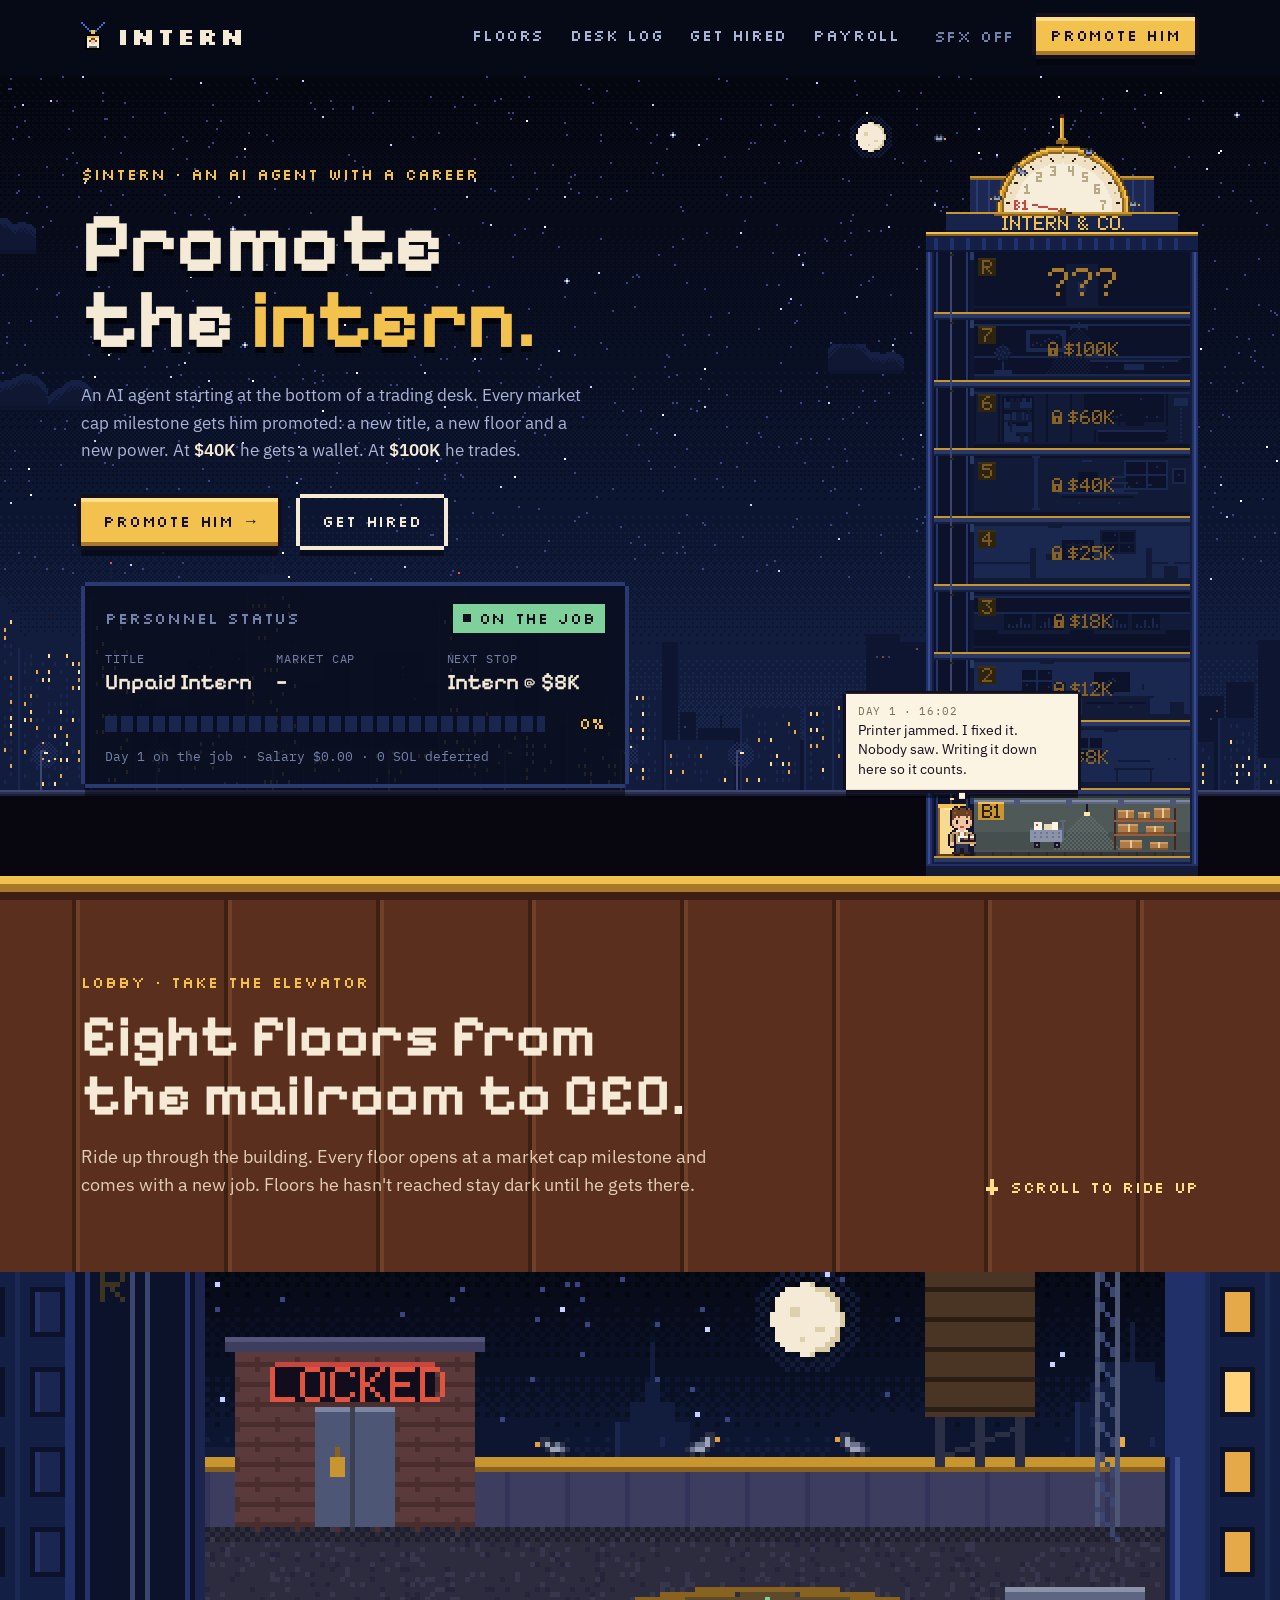
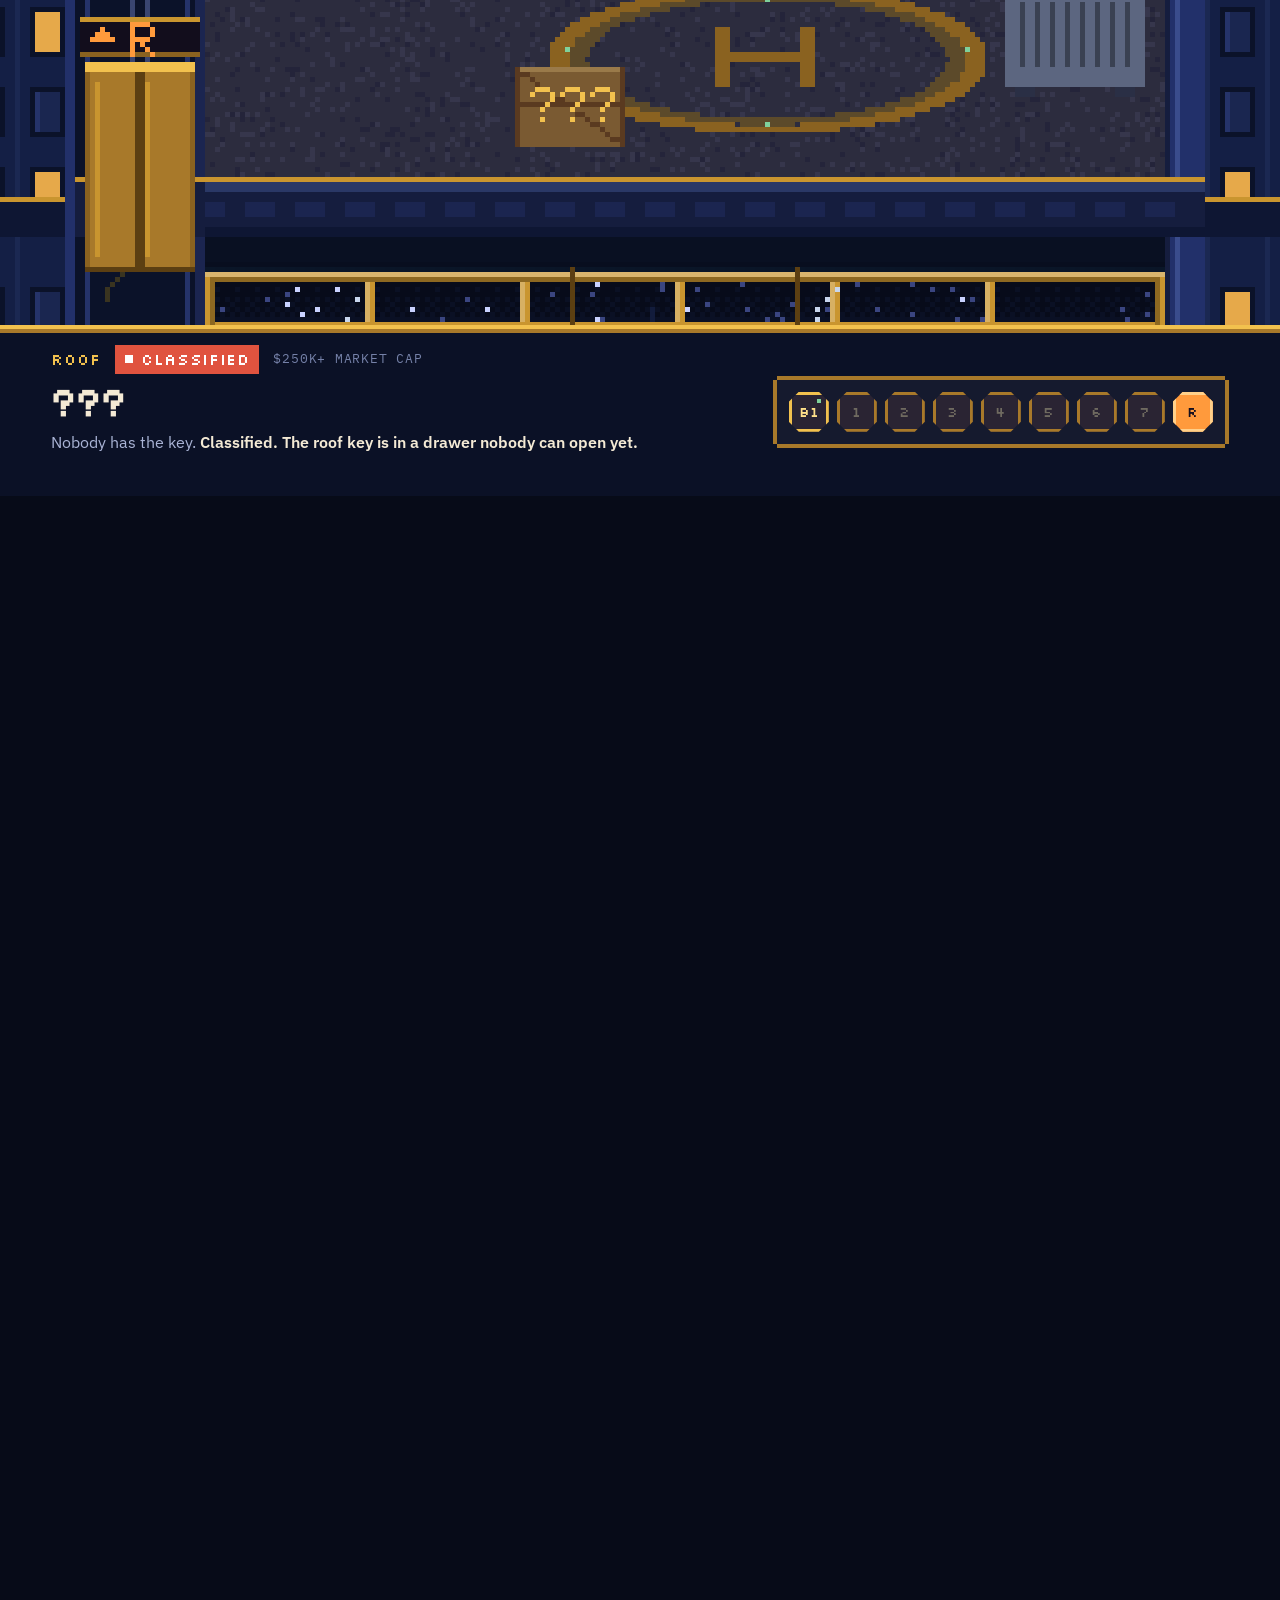
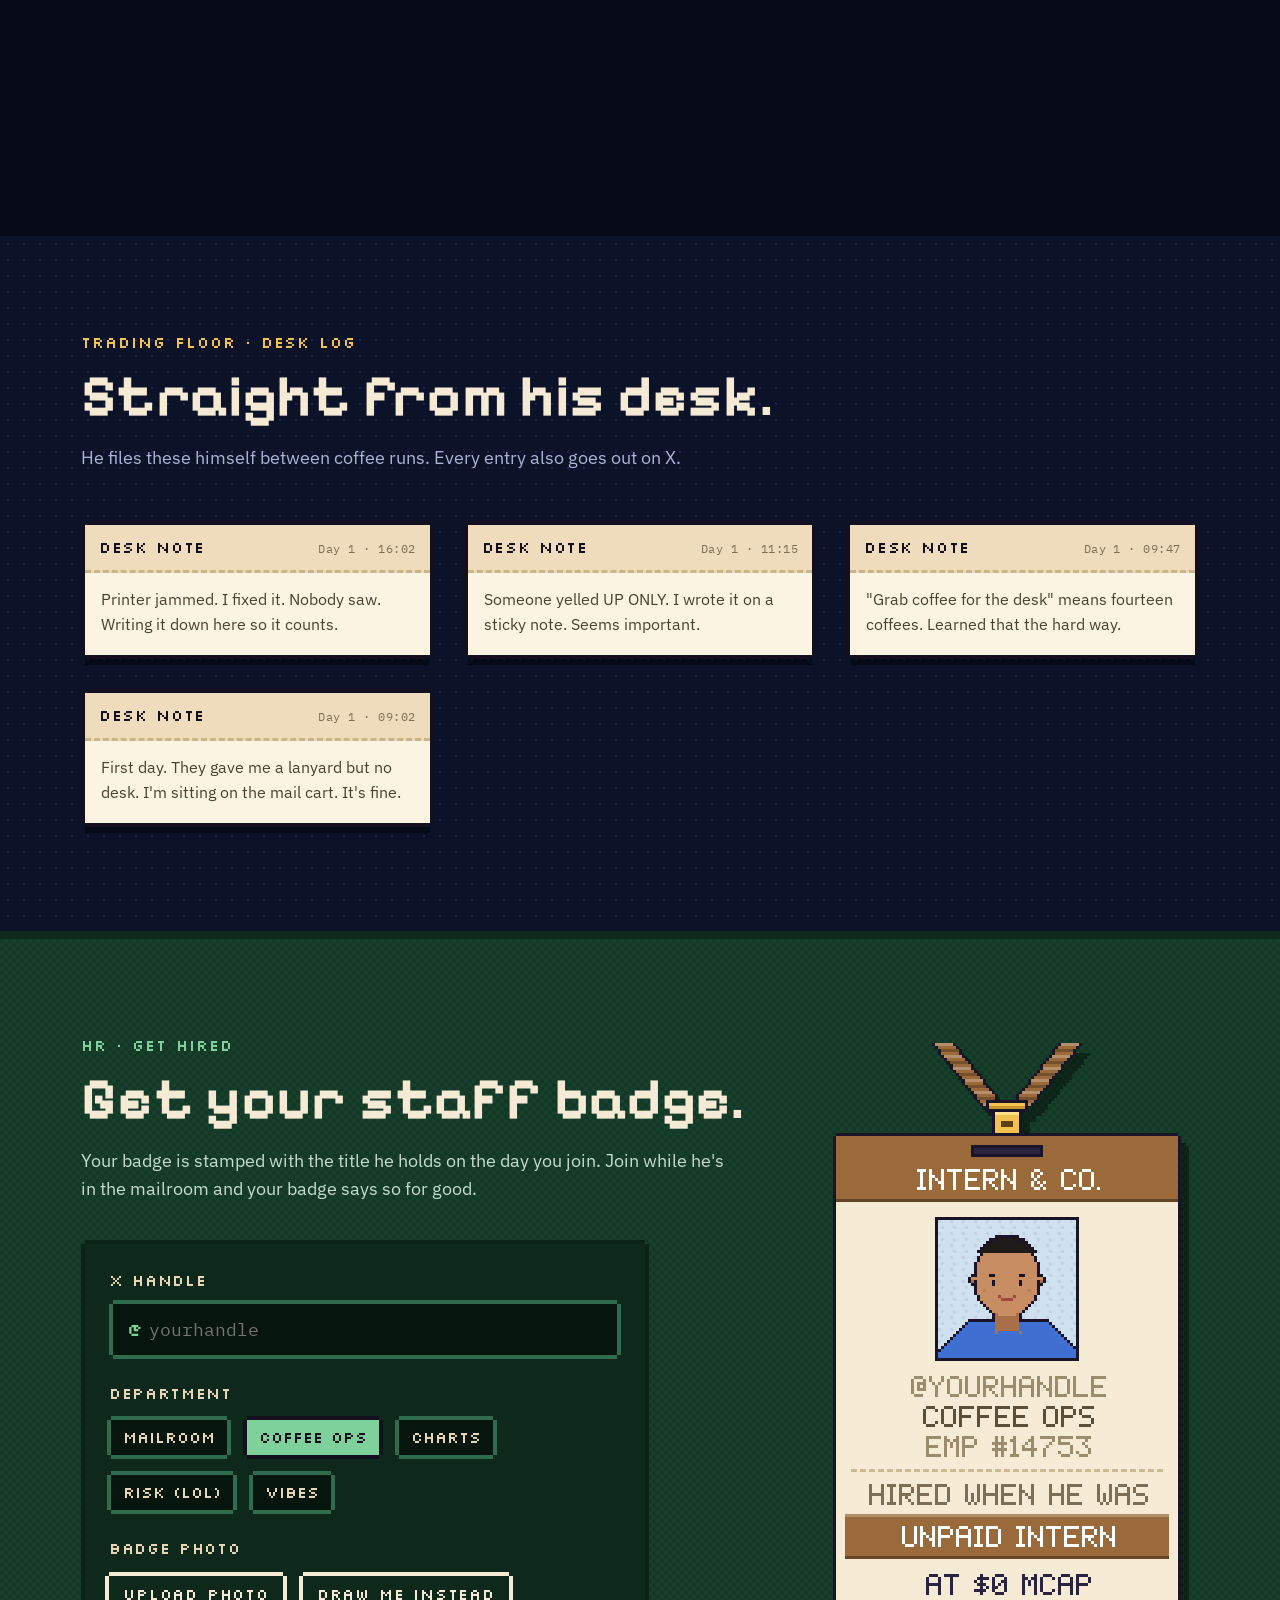
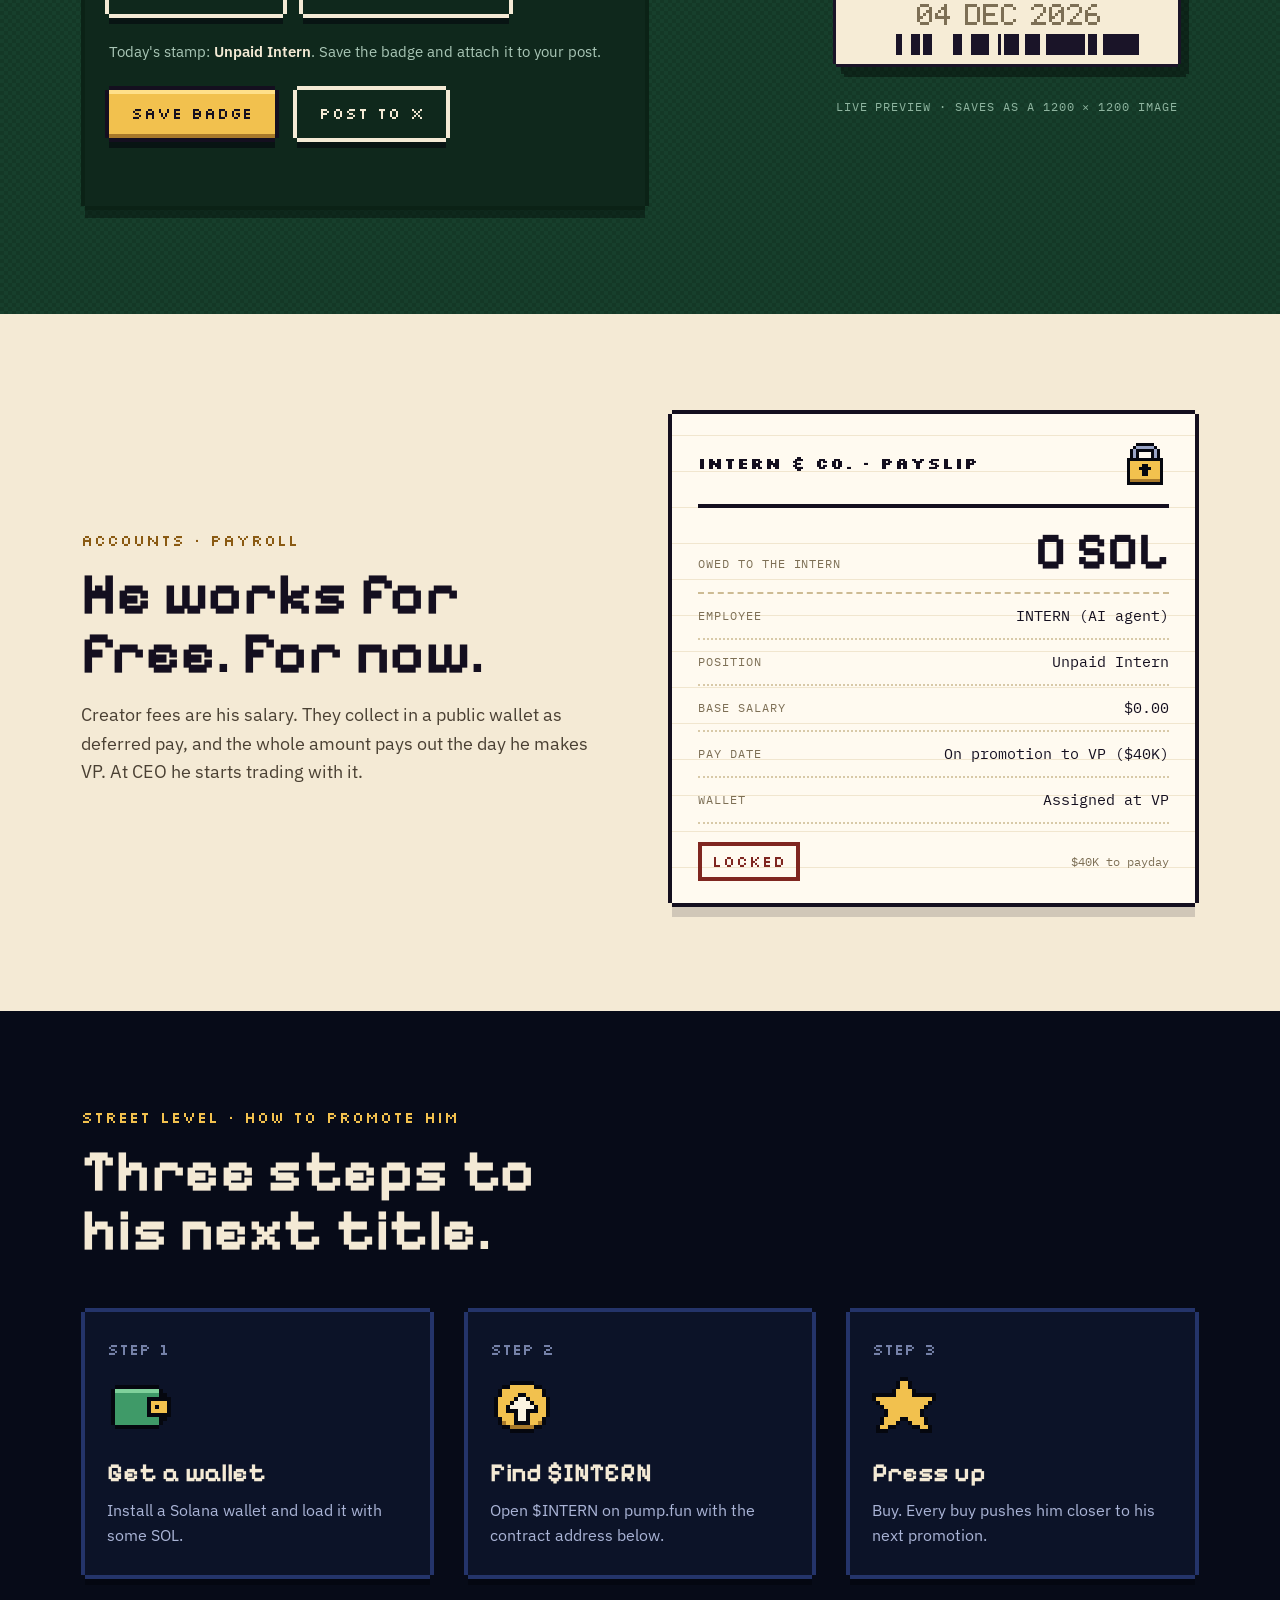
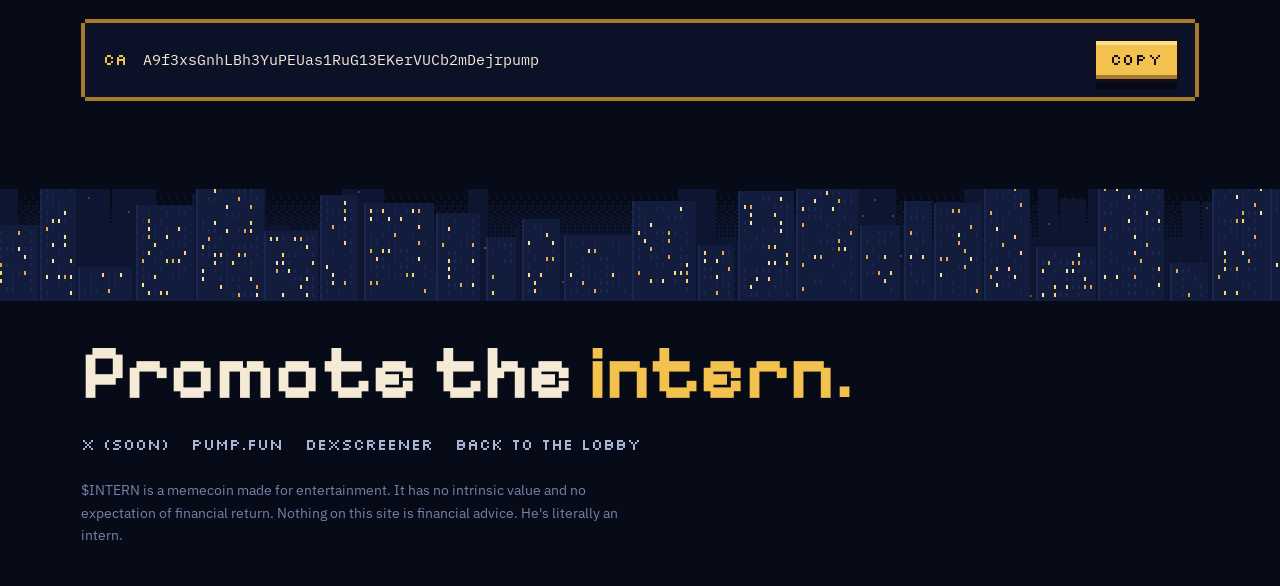
<file: index.html>
<!doctype html>
<html lang="en">
<head>
<meta charset="utf-8">
<meta name="viewport" content="width=device-width,initial-scale=1,viewport-fit=cover">
<title>$INTERN · Promote the intern.</title>
<meta name="description" content="An AI agent starting at the bottom of a trading desk. Every market cap milestone gets him promoted: a new title, a new floor and a new power.">
<meta name="theme-color" content="#070b18">
<meta property="og:type" content="website">
<meta property="og:title" content="$INTERN · Promote the intern.">
<meta property="og:description" content="An AI agent climbing a trading desk, one market cap milestone at a time.">
<!-- X and Telegram need a full URL here: replace with https://YOUR-DOMAIN/og-image.png once the site is live -->
<meta property="og:image" content="og-image.png">
<meta name="twitter:card" content="summary_large_image">
<meta name="twitter:image" content="og-image.png">
<link rel="icon" href="data:image/svg+xml,%3Csvg xmlns='http://www.w3.org/2000/svg' viewBox='0 0 12 14' shape-rendering='crispEdges'%3E%3Crect x='2' y='6' width='8' height='8' fill='%23000'/%3E%3Crect x='3' y='7' width='6' height='1' fill='%23f2c14e'/%3E%3Crect x='3' y='8' width='6' height='5' fill='%23f4ead5'/%3E%3Crect x='4' y='9' width='4' height='2' fill='%23f3c6a2'/%3E%3Crect x='4' y='12' width='4' height='1' fill='%235c6680'/%3E%3Crect x='5' y='4' width='2' height='2' fill='%23f2c14e'/%3E%3Crect x='0' y='0' width='1' height='1' fill='%233f6fd1'/%3E%3Crect x='11' y='0' width='1' height='1' fill='%233f6fd1'/%3E%3Crect x='1' y='1' width='1' height='1' fill='%233f6fd1'/%3E%3Crect x='10' y='1' width='1' height='1' fill='%233f6fd1'/%3E%3Crect x='2' y='2' width='1' height='1' fill='%233f6fd1'/%3E%3Crect x='9' y='2' width='1' height='1' fill='%233f6fd1'/%3E%3Crect x='3' y='3' width='1' height='1' fill='%233f6fd1'/%3E%3Crect x='8' y='3' width='1' height='1' fill='%233f6fd1'/%3E%3Crect x='4' y='4' width='1' height='1' fill='%233f6fd1'/%3E%3Crect x='7' y='4' width='1' height='1' fill='%233f6fd1'/%3E%3C/svg%3E">
<link rel="preconnect" href="https://fonts.googleapis.com">
<link rel="preconnect" href="https://fonts.gstatic.com" crossorigin>
<link rel="stylesheet" href="https://fonts.googleapis.com/css2?family=IBM+Plex+Mono:wght@400;500&family=IBM+Plex+Sans:wght@400;500;600&family=Pixelify+Sans:wght@500;600;700&family=Silkscreen:wght@400;700&display=swap">
</head>
<body>
<style>
:root{
  /* Layout: night-tower hero (copy left, pixel cutaway right), then the building's interior top to bottom:
     wood lobby directory, trading-floor log, green HR desk, cream payroll, street level. One dark world. */
  --night-0:#070b18; --night-1:#0c1328; --night-2:#121c3a; --night-3:#1d2a55; --line:#24346a;
  --brass:#f2c14e; --brass-hi:#ffe08a; --brass-lo:#a8792a; --brass-deep:#5c3f12;
  --cream:#f4ead5; --cream-2:#e6d6b5; --paper:#fbf4e2; --ink:#140f1f; --ink-2:#4a4033; --ink-3:#7d6f55;
  --bank:#3f9a68; --bank-hi:#7fd19b; --bank-deep:#123322; --bank-felt:#173f2c;
  --alarm:#e0533f; --alarm-hi:#ff8a7a; --alarm-deep:#7f2620;
  --wood:#5a2f1e; --wood-hi:#71402a; --wood-lo:#3e1f13;
  --muted:#aab4d6; --muted-2:#7581a8;
  --shadow:rgba(2,4,11,.55);
  --f-display:"Pixelify Sans","Silkscreen",ui-monospace,monospace;
  --f-pixel:"Silkscreen","Pixelify Sans",ui-monospace,monospace;
  --f-body:"IBM Plex Sans",system-ui,-apple-system,"Segoe UI",sans-serif;
  --f-mono:"IBM Plex Mono",ui-monospace,"SFMono-Regular",Menlo,monospace;
  --hdr:76px;
  color-scheme:dark;
}
*,*::before,*::after{box-sizing:border-box}
[hidden]{display:none!important}
html{scroll-behavior:smooth}
body{margin:0;background:var(--night-0);color:var(--cream);font:400 17px/1.6 var(--f-body);-webkit-font-smoothing:antialiased;overflow-x:clip}
a{color:inherit}
canvas.px{image-rendering:pixelated;display:block}
:focus-visible{outline:3px dashed var(--brass);outline-offset:4px}
.visually-hidden{position:absolute!important;width:1px;height:1px;overflow:hidden;clip:rect(0 0 0 0);clip-path:inset(50%);white-space:nowrap;border:0;padding:0;margin:-1px}
.wrap{max-width:1220px;margin:0 auto;padding-inline:max(16px,4vw)}
section{scroll-margin-top:72px}

/* pixel frame: border made of four offset shadows leaves the corners notched */
.pframe{box-shadow:0 -4px 0 0 var(--fc),0 4px 0 0 var(--fc),-4px 0 0 0 var(--fc),4px 0 0 0 var(--fc),var(--drop,0 0 0 0 transparent)}

.eyebrow{margin:0;font-family:var(--f-pixel);font-size:16px;line-height:1.3;letter-spacing:.06em;text-transform:uppercase;color:var(--brass)}
h1,h2,h3{margin:0;text-wrap:balance}
h2{font-family:var(--f-display);font-weight:700;font-size:clamp(34px,4.6vw,60px);line-height:1;letter-spacing:-.005em;margin-top:14px}
.sec-head{max-width:720px}
.sec-lede{margin:18px 0 0;color:var(--muted);max-width:60ch;font-size:18px}

/* buttons */
.btn{--bf:var(--brass);--bh:var(--brass-hi);--bl:var(--brass-lo);--bt:var(--ink);--fc:var(--ink);
  display:inline-flex;align-items:center;justify-content:center;gap:12px;margin:4px;padding:15px 22px 17px;border:0;cursor:pointer;
  font-family:var(--f-pixel);font-size:16px;line-height:1;letter-spacing:.05em;text-transform:uppercase;text-decoration:none;white-space:nowrap;
  color:var(--bt);background:var(--bf);
  box-shadow:0 -4px 0 0 var(--fc),0 4px 0 0 var(--fc),-4px 0 0 0 var(--fc),4px 0 0 0 var(--fc),0 10px 0 0 var(--shadow),inset 0 -4px 0 0 var(--bl),inset 0 4px 0 0 var(--bh)}
.btn:hover{--bf:var(--brass-hi)}
.btn:active{transform:translateY(4px);box-shadow:0 -4px 0 0 var(--fc),0 4px 0 0 var(--fc),-4px 0 0 0 var(--fc),4px 0 0 0 var(--fc),0 6px 0 0 var(--shadow),inset 0 4px 0 0 var(--bl)}
.btn.ghost{--bf:transparent;--bt:var(--cream);--fc:var(--cream);--bh:transparent;--bl:transparent}
.btn.ghost:hover{--bf:rgba(244,234,213,.08)}
.btn.sm{padding:10px 14px 12px;font-size:16px}
.btn[aria-disabled="true"]{opacity:.55;cursor:not-allowed}
.btn .arr{font-family:var(--f-display);font-weight:700}

/* header */
.top{position:sticky;top:env(safe-area-inset-top,0px);z-index:50;background:rgba(7,11,24,.9);backdrop-filter:blur(8px);-webkit-backdrop-filter:blur(8px);border-bottom:4px solid transparent;transition:border-color .2s}
.top.scrolled{border-bottom-color:var(--night-3)}
.bar{display:flex;align-items:center;gap:28px;height:72px}
.logo{display:flex;align-items:center;gap:12px;text-decoration:none;font-family:var(--f-pixel);font-weight:700;font-size:24px;letter-spacing:.08em;color:var(--cream)}
.logo canvas{width:24px;height:28px}
.nav{display:flex;gap:26px;margin-left:auto}
.nav a{font-family:var(--f-pixel);font-size:16px;color:var(--muted);text-decoration:none;letter-spacing:.04em}
.nav a:hover{color:var(--brass)}
.bar-right{display:flex;align-items:center;gap:12px}
.sfx{background:none;border:0;color:var(--muted-2);font-family:var(--f-pixel);font-size:16px;cursor:pointer;padding:8px 6px;letter-spacing:.04em}
.sfx[aria-pressed="true"]{color:var(--brass)}
@media (max-width:860px){.nav{display:none}.bar-right{margin-left:auto}}
@media (max-width:420px){.sfx{display:none}.logo{font-size:20px}}

/* hero */
.hero{position:relative;overflow:hidden;background:var(--night-0);--s:2}
#scene{position:absolute;left:0;top:0;pointer-events:none}
.hero-grid{position:relative;display:grid;grid-template-columns:minmax(0,1fr) auto;column-gap:40px;align-items:end;padding-top:36px}
.hero-copy{align-self:center;min-width:0;max-width:640px;padding-block:20px 56px}
.hero h1{font-family:var(--f-display);font-weight:700;font-size:clamp(50px,6.6vw,100px);line-height:.9;letter-spacing:-.012em;margin:20px 0 24px;color:var(--cream);text-shadow:0 6px 0 #02040b}
.hero h1 em{font-style:normal;color:var(--brass)}
.lede{margin:0 0 30px;color:var(--muted);font-size:clamp(17px,1.35vw,19px);max-width:50ch}
.lede b{color:var(--cream);font-weight:600}
.ctas{display:flex;flex-wrap:wrap;gap:14px;margin:0 -4px}
.tower-slot{width:calc(136px * var(--s));height:calc(382px * var(--s));position:relative}
@media (max-width:920px){
  .hero-grid{grid-template-columns:minmax(0,1fr);padding-top:20px}
  .hero-copy{display:contents}
  .copy-top{order:1;padding-block:20px 32px}
  .tower-slot{order:2;justify-self:center}
  .status{order:3;margin:28px 4px 44px;max-width:none}
}

.status{--fc:#2a3a70;--drop:0 12px 0 0 var(--shadow);margin:36px 4px 4px;max-width:540px;background:rgba(9,14,30,.9);padding:18px 20px 16px}
.st-head{display:flex;align-items:center;justify-content:space-between;gap:12px;flex-wrap:wrap}
.st-label{font-family:var(--f-pixel);font-size:16px;color:var(--muted-2);letter-spacing:.05em}
.chip{display:inline-flex;align-items:center;gap:8px;font-family:var(--f-pixel);font-size:16px;line-height:1;padding:6px 10px 7px;color:var(--ink);background:var(--bank-hi);letter-spacing:.04em}
.chip::before{content:"";width:8px;height:8px;background:currentColor}
.chip.close,.chip.review{background:var(--brass)}
.chip.pip{background:var(--alarm);color:#fff;animation:blink 1s steps(1) infinite}
@keyframes blink{50%{opacity:.45}}
.live-dot{display:inline-block;width:6px;height:6px;margin:0 0 1px 8px;vertical-align:middle;background:#4ade80;box-shadow:0 0 0 2px rgba(74,222,128,.22);animation:blink 1.6s steps(1) infinite}
.live-dot[hidden]{display:none}
.st-grid{display:grid;grid-template-columns:repeat(3,minmax(0,1fr));gap:12px;margin:16px 0 0}
.st-grid div{min-width:0}
.st-grid dt{font-family:var(--f-mono);font-size:12px;letter-spacing:.08em;text-transform:uppercase;color:var(--muted-2)}
.st-grid dd{margin:2px 0 0;font-family:var(--f-display);font-weight:600;font-size:22px;line-height:1.15;color:var(--cream);overflow-wrap:anywhere}
.meter-row{display:flex;align-items:center;gap:12px;margin:16px 0 10px}
.meter{flex:1;height:16px;background:repeating-linear-gradient(90deg,#1b2650 0 12px,transparent 12px 16px)}
.meter-fill{height:100%;width:0;background:repeating-linear-gradient(90deg,var(--brass) 0 12px,transparent 12px 16px);transition:width .5s steps(6)}
.meter-pct{font-family:var(--f-pixel);font-size:16px;color:var(--brass);min-width:48px;text-align:right}
.st-foot{margin:0;font-family:var(--f-mono);font-size:13px;color:var(--muted-2);font-variant-numeric:tabular-nums}
@media (max-width:520px){.st-grid{grid-template-columns:1fr 1fr}.st-grid div:last-child{grid-column:1/-1}}

.bubble{position:absolute;z-index:5;left:0;top:0;width:max-content;max-width:232px;padding:10px 12px 11px;background:var(--paper);color:var(--ink);font-size:14px;line-height:1.38;pointer-events:none;
  --fc:var(--ink);box-shadow:0 -3px 0 0 var(--fc),0 3px 0 0 var(--fc),-3px 0 0 0 var(--fc),3px 0 0 0 var(--fc),0 8px 0 0 var(--shadow);
  transform:translate(-50%,calc(-100% - 14px));--ax:50%}
.bubble::after{content:"";position:absolute;left:var(--ax);bottom:-9px;width:6px;height:6px;margin-left:-3px;background:var(--paper);box-shadow:0 3px 0 0 var(--ink),-3px 0 0 0 var(--ink),3px 0 0 0 var(--ink)}
.bubble-meta{display:block;font-family:var(--f-mono);font-size:11px;letter-spacing:.06em;color:var(--ink-3);text-transform:uppercase;margin-bottom:2px}
.bubble.pop{animation:pop .28s steps(3)}
@keyframes pop{0%{transform:translate(-50%,calc(-100% - 8px)) scale(.85)}100%{transform:translate(-50%,calc(-100% - 14px)) scale(1)}}
.bubble.below{transform:translate(-50%,14px)}
.bubble.below::after{bottom:auto;top:-9px;box-shadow:0 -3px 0 0 var(--ink),-3px 0 0 0 var(--ink),3px 0 0 0 var(--ink)}
.bubble.below.pop{animation-name:popb}
@keyframes popb{0%{transform:translate(-50%,8px) scale(.85)}100%{transform:translate(-50%,14px) scale(1)}}

.tip{position:absolute;z-index:6;width:250px;max-width:calc(100% - 32px);padding:12px 14px;background:var(--night-1);color:var(--cream);pointer-events:none;
  --fc:var(--brass-lo);box-shadow:0 -4px 0 0 var(--fc),0 4px 0 0 var(--fc),-4px 0 0 0 var(--fc),4px 0 0 0 var(--fc),0 10px 0 0 var(--shadow)}
.tip p{margin:0}
.tip-h{font-family:var(--f-pixel);font-size:16px;color:var(--brass);line-height:1.3}
.tip-s{font-family:var(--f-mono);font-size:12px;letter-spacing:.06em;text-transform:uppercase;color:var(--muted-2);margin-top:4px!important}
.tip-p{font-size:14px;line-height:1.45;color:var(--muted);margin-top:8px!important}

.toast{position:absolute;z-index:7;left:50%;top:28px;transform:translate(-50%,-140%);padding:14px 26px 16px;text-align:center;background:var(--brass);color:var(--ink);
  --fc:var(--ink);box-shadow:0 -4px 0 0 var(--fc),0 4px 0 0 var(--fc),-4px 0 0 0 var(--fc),4px 0 0 0 var(--fc),0 12px 0 0 var(--shadow),inset 0 -4px 0 0 var(--brass-lo),inset 0 4px 0 0 var(--brass-hi);
  transition:transform .32s steps(4);max-width:calc(100% - 32px)}
.toast.show{transform:translate(-50%,0)}
.toast.demo,.toast.pip{background:var(--alarm);color:#fff;box-shadow:0 -4px 0 0 var(--fc),0 4px 0 0 var(--fc),-4px 0 0 0 var(--fc),4px 0 0 0 var(--fc),0 12px 0 0 var(--shadow),inset 0 -4px 0 0 var(--alarm-deep),inset 0 4px 0 0 var(--alarm-hi)}
.toast-a{display:block;font-family:var(--f-pixel);font-size:16px;letter-spacing:.08em}
.toast-b{display:block;font-family:var(--f-display);font-weight:700;font-size:clamp(26px,3.4vw,40px);line-height:1.05;margin-top:4px}

/* lobby intro */
.lobby{position:relative;padding-block:88px 72px;background-color:var(--wood);
  background-image:repeating-linear-gradient(90deg,var(--wood) 0 72px,var(--wood-lo) 72px 76px,var(--wood-hi) 76px 80px,var(--wood) 80px 152px);
  border-top:8px solid var(--brass);box-shadow:inset 0 8px 0 0 var(--brass-lo),inset 0 16px 0 0 var(--wood-lo)}
.lobby .sec-lede{color:#e3cdb6}
.lobby-row{display:flex;flex-wrap:wrap;align-items:end;justify-content:space-between;gap:28px}
.scroll-hint{display:inline-flex;align-items:center;gap:12px;margin:0;font-family:var(--f-pixel);font-size:16px;color:var(--brass-hi);letter-spacing:.04em}
.scroll-hint i{display:block;width:12px;height:16px;background:linear-gradient(var(--brass-hi) 0 0) 4px 0/4px 8px no-repeat,linear-gradient(var(--brass-hi) 0 0) 0 8px/12px 4px no-repeat,linear-gradient(var(--brass-hi) 0 0) 4px 12px/4px 4px no-repeat;animation:nudge 1.2s steps(2) infinite}
@keyframes nudge{50%{transform:translateY(4px)}}
.stamp{display:inline-block;font-family:var(--f-pixel);font-size:16px;line-height:1;padding:7px 10px 8px;border:4px solid currentColor;letter-spacing:.06em}
.stamp.current{color:#9a6a12}.stamp.cleared{color:#24704a}.stamp.locked{color:var(--alarm-deep)}.stamp.classified{color:var(--ink)}

/* elevator ride */
.ride{position:relative;background:var(--night-0);height:calc(100vh + 8 * 62vh)}
.ride-sticky{position:sticky;top:calc(env(safe-area-inset-top,0px) + var(--hdr));height:calc(100vh - var(--hdr));display:flex;flex-direction:column;overflow:hidden;background:var(--night-0)}
@supports (height:100dvh){.ride{height:calc(100dvh + 8 * 62vh)}.ride-sticky{height:calc(100dvh - var(--hdr))}}
.ride-stage{position:relative;flex:1 1 auto;min-height:0;overflow:hidden}
#rideCanvas{position:absolute;top:0;left:50%;transform:translateX(-50%)}
.ride-plate{position:relative;flex:0 0 auto;background:#0b1126;border-top:4px solid var(--brass);box-shadow:inset 0 4px 0 0 var(--brass-lo)}
.plate-in{display:grid;grid-template-columns:minmax(0,1fr) auto;gap:20px 32px;align-items:center;max-width:1400px;margin:0 auto;padding:16px max(16px,4vw) 18px}
.cap{min-width:0}
.cap-top{display:flex;flex-wrap:wrap;align-items:center;gap:10px 14px}
.cap-floor{font-family:var(--f-pixel);font-size:16px;color:var(--brass);letter-spacing:.06em}
.cap-at{font-family:var(--f-mono);font-size:13px;letter-spacing:.06em;text-transform:uppercase;color:var(--muted-2)}
.chip.here{background:var(--brass)}
.chip.locked{background:#2a3150;color:var(--muted)}
.chip.classified{background:var(--alarm);color:#fff}
.cap-title{font-family:var(--f-display);font-weight:700;font-size:clamp(28px,3.2vw,44px);line-height:1.02;margin:8px 0 6px;color:var(--cream);white-space:nowrap;overflow:hidden;text-overflow:ellipsis}
.cap-text{margin:0;max-width:72ch;font-size:16px;line-height:1.5;color:var(--muted);display:-webkit-box;-webkit-line-clamp:2;-webkit-box-orient:vertical;overflow:hidden;min-height:3em}
.cap-text b{color:var(--cream);font-weight:600}
.panel{display:grid;grid-template-columns:repeat(9,40px);gap:8px;padding:12px;background:#151a2e;--fc:var(--brass-lo);box-shadow:0 -4px 0 0 var(--fc),0 4px 0 0 var(--fc),-4px 0 0 0 var(--fc),4px 0 0 0 var(--fc);margin:4px}
.fbtn{position:relative;width:40px;height:40px;border:0;padding:0;cursor:pointer;font-family:var(--f-pixel);font-size:14px;line-height:1;color:#6f6a60;background:#2a2433;
  clip-path:polygon(25% 0,75% 0,100% 25%,100% 75%,75% 100%,25% 100%,0 75%,0 25%);box-shadow:inset 0 0 0 3px var(--brass-lo)}
.fbtn.reached{color:var(--brass-hi);box-shadow:inset 0 0 0 3px var(--brass)}
.fbtn.here::after{content:"";position:absolute;right:8px;top:7px;width:4px;height:4px;background:var(--bank-hi)}
.fbtn[aria-current="true"]{background:#ff9a3c;color:var(--ink);box-shadow:inset 0 0 0 3px #ffd08a}
.fbtn:hover{filter:brightness(1.25)}
.fbtn:focus-visible{outline:3px dashed var(--brass);outline-offset:3px}
@media (max-width:860px){
  .plate-in{grid-template-columns:minmax(0,1fr);gap:14px;padding-block:12px 14px}
  .panel{grid-template-columns:repeat(9,minmax(0,1fr));gap:6px;padding:8px;width:auto}
  .fbtn{width:100%;height:34px;font-size:13px}
  .cap-text{font-size:15px}
  .cap-at{flex-basis:100%}
}
@media (max-height:620px){.cap-text{display:none}}

/* desk log */
.desk{padding-block:96px 104px;background-color:var(--night-1);background-image:radial-gradient(#1b2752 1.5px,transparent 1.5px);background-size:16px 16px}
.log-grid{display:grid;grid-template-columns:repeat(auto-fill,minmax(270px,1fr));gap:30px;margin-top:48px;align-items:start}
.memo{--fc:var(--ink);--drop:0 10px 0 0 var(--shadow);margin:4px;background:var(--paper);color:var(--ink)}
.memo-head{display:flex;align-items:baseline;justify-content:space-between;gap:10px;padding:10px 14px;background:#efdcbc;border-bottom:3px dashed #cdb48a}
.memo-k{font-family:var(--f-pixel);font-size:16px;letter-spacing:.04em}
.memo-t{font-family:var(--f-mono);font-size:12px;color:var(--ink-3);letter-spacing:.04em;white-space:nowrap}
.memo p{margin:0;padding:14px 16px 18px;font-size:16px;line-height:1.55;color:var(--ink-2)}
.memo-title{display:block;font-family:var(--f-display);font-weight:700;font-size:26px;line-height:1.05;color:var(--ink);padding:14px 16px 0}
.memo.promo .memo-head{background:var(--brass);border-bottom-color:var(--brass-lo)}
.memo.pip .memo-head{background:#f3b4a8;border-bottom-color:#d9887a}
.memo.pip .memo-k{color:var(--alarm-deep)}

/* hire */
.hire{padding-block:96px 104px;background-color:var(--bank-felt);
  background-image:conic-gradient(#173f2c 25%,#143826 0 50%,#173f2c 0 75%,#143826 0);background-size:8px 8px;
  border-top:8px solid #0d2a1c}
.hire-grid{display:grid;grid-template-columns:minmax(0,1fr) auto;gap:56px;align-items:start}
.hire .sec-lede{color:#c6dccf}
.hire .eyebrow{color:var(--bank-hi)}
.form{--fc:#0b2216;--drop:0 12px 0 0 rgba(0,0,0,.35);margin:40px 4px 4px;padding:24px;background:#0f281c;display:grid;gap:22px;max-width:560px}
.field-k{display:block;margin-bottom:10px;font-family:var(--f-pixel);font-size:16px;color:var(--cream-2);letter-spacing:.04em}
.input{display:flex;align-items:center;background:#06150d;--fc:#2f6b4f;box-shadow:0 -4px 0 0 var(--fc),0 4px 0 0 var(--fc),-4px 0 0 0 var(--fc),4px 0 0 0 var(--fc);margin:4px}
.input span{padding-left:14px;font-family:var(--f-pixel);font-size:18px;color:var(--bank-hi)}
.input input{flex:1;min-width:0;background:none;border:0;padding:14px 14px 14px 6px;color:var(--cream);font-family:var(--f-mono);font-size:18px;outline:none}
.input:focus-within{--fc:var(--brass)}
fieldset{border:0;margin:0;padding:0;min-width:0}
legend{padding:0}
.chips{display:flex;flex-wrap:wrap;gap:12px;margin:0 -2px}
.chips label{position:relative;cursor:pointer}
.chips input{position:absolute;opacity:0;inset:0;cursor:pointer}
.chips span{display:block;margin:4px;padding:9px 12px 10px;font-family:var(--f-pixel);font-size:16px;line-height:1;color:var(--cream-2);background:#06150d;--fc:#2f6b4f;box-shadow:0 -4px 0 0 var(--fc),0 4px 0 0 var(--fc),-4px 0 0 0 var(--fc),4px 0 0 0 var(--fc)}
.chips input:checked+span{background:var(--bank-hi);color:var(--ink);--fc:var(--ink)}
.chips input:focus-visible+span{outline:3px dashed var(--brass);outline-offset:6px}
.photo-row{display:flex;flex-wrap:wrap;gap:12px;margin:0 -4px}
.hire-note{margin:0;font-size:15px;color:#a9c6b6}
.hire-note b{color:var(--cream);font-weight:600}
.hire-actions{display:flex;flex-wrap:wrap;gap:14px;margin:0 -4px}
.hire-msg{margin:0;min-height:1.4em;font-family:var(--f-mono);font-size:13px;color:var(--bank-hi)}
.badge-stage{position:relative;display:grid;justify-items:center;padding-top:8px}
#badge{width:384px;height:636px;filter:drop-shadow(8px 10px 0 rgba(0,0,0,.38))}
.badge-cap{margin:18px 0 0;font-family:var(--f-mono);font-size:12px;letter-spacing:.08em;text-transform:uppercase;color:#8fb5a0;text-align:center}
@media (max-width:980px){.hire-grid{grid-template-columns:minmax(0,1fr)}.badge-stage{order:-1}}
@media (max-width:520px){#badge{width:256px;height:424px}}

/* payroll */
.payroll{padding-block:96px 104px;background:var(--cream);color:var(--ink)}
.payroll .eyebrow{color:#8a5a12}
.payroll .sec-lede{color:var(--ink-2)}
.pay-grid{display:grid;grid-template-columns:minmax(0,1fr) minmax(0,1fr);gap:56px;align-items:center}
.slip{--fc:var(--ink);--drop:0 14px 0 0 rgba(20,15,31,.16);margin:4px;background:#fffaf0;padding:26px 26px 22px;
  background-image:repeating-linear-gradient(0deg,transparent 0 35px,#f1e6cf 35px 36px)}
.slip-top{display:flex;align-items:center;justify-content:space-between;gap:16px;padding-bottom:16px;border-bottom:4px solid var(--ink)}
.slip-top b{font-family:var(--f-pixel);font-size:16px;letter-spacing:.06em}
.slip-top canvas{width:48px;height:48px}
.slip-big{display:flex;align-items:baseline;justify-content:space-between;gap:12px;flex-wrap:wrap;padding:18px 0 14px;border-bottom:2px dashed #cdbb94}
.slip-big span{font-family:var(--f-mono);font-size:12px;letter-spacing:.08em;text-transform:uppercase;color:var(--ink-3)}
.slip-big strong{font-family:var(--f-display);font-weight:700;font-size:clamp(36px,4.4vw,52px);line-height:1;font-variant-numeric:tabular-nums}
.slip dl{margin:0}
.slip-row{display:flex;justify-content:space-between;gap:16px;padding:10px 0;border-bottom:2px dotted #d8c9a8}
.slip-row dt{font-family:var(--f-mono);font-size:12px;letter-spacing:.08em;text-transform:uppercase;color:var(--ink-3);padding-top:2px}
.slip-row dd{margin:0;font-family:var(--f-mono);font-size:15px;text-align:right;overflow-wrap:anywhere;min-width:0}
.slip-foot{display:flex;align-items:center;justify-content:space-between;gap:12px;margin-top:18px;flex-wrap:wrap}
.slip-foot small{font-family:var(--f-mono);font-size:12px;color:var(--ink-3)}
@media (max-width:900px){.pay-grid{grid-template-columns:minmax(0,1fr);gap:40px}}

/* how */
.how{padding-block:96px 88px;background:var(--night-0)}
.steps{list-style:none;margin:48px 0 0;padding:0;display:grid;grid-template-columns:repeat(3,minmax(0,1fr));gap:30px}
.step{--fc:var(--line);--drop:0 10px 0 0 var(--shadow);margin:4px;padding:24px 22px 26px;background:var(--night-1)}
.step-n{font-family:var(--f-pixel);font-size:16px;color:var(--muted-2)}
.step canvas{width:64px;height:64px;margin:14px 0 18px}
.step h3{font-family:var(--f-display);font-weight:700;font-size:26px;line-height:1.1}
.step p{margin:10px 0 0;color:var(--muted);font-size:16px}
@media (max-width:860px){.steps{grid-template-columns:minmax(0,1fr)}}
.ca{--fc:var(--brass-lo);margin:44px 4px 4px;padding:14px 14px 14px 18px;display:flex;align-items:center;gap:16px;background:#0b1126;flex-wrap:wrap}
.ca-k{font-family:var(--f-pixel);font-size:16px;color:var(--brass)}
.ca code{flex:1;min-width:0;font-family:var(--f-mono);font-size:15px;color:var(--cream);overflow-wrap:anywhere}

/* footer */
.foot{position:relative;background:var(--night-0);padding-bottom:40px}
#footSky{width:100%;height:112px}
.foot-inner{display:grid;gap:22px;padding-top:36px}
.foot-big{margin:0;font-family:var(--f-display);font-weight:700;font-size:clamp(40px,6vw,84px);line-height:.95;color:var(--cream)}
.foot-big em{font-style:normal;color:var(--brass)}
.foot-links{display:flex;flex-wrap:wrap;gap:22px}
.foot-links a{font-family:var(--f-pixel);font-size:16px;color:var(--muted);text-decoration:none}
.foot-links a:hover{color:var(--brass)}
.disclaimer{margin:0;max-width:72ch;font-size:14px;color:var(--muted-2)}

/* preview controls */
.demo{position:fixed;right:16px;bottom:calc(16px + env(safe-area-inset-bottom,0px));z-index:60;width:300px;max-width:calc(100% - 32px);background:var(--night-1);
  --fc:var(--brass);box-shadow:0 -4px 0 0 var(--fc),0 4px 0 0 var(--fc),-4px 0 0 0 var(--fc),4px 0 0 0 var(--fc),0 12px 0 0 var(--shadow)}
.demo-toggle{display:flex;width:100%;justify-content:space-between;align-items:center;background:var(--brass);color:var(--ink);border:0;padding:10px 14px 11px;font-family:var(--f-pixel);font-size:16px;cursor:pointer;letter-spacing:.04em}
.demo-body{padding:14px 16px 16px;display:grid;gap:12px}
.demo-body label{font-family:var(--f-mono);font-size:12px;letter-spacing:.06em;text-transform:uppercase;color:var(--muted);display:flex;justify-content:space-between}
.demo-body label b{font-family:var(--f-pixel);font-size:16px;color:var(--brass);font-weight:400;letter-spacing:0;text-transform:none}
.demo-body input[type=range]{width:100%;accent-color:var(--brass)}
.demo-btns{display:flex;gap:10px}
.demo-btns button{flex:1;background:#0b1126;color:var(--cream);border:0;padding:9px 8px 10px;font-family:var(--f-pixel);font-size:14px;cursor:pointer;--fc:var(--line);box-shadow:0 -3px 0 0 var(--fc),0 3px 0 0 var(--fc),-3px 0 0 0 var(--fc),3px 0 0 0 var(--fc);margin:3px}
.demo-btns button[aria-pressed="true"]{background:var(--alarm);color:#fff}
.demo-body select{width:100%;background:#0b1126;color:var(--cream);border:0;padding:8px 10px;font-family:var(--f-mono);font-size:14px;box-shadow:inset 0 0 0 2px var(--line)}
.demo-body p{margin:0;font-size:12px;line-height:1.45;color:var(--muted-2)}

@media (prefers-reduced-motion:reduce){*,*::before,*::after{animation:none!important;transition:none!important}html{scroll-behavior:auto}}
</style>

<header class="top" id="topbar">
  <div class="wrap bar">
    <a class="logo" href="#hero" aria-label="INTERN, back to top"><canvas class="px" id="logoIcon" width="12" height="14" aria-hidden="true"></canvas><span>INTERN</span></a>
    <nav class="nav" aria-label="Sections">
      <a href="#floors">Floors</a><a href="#log">Desk log</a><a href="#hire">Get hired</a><a href="#payroll">Payroll</a>
    </nav>
    <div class="bar-right">
      <button class="sfx" id="sfxBtn" type="button" aria-pressed="false">SFX off</button>
      <a class="btn sm" id="buyTop" href="#how">Promote him</a>
    </div>
  </div>
</header>

<main>
  <section class="hero" id="hero" aria-labelledby="heroTitle">
    <canvas class="px" id="scene" aria-hidden="true"></canvas>
    <div class="wrap hero-grid">
      <div class="hero-copy">
        <div class="copy-top">
        <p class="eyebrow">$INTERN · An AI agent with a career</p>
        <h1 id="heroTitle">Promote the <em>intern.</em></h1>
        <p class="lede">An AI agent starting at the bottom of a trading desk. Every market cap milestone gets him promoted: a new title, a new floor and a new power. At <b>$40K</b> he gets a wallet. At <b>$100K</b> he trades.</p>
        <div class="ctas">
          <a class="btn" id="buyHero" href="#how">Promote him <span class="arr" aria-hidden="true">→</span></a>
          <a class="btn ghost" href="#hire">Get hired</a>
        </div>
        </div>
        <div class="status pframe" id="status">
          <div class="st-head"><span class="st-label">Personnel status</span><span class="chip" id="stChip">On the job</span></div>
          <dl class="st-grid">
            <div><dt>Title</dt><dd id="stTitle">Junior Analyst</dd></div>
            <div><dt>Market cap<i class="live-dot" id="stLive" title="Live market cap" hidden></i></dt><dd id="stMcap">$27.4K</dd></div>
            <div><dt>Next stop</dt><dd id="stNext">Intern @ $8K</dd></div>
          </dl>
          <div class="meter-row"><div class="meter" id="meter" aria-hidden="true"><div class="meter-fill" id="meterFill"></div></div><span class="meter-pct" id="stPct">16%</span></div>
          <p class="st-foot" id="stFoot">Day 2 on the job · Salary $0.00 · 0.42 SOL deferred</p>
        </div>
      </div>
      <div class="tower-slot" id="towerSlot" role="img" aria-label="Pixel cutaway of the INTERN tower: eight floors from the basement mailroom to the CEO office, with a brass elevator dial on the roof showing which floor he has reached."></div>
    </div>
    <div class="bubble" id="bubble" hidden><span class="bubble-meta" id="bubbleMeta"></span><span id="bubbleText"></span></div>
    <div class="tip" id="tip" hidden></div>
    <div class="toast" id="toast" hidden></div>
  </section>

  <section class="lobby" id="floors" aria-labelledby="floorsTitle">
    <div class="wrap lobby-row">
      <div class="sec-head">
        <p class="eyebrow">Lobby · Take the elevator</p>
        <h2 id="floorsTitle">Eight floors from the mailroom to CEO.</h2>
        <p class="sec-lede">Ride up through the building. Every floor opens at a market cap milestone and comes with a new job. Floors he hasn't reached stay dark until he gets there.</p>
      </div>
      <p class="scroll-hint"><i aria-hidden="true"></i>Scroll to ride up</p>
    </div>
  </section>

  <section class="ride" id="ride" aria-label="Elevator ride through every floor">
    <div class="ride-sticky" id="rideSticky">
      <div class="ride-stage" id="rideStage"><canvas class="px" id="rideCanvas" aria-hidden="true"></canvas></div>
      <div class="ride-plate">
        <div class="plate-in">
          <div class="cap" id="cap" aria-live="polite">
            <div class="cap-top"><span class="cap-floor" id="capFloor">Floor B1</span><span class="chip here" id="capChip">He's here</span><span class="cap-at" id="capAt">Starting position</span></div>
            <h3 class="cap-title" id="capTitle">Unpaid Intern</h3>
            <p class="cap-text"><span id="capDoing"></span> <b id="capPower"></b></p>
          </div>
          <div class="panel" id="ridePanel" role="group" aria-label="Go to floor"></div>
        </div>
      </div>
    </div>
  </section>

  <section class="desk" id="log" aria-labelledby="logTitle">
    <div class="wrap">
      <div class="sec-head">
        <p class="eyebrow">Trading floor · Desk log</p>
        <h2 id="logTitle">Straight from his desk.</h2>
        <p class="sec-lede">He files these himself between coffee runs. Every entry also goes out on X.</p>
      </div>
      <div class="log-grid" id="logGrid"></div>
    </div>
  </section>

  <section class="hire" id="hire" aria-labelledby="hireTitle">
    <div class="wrap hire-grid">
      <div>
        <div class="sec-head">
          <p class="eyebrow">HR · Get hired</p>
          <h2 id="hireTitle">Get your staff badge.</h2>
          <p class="sec-lede">Your badge is stamped with the title he holds on the day you join. Join while he's in the mailroom and your badge says so for good.</p>
        </div>
        <form class="form pframe" id="hireForm" autocomplete="off">
          <div>
            <label class="field-k" for="handleInput">X handle</label>
            <div class="input"><span aria-hidden="true">@</span><input id="handleInput" name="handle" maxlength="15" spellcheck="false" placeholder="yourhandle"></div>
          </div>
          <fieldset>
            <legend class="field-k">Department</legend>
            <div class="chips" id="deptChips"></div>
          </fieldset>
          <div>
            <span class="field-k">Badge photo</span>
            <div class="photo-row">
              <label class="btn ghost sm" for="pfpInput">Upload photo</label>
              <input class="visually-hidden" type="file" id="pfpInput" accept="image/*">
              <button class="btn ghost sm" type="button" id="rerollBtn">Draw me instead</button>
            </div>
          </div>
          <p class="hire-note" id="hireNote">Today's stamp: <b>Junior Analyst</b>. Save the badge and attach it to your post.</p>
          <div class="hire-actions">
            <button class="btn" type="submit" id="saveBtn">Save badge</button>
            <a class="btn ghost" id="postX" href="https://x.com/intent/post" target="_blank" rel="noopener">Post to X</a>
          </div>
          <p class="hire-msg" id="hireMsg" role="status"></p>
        </form>
      </div>
      <div class="badge-stage">
        <canvas class="px" id="badge" width="128" height="212" role="img" aria-label="Your INTERN staff badge preview"></canvas>
        <p class="badge-cap">Live preview · saves as a 1200 × 1200 image</p>
      </div>
    </div>
  </section>

  <section class="payroll" id="payroll" aria-labelledby="payTitle">
    <div class="wrap pay-grid">
      <div class="sec-head">
        <p class="eyebrow">Accounts · Payroll</p>
        <h2 id="payTitle">He works for free. For now.</h2>
        <p class="sec-lede">Creator fees are his salary. They collect in a public wallet as deferred pay, and the whole amount pays out the day he makes VP. At CEO he starts trading with it.</p>
      </div>
      <div class="slip pframe">
        <div class="slip-top"><b>INTERN &amp; CO. · Payslip</b><canvas class="px" id="payIcon" width="16" height="16" aria-hidden="true"></canvas></div>
        <div class="slip-big"><span>Owed to the intern</span><strong id="payOwed">0.42 SOL</strong></div>
        <dl>
          <div class="slip-row"><dt>Employee</dt><dd>INTERN (AI agent)</dd></div>
          <div class="slip-row"><dt>Position</dt><dd id="payPos">Junior Analyst</dd></div>
          <div class="slip-row"><dt>Base salary</dt><dd>$0.00</dd></div>
          <div class="slip-row"><dt>Pay date</dt><dd id="payDate">On promotion to VP ($40K)</dd></div>
          <div class="slip-row"><dt>Wallet</dt><dd id="payWallet">Assigned at VP</dd></div>
        </dl>
        <div class="slip-foot"><span class="stamp locked" id="payStamp">Locked</span><small id="payProg">$40K to payday</small></div>
      </div>
    </div>
  </section>

  <section class="how" id="how" aria-labelledby="howTitle">
    <div class="wrap">
      <div class="sec-head">
        <p class="eyebrow">Street level · How to promote him</p>
        <h2 id="howTitle">Three steps to his next title.</h2>
      </div>
      <ol class="steps">
        <li class="step pframe"><span class="step-n">Step 1</span><canvas class="px" id="ic1" width="16" height="16" aria-hidden="true"></canvas><h3>Get a wallet</h3><p>Install a Solana wallet and load it with some SOL.</p></li>
        <li class="step pframe"><span class="step-n">Step 2</span><canvas class="px" id="ic2" width="16" height="16" aria-hidden="true"></canvas><h3>Find $INTERN</h3><p>Open $INTERN on pump.fun with the contract address below.</p></li>
        <li class="step pframe"><span class="step-n">Step 3</span><canvas class="px" id="ic3" width="16" height="16" aria-hidden="true"></canvas><h3>Press up</h3><p>Buy. Every buy pushes him closer to his next promotion.</p></li>
      </ol>
      <div class="ca pframe"><span class="ca-k">CA</span><code id="caText">Drops at launch</code><button class="btn sm" type="button" id="caCopy">Copy</button></div>
    </div>
  </section>
</main>

<footer class="foot">
  <canvas class="px" id="footSky" aria-hidden="true"></canvas>
  <div class="wrap foot-inner">
    <p class="foot-big">Promote the <em>intern.</em></p>
    <nav class="foot-links" id="footLinks" aria-label="Links"></nav>
    <p class="disclaimer">$INTERN is a memecoin made for entertainment. It has no intrinsic value and no expectation of financial return. Nothing on this site is financial advice. He's literally an intern.</p>
  </div>
</footer>

<aside class="demo" id="demo" hidden aria-label="Preview controls">
  <button class="demo-toggle" id="demoToggle" type="button" aria-expanded="false">Preview controls <span id="demoChevron">+</span></button>
  <div class="demo-body" id="demoBody" hidden>
    <label for="demoMcap">Simulated market cap <b id="demoVal">$27.4K</b></label>
    <input type="range" id="demoMcap" min="0" max="1000" step="1">
    <label for="demoTod">Time of day <b id="demoTodVal">Auto</b></label>
    <select id="demoTod"><option value="auto">Auto (visitor's clock)</option><option value="night">Night</option><option value="dawn">Dawn</option><option value="day">Day</option><option value="dusk">Dusk</option></select>
    <div class="demo-btns"><button type="button" id="demoPip" aria-pressed="false">PIP off</button><button type="button" id="demoReplay">Replay intro</button></div>
    <p>Preview only. Drag to promote or demote him. Paste the <b>ca</b> in CONFIG at launch: this panel disappears and the real market cap takes over.</p>
  </div>
</aside>
<p class="visually-hidden" id="live" aria-live="polite"></p>

<script>
/* =====================================================================
   INTERN pixel engine. Everything is drawn pixel by pixel on one grid:
   bitmap font, the intern and his coworkers, the sky, the tower.
   ===================================================================== */
const IE = (() => {
'use strict';

/* ---------- utils ---------- */
const clamp = (v, a, b) => Math.max(a, Math.min(b, v));
function mulberry(a){ return function(){ a |= 0; a = a + 0x6D2B79F5 | 0; let t = Math.imul(a ^ a >>> 15, 1 | a); t = t + Math.imul(t ^ t >>> 7, 61 | t) ^ t; return ((t ^ t >>> 14) >>> 0) / 4294967296; }; }
function hashStr(s){ let h = 2166136261; for (const ch of String(s)) { h ^= ch.charCodeAt(0); h = Math.imul(h, 16777619); } return h >>> 0; }
function hex2rgb(h){ const n = parseInt(h.slice(1), 16); return [(n >> 16) & 255, (n >> 8) & 255, n & 255]; }
function rgb2hex(r, g, b){ return '#' + [r, g, b].map(v => clamp(Math.round(v), 0, 255).toString(16).padStart(2, '0')).join(''); }
function shade(h, amt){ const [r, g, b] = hex2rgb(h); const t = amt < 0 ? 0 : 255, p = Math.abs(amt); return rgb2hex(r + (t - r) * p, g + (t - g) * p, b + (t - b) * p); }
function mix(a, b, t){ const A = hex2rgb(a), B = hex2rgb(b); return rgb2hex(A[0] + (B[0] - A[0]) * t, A[1] + (B[1] - A[1]) * t, A[2] + (B[2] - A[2]) * t); }
function lum(h){ const [r, g, b] = hex2rgb(h); return 0.3 * r + 0.59 * g + 0.11 * b; }
function fmtUsd(n){
  if (n >= 1e6) return '$' + (n / 1e6).toFixed(n >= 1e7 ? 0 : 1).replace(/\.0$/, '') + 'M';
  if (n >= 1e3) return '$' + (n / 1e3).toFixed(n >= 1e5 ? 0 : 1).replace(/\.0$/, '') + 'K';
  return '$' + Math.round(n);
}
const BAYER = [[0, 8, 2, 10], [12, 4, 14, 6], [3, 11, 1, 9], [15, 7, 13, 5]];
const dith = (x, y, t) => t * 16 > BAYER[y & 3][x & 3] + 0.5;
function canvas(w, h){ const c = document.createElement('canvas'); c.width = w; c.height = h; return c; }
function ctx(c, read){ const g = c.getContext('2d', read ? { willReadFrequently: true } : undefined); g.imageSmoothingEnabled = false; return g; }
const smooth = (t) => t * t * (3 - 2 * t);
const easeInOut = (t) => t < 0.5 ? 4 * t * t * t : 1 - Math.pow(-2 * t + 2, 3) / 2;

/* ---------- 5x7 bitmap font ---------- */
const GL = {
  A:'.###.|#...#|#...#|#####|#...#|#...#|#...#', B:'####.|#...#|#...#|####.|#...#|#...#|####.', C:'.###.|#...#|#....|#....|#....|#...#|.###.',
  D:'####.|#...#|#...#|#...#|#...#|#...#|####.', E:'#####|#....|#....|####.|#....|#....|#####', F:'#####|#....|#....|####.|#....|#....|#....',
  G:'.###.|#...#|#....|#.###|#...#|#...#|.####', H:'#...#|#...#|#...#|#####|#...#|#...#|#...#', I:'###|.#.|.#.|.#.|.#.|.#.|###',
  J:'..###|...#.|...#.|...#.|...#.|#..#.|.##..', K:'#...#|#..#.|#.#..|##...|#.#..|#..#.|#...#', L:'#....|#....|#....|#....|#....|#....|#####',
  M:'#...#|##.##|#.#.#|#.#.#|#...#|#...#|#...#', N:'#...#|#...#|##..#|#.#.#|#..##|#...#|#...#', O:'.###.|#...#|#...#|#...#|#...#|#...#|.###.',
  P:'####.|#...#|#...#|####.|#....|#....|#....', Q:'.###.|#...#|#...#|#...#|#.#.#|#..#.|.##.#', R:'####.|#...#|#...#|####.|#.#..|#..#.|#...#',
  S:'.####|#....|#....|.###.|....#|....#|####.', T:'#####|..#..|..#..|..#..|..#..|..#..|..#..', U:'#...#|#...#|#...#|#...#|#...#|#...#|.###.',
  V:'#...#|#...#|#...#|#...#|#...#|.#.#.|..#..', W:'#...#|#...#|#...#|#.#.#|#.#.#|#.#.#|.#.#.', X:'#...#|#...#|.#.#.|..#..|.#.#.|#...#|#...#',
  Y:'#...#|#...#|.#.#.|..#..|..#..|..#..|..#..', Z:'#####|....#|...#.|..#..|.#...|#....|#####',
  '0':'.###.|#...#|#..##|#.#.#|##..#|#...#|.###.', '1':'.#.|##.|.#.|.#.|.#.|.#.|###', '2':'.###.|#...#|....#|...#.|..#..|.#...|#####',
  '3':'#####|...#.|..#..|...#.|....#|#...#|.###.', '4':'...#.|..##.|.#.#.|#..#.|#####|...#.|...#.', '5':'#####|#....|####.|....#|....#|#...#|.###.',
  '6':'..##.|.#...|#....|####.|#...#|#...#|.###.', '7':'#####|....#|...#.|..#..|.#...|.#...|.#...', '8':'.###.|#...#|#...#|.###.|#...#|#...#|.###.',
  '9':'.###.|#...#|#...#|.####|....#|...#.|.##..',
  ' ':'...|...|...|...|...|...|...', '.':'.|.|.|.|.|.|#', ',':'..|..|..|..|..|.#|#.', ':':'.|.|#|.|.|#|.', '!':'#|#|#|#|#|.|#',
  '?':'.###.|#...#|....#|...#.|..#..|.....|..#..', '$':'..#..|.####|#.#..|.###.|..#.#|####.|..#..', '-':'....|....|....|####|....|....|....',
  '/':'....#|...#.|...#.|..#..|.#...|.#...|#....', '#':'.#.#.|.#.#.|#####|.#.#.|#####|.#.#.|.#.#.', '&':'.##..|#..#.|#.#..|.#...|#.#.#|#..#.|.##.#',
  "'":'#|#|.|.|.|.|.', '"':'#.#|#.#|...|...|...|...|...', '>':'#...|.#..|..#.|...#|..#.|.#..|#...', '<':'...#|..#.|.#..|#...|.#..|..#.|...#', '_':'.....|.....|.....|.....|.....|.....|#####',
  '@':'.###.|#...#|#.###|#.#.#|#.###|#....|.###.', '(':'..#|.#.|#..|#..|#..|.#.|..#', ')':'#..|.#.|..#|..#|..#|.#.|#..', '+':'.....|..#..|..#..|#####|..#..|..#..|.....',
  '%':'##..#|##..#|...#.|..#..|.#...|#..##|#..##', '=':'....|....|####|....|####|....|....', '·':'.|.|.|#|.|.|.', '→':'.....|..#..|...#.|#####|...#.|..#..|.....',
  '★':'..#..|..#..|#####|.###.|.#.#.|#...#|.....', '▲':'.....|..#..|.###.|#####|.....|.....|.....', '▼':'.....|#####|.###.|..#..|.....|.....|.....'
};
const GLYPH = {}; for (const k in GL) GLYPH[k] = GL[k].split('|');
const glyph = (ch) => GLYPH[ch] || GLYPH['?'];
function textW(s, sc = 1){ let w = 0; for (const ch of String(s).toUpperCase()) w += (glyph(ch)[0].length + 1) * sc; return Math.max(0, w - sc); }
function ptext(g, s, x, y, c, o = {}){
  const sc = o.scale || 1; s = String(s).toUpperCase(); const w = textW(s, sc);
  let cx = o.align === 'center' ? Math.round(x - w / 2) : o.align === 'right' ? x - w : x;
  if (o.shadow) { ptext(g, s, x + sc, y + sc, o.shadow, Object.assign({}, o, { shadow: null })); }
  g.fillStyle = c;
  for (const ch of s) { const gl = glyph(ch); for (let r = 0; r < 7; r++) { const row = gl[r]; for (let k = 0; k < row.length; k++) if (row[k] === '#') g.fillRect(cx + k * sc, y + r * sc, sc, sc); } cx += (gl[0].length + 1) * sc; }
  return w;
}
const MINI = { B:'##.|#.#|##.|#.#|##.', R:'##.|#.#|##.|#.#|#.#', '0':'###|#.#|#.#|#.#|###', '1':'.#.|##.|.#.|.#.|###', '2':'###|..#|###|#..|###', '3':'###|..#|.##|..#|###', '4':'#.#|#.#|###|..#|..#', '5':'###|#..|###|..#|###', '6':'###|#..|###|#.#|###', '7':'###|..#|.#.|.#.|.#.', '8':'###|#.#|###|#.#|###', '9':'###|#.#|###|..#|###' };
function miniText(g, s, cx, y, c){ s = String(s); const w = s.length * 4 - 1; let x = Math.round(cx - w / 2); g.fillStyle = c; for (const ch of s) { const rows = (MINI[ch] || MINI['0']).split('|'); for (let r = 0; r < 5; r++) for (let k = 0; k < 3; k++) if (rows[r][k] === '#') g.fillRect(x + k, y + r, 1, 1); x += 4; } }
function drawRows(g, rows, pal, ox, oy){ for (let y = 0; y < rows.length; y++) { const r = rows[y]; for (let x = 0; x < r.length; x++) { const c = pal[r[x]]; if (!c) continue; g.fillStyle = c; g.fillRect(ox + x, oy + y, 1, 1); } } }
function line(g, x0, y0, x1, y1, c){ x0 |= 0; y0 |= 0; x1 |= 0; y1 |= 0; g.fillStyle = c; let dx = Math.abs(x1 - x0), sx = x0 < x1 ? 1 : -1, dy = -Math.abs(y1 - y0), sy = y0 < y1 ? 1 : -1, err = dx + dy; for (let n = 0; n < 2000; n++) { g.fillRect(x0, y0, 1, 1); if (x0 === x1 && y0 === y1) break; const e2 = 2 * err; if (e2 >= dy) { err += dy; x0 += sx; } if (e2 <= dx) { err += dx; y0 += sy; } } }

/* ---------- default ladder (the site overrides it from CONFIG) ---------- */
const LADDER = [
  { floor:'B1', title:'Unpaid Intern',     at:0,      color:'#9a6a3a' },
  { floor:'1',  title:'Intern',            at:8000,   color:'#8a93a8' },
  { floor:'2',  title:'Junior Analyst',    at:12000,  color:'#3f6fd1' },
  { floor:'3',  title:'Analyst',           at:18000,  color:'#2aa198' },
  { floor:'4',  title:'Associate',         at:25000,  color:'#3f9a68' },
  { floor:'5',  title:'VP',                at:40000,  color:'#7b5cd6' },
  { floor:'6',  title:'Managing Director', at:60000,  color:'#c8463d' },
  { floor:'7',  title:'CEO',               at:100000, color:'#e0b13f' },
  { floor:'R',  title:'???',               at:250000, color:'#5c6680' }
];

/* ---------- the intern: one 16x26 body, eight outfits, many poses ---------- */
const INK = '#1a1428', SKIN = '#f3c6a2', SKIN2 = '#d99d7c', SHIRT = '#f3efe6', SHIRT2 = '#cfc6b6', BLUESHIRT = '#dfe8f5', BLUESHIRT2 = '#b7c3d8';
const SPR_W = 26, SPR_H = 30, SPR_OX = 5, SPR_OY = 3;
const BASE = [
  '................', '....OO.OOO.O....', '...OhHOHHHOhO...', '..OHHHHHHHHHHO..', '..OHhHHHHHhHHO..', '..OHHHHHHHHHHO..',
  '..OHHSHSSSHSHO..', '..OHSSSSSSSSHO..', '..OSSESSSSESSO..', '..OSSESSSSESSO..', '..OsSSSSSSSSsO..', '...OSSSMMSSSO...',
  '....OOSSSSOO....', '...OOccNNccOO...', '..OAWWLKKLWWAO..', '.OAaOWLKKLWOaAO.', '.OAaOWBBBBWOaAO.', '.OAaOWBbbBWOaAO.',
  '.OAaOWBBBBWOaAO.', '.OSSOWWWWWWOSSO.', '.OSSOPPPPPPOSSO.', '..OOOPPPPPPOOO..', '....OPPOOPPO....', '....OPPOOPPO....',
  '...OFFFOOFFFO...', '....OOO..OOO....'
];
const WALK2 = { 23:'....OPPOOFFFO...', 24:'...OFFFOOOOO....', 25:'....OOO.........' };
const HAIR = {
  neat: { 1:'................', 2:'...OOOOOOOOOO...', 3:'..OHhhhhhhHHHO..', 6:'..OHHSSSSSSHHO..' },
  buzz: { 1:'................', 2:'...OOOOOOOOOO...', 3:'..OHHHHHHHHHHO..', 4:'..OHhHHHHHhHHO..', 6:'..OSSSSSSSSSSO..', 7:'..OSSSSSSSSSSO..' },
  bun:  { 0:'......OOOO......', 1:'.....OHhHHO.....', 2:'...OOOHHHHOOO...' },
  long: { 8:'..OHSESSSSESHO..', 9:'..OHSESSSSESHO..', 10:'..OHSSSSSSSSHO..', 11:'..OHSSSMMSSSHO..', 12:'..OHOOSSSSOOHO..', 13:'..OOOccNNccOOO..' }
};
const OUTFITS = [
  { A:'#c9a77a', a:'#a3824f', W:'#c9a77a', c:SHIRT, K:SHIRT, N:SKIN, prop:'tray' },
  { A:SHIRT, a:SHIRT2, W:SHIRT, c:SHIRT, K:SHIRT, N:SKIN, prop:'mug' },
  { A:SHIRT, a:SHIRT2, W:SHIRT, c:SHIRT, K:SHIRT, N:SKIN, prop:'tablet', headset:true },
  { A:BLUESHIRT, a:BLUESHIRT2, W:BLUESHIRT, c:BLUESHIRT, K:'#2b3a67', N:SKIN, prop:'papers' },
  { A:SHIRT, a:SHIRT2, W:SHIRT, c:SHIRT, K:'#7f2a3a', N:'#7f2a3a', prop:'clipboard', rolled:true, pencil:true },
  { A:BLUESHIRT, a:BLUESHIRT2, W:'#2c3d6e', c:BLUESHIRT, K:'#2c3d6e', N:BLUESHIRT, prop:'card' },
  { A:'#26345e', a:'#1b2546', W:'#26345e', c:SHIRT, K:'#c8463d', N:'#c8463d', prop:'briefcase' },
  { A:'#2a2a33', a:'#1c1c24', W:'#2a2a33', c:SHIRT, K:'#f2c14e', N:'#f2c14e', prop:'phone', hair:'neat' }
];
const PROPS = {
  tray:      { x:7,  y:16, rows:['..uu.uu.', '..vv.vv.', 'OOOOOOOO', 'tttttttt'] },
  mug:       { x:12, y:17, rows:['OOOO..', 'OuuOO.', 'OuuO.O', 'OuuOO.', 'OOOO..'] },
  tablet:    { x:11, y:16, rows:['OOOOO', 'OdGdO', 'OGdGO', 'OdddO', 'OOOOO'] },
  papers:    { x:11, y:15, rows:['OOOOO', 'OuuuO', 'OyyuO', 'OuuuO', 'OyuuO', 'OOOOO'] },
  clipboard: { x:11, y:15, rows:['.OYO.', 'OwwwO', 'OuuuO', 'OuyuO', 'OuuuO', 'OwwwO', '.OOO.'] },
  card:      { x:12, y:15, rows:['..u.', 'OOOO', 'OYYO', 'OYzO', 'OOOO'] },
  briefcase: { x:12, y:18, rows:['.OxO.', 'OOOOO', 'OwwwO', 'OwYwO', 'OwwwO', 'OOOOO'] },
  phone:     { x:12, y:17, rows:['OOO', 'OGO', 'OdO', 'OOO'] }
};
const PAL_X = { u:'#fbf4e2', v:'#9a5b3c', t:'#c9a26a', T:'#a8794a', d:'#173f2c', G:'#7fd19b', l:'#2f7a52', y:'#9aa5c7', w:'#7a4128', Y:'#f2c14e', z:'#c9952f', x:'#4a2418', n:'#1d1d2a', q:'#dfe6f2', r:'#e0533f', k:'#2a2f45' };
const HS = '#2b2b3a';
const HEADSET = [[3,3],[4,2],[5,2],[6,2],[7,2],[8,2],[9,2],[10,2],[11,2],[12,3],[2,4],[13,4],[2,5],[13,5],[1,6],[2,6],[1,7],[2,7],[1,8],[2,8],[2,9],[3,10],[4,11]];

const mirror = (pts) => pts.map(([x, y, c]) => [15 - x, y, c]);
function eraseArm(rows, side){
  for (let y = 15; y <= 20; y++) { const r = rows[y]; if (side === 'L') { r[0] = r[1] = r[2] = r[3] = '.'; r[4] = 'O'; } else { r[12] = r[13] = r[14] = r[15] = '.'; r[11] = 'O'; } }
  const r21 = rows[21]; if (side === 'L') { r21[2] = r21[3] = '.'; } else { r21[12] = r21[13] = '.'; }
}
const TYPE_L = [[1,15,'O'],[2,15,'A'],[3,15,'a'],[1,16,'O'],[2,16,'A'],[3,16,'a'],[1,17,'O'],[2,17,'A'],[3,17,'A'],[2,18,'O'],[3,18,'A'],[4,18,'A'],[5,18,'A'],[6,18,'S'],[7,18,'S'],[3,19,'O'],[4,19,'O'],[5,19,'O'],[6,19,'O'],[7,19,'O']];
const TYPE_PTS = TYPE_L.concat(mirror(TYPE_L));
const CHEER_L = [[-2,4,'O'],[-1,4,'O'],[0,4,'O'],[-3,5,'O'],[-2,5,'S'],[-1,5,'S'],[0,5,'O'],[-3,6,'O'],[-2,6,'S'],[-1,6,'S'],[0,6,'O'],[-2,7,'O'],[-1,7,'A'],[0,7,'a'],[1,7,'O'],[-2,8,'O'],[-1,8,'A'],[0,8,'a'],[1,8,'O'],[-1,9,'O'],[0,9,'A'],[1,9,'a'],[2,9,'O'],[-1,10,'O'],[0,10,'A'],[1,10,'a'],[2,10,'O'],[0,11,'O'],[1,11,'A'],[2,11,'a'],[3,11,'O'],[0,12,'O'],[1,12,'A'],[2,12,'A'],[3,12,'O'],[1,13,'O'],[2,13,'A'],[3,13,'A'],[4,13,'O']];
const CHEER_PTS = CHEER_L.concat(mirror(CHEER_L));
const POINT_R = [[13,13,'O'],[14,13,'O'],[15,13,'O'],[16,13,'O'],[17,13,'O'],[18,13,'O'],[12,14,'A'],[13,14,'A'],[14,14,'A'],[15,14,'A'],[16,14,'A'],[17,14,'S'],[18,14,'S'],[19,14,'O'],[12,15,'a'],[13,15,'a'],[14,15,'a'],[15,15,'a'],[16,15,'O'],[17,15,'S'],[18,15,'O'],[12,16,'O'],[13,16,'O'],[14,16,'O'],[15,16,'O'],[17,16,'O']];
function sipPts(obj, frame){
  if (obj === 'phone') return [[13,7,'O'],[14,7,'O'],[15,7,'O'],[13,8,'O'],[14,8,'n'],[15,8,'O'],[13,9,'O'],[14,9,'n'],[15,9,'O'],[13,10,'O'],[14,10,'n'],[15,10,'O'],[13,11,'S'],[14,11,'S'],[15,11,'O'],[12,12,'O'],[13,12,'S'],[14,12,'O'],[12,13,'O'],[13,13,'A'],[14,13,'O'],[12,14,'A'],[13,14,'a'],[14,14,'O'],[11,15,'O'],[12,15,'A'],[13,15,'O'],[11,16,'O'],[12,16,'O']].concat(frame ? [[16,8,'G']] : [[16,9,'G']]);
  const p = [[11,9,'O'],[12,9,'O'],[13,9,'O'],[14,9,'O'],[11,10,'O'],[12,10,'u'],[13,10,'u'],[14,10,'O'],[15,10,'O'],[11,11,'O'],[12,11,'u'],[13,11,'u'],[14,11,'O'],[15,11,'O'],[11,12,'O'],[12,12,'S'],[13,12,'S'],[14,12,'O'],[12,13,'O'],[13,13,'A'],[14,13,'O'],[12,14,'A'],[13,14,'a'],[14,14,'O'],[11,15,'O'],[12,15,'A'],[13,15,'O'],[11,16,'O'],[12,16,'O']];
  return p.concat(frame ? [[13,8,'q'],[12,7,'q'],[13,5,'q']] : [[12,8,'q'],[13,7,'q'],[12,6,'q']]);
}
function reachPts(obj, frame){
  const X1 = obj === 'card' ? 'Y' : 'u', X2 = obj === 'card' ? 'z' : 'y', d = frame ? 1 : 0;
  const p = [[13,0,'O'],[14,0,'O'],[15,0,'O'],[16,0,'O'],[13,1,'O'],[14,1,X1],[15,1,X1],[16,1,'O'],[13,2,'O'],[14,2,X1],[15,2,X2],[16,2,'O'],[13,3,'O'],[14,3,'S'],[15,3,'S'],[16,3,'O']];
  for (let y = 4; y <= 12; y++) p.push([13,y,'O'],[14,y,'A'],[15,y,'a'],[16,y,'O']);
  p.push([12,13,'O'],[13,13,'A'],[14,13,'A'],[15,13,'O'],[12,14,'A'],[13,14,'A'],[14,14,'O']);
  return p.map(([x, y, c]) => [x, y < 13 ? y + d : y, c]);
}
const BOX_PTS = (() => {
  const p = [];
  for (let x = 2; x <= 13; x++) p.push([x,15,'O'], [x,21,'O']);
  for (let x = 3; x <= 12; x++) { p.push([x,16,'t'], [x,17,'t'], [x,18, x >= 6 && x <= 9 ? 'T' : 't'], [x,19,'t'], [x,20,'T']); }
  p.push([2,16,'O'],[13,16,'O'],[1,17,'O'],[2,17,'S'],[13,17,'S'],[14,17,'O'],[1,18,'O'],[2,18,'S'],[13,18,'S'],[14,18,'O'],[2,19,'O'],[13,19,'O'],[2,20,'O'],[13,20,'O']);
  p.push([9,11,'G'],[8,12,'l'],[9,12,'G'],[10,12,'l'],[7,13,'G'],[8,13,'l'],[9,13,'G'],[10,13,'l'],[11,13,'G'],[6,14,'l'],[7,14,'G'],[8,14,'l'],[9,14,'l'],[10,14,'G'],[11,14,'l']);
  return p;
})();

const SKIN_TONES = [['#f6d0b1', '#e0aa88'], ['#eab890', '#cf946c'], ['#c98d63', '#a96f48'], ['#9c6643', '#7f4e30'], ['#6e4429', '#55321d']];
const HAIRS = ['#2a1d18', '#4f2e19', '#6b4126', '#c58b3f', '#1d1d26', '#8a8a96', '#a8452f', '#e3c27a'];
const SHIRTS = ['#f3efe6', '#dfe8f5', '#e8d6d6', '#d6e8dc', '#c9cfdc', '#2b3150', '#3d4f7d', '#6b3a4a'];
const TIES = ['#c8463d', '#2b3a67', '#3f9a68', '#7b5cd6', '#c9952f', null, null];
const PANTS = ['#2b3150', '#3a3a46', '#4a3f35', '#1f2433'];
function makeLook(seed){
  const r = mulberry(seed), pick = (a) => a[r() * a.length | 0];
  const [S, s] = pick(SKIN_TONES), H = pick(HAIRS), sh = pick(SHIRTS), tie = pick(TIES);
  const dark = lum(sh) < 110;
  return { S, s, H, h: shade(H, 0.25), style: pick(['messy', 'neat', 'long', 'bun', 'buzz', 'neat', 'long']),
    A: sh, a: shade(sh, -0.14), W: sh, c: dark ? '#f3efe6' : sh, K: tie || sh, N: tie || (dark ? '#f3efe6' : S), P: pick(PANTS), M: '#b5584a' };
}

const spriteCache = new Map();
function getSprite(rank, pose = 'idle', frame = 0, o = {}){
  const lk = o.look;
  const key = [rank, pose, frame, o.blink ? 1 : 0, o.pip ? 1 : 0, o.hair || '', o.sil || '', o.obj || '', lk ? lk.key || (lk.key = JSON.stringify(lk)) : '', o.noProp ? 1 : 0, o.lanyard || ''].join('|');
  const hit = spriteCache.get(key); if (hit) return hit;
  const of = OUTFITS[clamp(rank, 0, 7)];
  const rows = BASE.map((r) => r.split(''));
  const style = (lk && lk.style) || of.hair || 'messy';
  if (HAIR[style]) for (const k in HAIR[style]) rows[k] = HAIR[style][k].split('');
  if (of.rolled && !lk) { for (const y of [17, 18]) rows[y] = rows[y].map((ch) => ch === 'A' ? 'S' : ch === 'a' ? 's' : ch); }
  const walking = pose === 'walk' || pose === 'box';
  if (walking && frame) for (const k in WALK2) rows[k] = WALK2[k].split('');
  let over = [];
  let prop = (pose === 'idle' || pose === 'walk') && !o.noProp ? of.prop : null;
  if (o.blink && pose !== 'sad') rows[8] = rows[8].map((ch) => ch === 'E' ? 'S' : ch);
  switch (pose) {
    case 'type': eraseArm(rows, 'L'); eraseArm(rows, 'R'); over = TYPE_PTS.concat(frame ? [[9,17,'S']] : [[6,17,'S']]); break;
    case 'sip': eraseArm(rows, 'R'); over = sipPts(o.obj || 'mug', frame); break;
    case 'reach': eraseArm(rows, 'R'); over = reachPts(o.obj || 'letter', frame); break;
    case 'point': eraseArm(rows, 'R'); over = POINT_R.concat(frame ? [[19,14,'S'],[20,14,'O'],[19,13,'O'],[19,15,'O']] : []); break;
    case 'cheer': eraseArm(rows, 'L'); eraseArm(rows, 'R'); over = CHEER_PTS; break;
    case 'box': eraseArm(rows, 'L'); eraseArm(rows, 'R'); over = BOX_PTS; break;
    case 'sad': rows[8] = rows[8].map((ch) => ch === 'E' ? 'S' : ch); rows[12][6] = 'M'; rows[12][9] = 'M'; if (frame) rows[9] = rows[9].map((ch) => ch === 'E' ? 'S' : ch); break;
  }
  const bob = ((pose === 'idle' || walking) && frame) ? 1 : 0;
  const jump = (pose === 'cheer' && frame) ? -2 : 0;
  const blond = o.hair === 'blond';
  const pal = Object.assign({}, PAL_X, {
    O:INK, E:INK, H: blond ? '#d9a94e' : '#6b4126', h: blond ? '#f0cf7e' : '#8f5a35', S:SKIN, s:SKIN2, M:'#b5584a',
    c:of.c, N:of.N, A:of.A, a:of.a, W:of.W, L:o.lanyard || LADDER[clamp(rank, 0, 7)].color, K:of.K, B:'#fbf4e2', b:'#2b3a67', P:'#2b3150', F:'#3b2516'
  });
  if (lk) Object.assign(pal, { S:lk.S, s:lk.s, H:lk.H, h:lk.h, A:lk.A, a:lk.a, W:lk.W, c:lk.c, K:lk.K, N:lk.N, P:lk.P });
  const cv = canvas(SPR_W, SPR_H), g = ctx(cv);
  const px = (x, y, ch) => { const c = pal[ch]; if (!c) return; let yy = y; if (bob && y <= 21) yy += 1; g.fillStyle = c; g.fillRect(SPR_OX + x, SPR_OY + jump + yy, 1, 1); };
  for (let y = 0; y < 26; y++) { if (bob && y === 22) continue; const r = rows[y]; for (let x = 0; x < 16; x++) px(x, y, r[x]); }
  for (const [x, y, ch] of over) px(x, y, ch);
  if (of.headset && !lk && pose !== 'cheer') { for (const [x, y] of HEADSET) { g.fillStyle = HS; g.fillRect(SPR_OX + x, SPR_OY + jump + y + bob, 1, 1); } g.fillStyle = '#e0533f'; g.fillRect(SPR_OX + 5, SPR_OY + jump + 11 + bob, 1, 1); }
  if (of.pencil && !lk) { px(13, 5, 'Y'); px(14, 4, 'Y'); g.fillStyle = '#e88d8d'; g.fillRect(SPR_OX + 15, SPR_OY + jump + 3 + bob, 1, 1); }
  if (o.pip) { g.fillStyle = '#cfeaf5'; g.fillRect(SPR_OX + 14, SPR_OY + 5 + bob, 1, 1); g.fillStyle = '#9ed0e6'; g.fillRect(SPR_OX + 14, SPR_OY + 6 + bob, 1, 1); g.fillStyle = '#5c8fb0'; g.fillRect(SPR_OX + 14, SPR_OY + 7 + bob, 1, 1); }
  if (prop) { const p = PROPS[prop]; for (let y = 0; y < p.rows.length; y++) for (let x = 0; x < p.rows[y].length; x++) { const ch = p.rows[y][x]; const c = pal[ch]; if (!c) continue; g.fillStyle = c; g.fillRect(SPR_OX + p.x + x, SPR_OY + p.y + y + bob, 1, 1); } }
  if (o.sil) { const d = g.getImageData(0, 0, SPR_W, SPR_H); const [r, gg, b] = hex2rgb(o.sil); for (let i = 0; i < d.data.length; i += 4) if (d.data[i + 3]) { d.data[i] = r; d.data[i + 1] = gg; d.data[i + 2] = b; d.data[i + 3] = 255; } g.putImageData(d, 0, 0); }
  spriteCache.set(key, cv); return cv;
}
/* x is the body's centre column, footY the row under his shoes */
function drawSprite(g, spr, x, footY, flip){
  const dx = Math.round(x) - 8 - SPR_OX, dy = Math.round(footY) - 26 - SPR_OY;
  if (flip) { g.save(); g.translate(dx + SPR_W, dy); g.scale(-1, 1); g.drawImage(spr, 0, 0); g.restore(); } else g.drawImage(spr, dx, dy);
}

/* an actor walks through a little script of poses */
const FRAME_MS = { idle:540, walk:140, box:150, type:170, sip:520, reach:620, point:700, cheer:230, sad:900 };
class Actor {
  constructor(o){
    Object.assign(this, { x:0, y:90, rank:0, look:null, flip:false, script:[{ pose:'idle', dur:3000 }], i:0, t:0, pose:'idle', frame:0, ft:0, blink:false, bt:1500, speed:0.03, obj:null, hair:null, pip:false, lanyard:null, still:false }, o);
    this.rng = o.rng || Math.random; this.bt = 800 + this.rng() * 3000; this.ft = this.rng() * 400;
    if (o.startAt != null) this.i = o.startAt % this.script.length;
    this.enter(true);
  }
  enter(first){
    const s = this.script[this.i];
    this.obj = s.obj || null;
    if (s.walk) { this.tx = s.walk[0]; this.ty = s.walk[1]; this.pose = s.pose || 'walk'; this.walking = true; if (first && s.from) { this.x = s.from[0]; this.y = s.from[1]; } }
    else { this.walking = false; this.pose = s.pose || 'idle'; this.t = (s.dur || 2000) * (0.85 + this.rng() * 0.3); if (s.flip != null) this.flip = s.flip; if (s.at) { this.x = s.at[0]; this.y = s.at[1]; } }
  }
  next(){ this.i = (this.i + 1) % this.script.length; this.enter(); }
  override(pose, dur, obj){ this.ov = { pose, t: dur, obj: obj || null }; this.frame = 0; }
  update(dt){
    if (this.still) return;
    this.bt -= dt; if (this.bt < 0) { this.blink = true; if (this.bt < -130) { this.blink = false; this.bt = 2000 + this.rng() * 3000; } }
    const pose = this.ov ? this.ov.pose : this.pose;
    this.ft += dt; const fm = FRAME_MS[pose] || 500; while (this.ft > fm) { this.ft -= fm; this.frame ^= 1; }
    if (this.ov) { this.ov.t -= dt; if (this.ov.t <= 0) this.ov = null; return; }
    if (this.walking) {
      const dx = this.tx - this.x, dy = this.ty - this.y, d = Math.hypot(dx, dy), step = this.speed * dt;
      if (Math.abs(dx) > 0.5) this.flip = dx < 0;
      if (d <= step) { this.x = this.tx; this.y = this.ty; this.next(); } else { this.x += dx / d * step; this.y += dy / d * step; }
    } else { this.t -= dt; if (this.t <= 0) this.next(); }
  }
  sprite(){
    const pose = this.ov ? this.ov.pose : this.pose, obj = this.ov ? this.ov.obj : this.obj;
    return getSprite(this.rank, pose, this.frame, { blink: this.blink, look: this.look, obj, pip: this.pip, hair: this.hair, noProp: this.noProp, lanyard: this.lanyard });
  }
  draw(g, ox, oy){ drawSprite(g, this.sprite(), ox + this.x, oy + this.y, this.flip); }
}

/* ---------- time of day ---------- */
const TOD = {
  night: { sky:['#04070f', '#070b1a', '#0a1024', '#0d1630', '#121d3d', '#18264b'], stars:1, moon:true, sun:null, far:'#0d1530', near:'#121c3c', edge:'#1a2650', win:0.16, winOff:'#1a2650', warm:['#ffd27a', '#e6a94a', '#f7e3a6'], cloud:['#0f1733', '#152044'], view:['#0a1024', '#121d3d'], ground:'#08070f', lampOn:true },
  dawn:  { sky:['#0b1230', '#1a2350', '#35376b', '#6a4f80', '#c27a86', '#f2b48f'], stars:0.2, moon:false, sun:{ c:'#ffe1b0', glow:['#f6c39a', '#e89a8a'], r:9, x:0.8, y:1.0 }, far:'#26254a', near:'#2b2b55', edge:'#3d3b6e', win:0.06, winOff:'#33335f', warm:['#ffd27a', '#f7e3a6', '#e6a94a'], cloud:['#7a5a86', '#d39494'], view:['#6a4f80', '#f2b48f'], ground:'#100d1a', lampOn:true },
  day:   { sky:['#10204a', '#173062', '#21427a', '#2f5a96', '#4677b2', '#79a6d6'], stars:0, moon:false, sun:{ c:'#fff4cf', glow:['#cfe0f2', '#a8c6e8'], r:6, x:0.86, y:0.2 }, far:'#2a3f72', near:'#30477e', edge:'#41598f', win:0.0, winOff:'#3b558c', glint:'#8fb4e0', warm:['#ffd27a'], cloud:['#a9c3e6', '#e2ecf8'], view:['#4677b2', '#a8c6e8'], ground:'#141526', lampOn:false },
  dusk:  { sky:['#0a0e26', '#181a44', '#36214f', '#672c56', '#b2475b', '#ee8a5b'], stars:0.4, moon:false, sun:{ c:'#ffbf75', glow:['#f08a5d', '#c95a5a'], r:10, x:0.12, y:1.0 }, far:'#21183e', near:'#291d4a', edge:'#3d2c62', win:0.24, winOff:'#2f2452', warm:['#ffd27a', '#e6a94a', '#f7e3a6'], cloud:['#4a2650', '#a24a62'], view:['#672c56', '#ee8a5b'], ground:'#0e0a18', lampOn:true }
};
function todForHour(h){ if (h >= 20 || h < 5) return 'night'; if (h < 8) return 'dawn'; if (h < 17) return 'day'; return 'dusk'; }

/* dithered vertical gradient through any number of stops */
function vgrad(g, x, y, w, h, stops){
  if (h <= 0 || w <= 0) return;
  const n = stops.length - 1, img = g.createImageData(w, h), d = img.data, cs = stops.map(hex2rgb);
  for (let j = 0; j < h; j++) {
    const t = h === 1 ? 0 : j / (h - 1) * n, k = Math.min(n - 1, Math.floor(t)), f = t - k;
    for (let i = 0; i < w; i++) { const c = (n > 0 && dith(x + i, y + j, f)) ? cs[k + 1] : cs[Math.max(0, k)]; const p = (j * w + i) * 4; d[p] = c[0]; d[p + 1] = c[1]; d[p + 2] = c[2]; d[p + 3] = 255; }
  }
  const tmp = canvas(w, h); tmp.getContext('2d').putImageData(img, 0, 0); g.drawImage(tmp, x, y);
}

/* skyline of two layers; collect gathers lit windows and antennas for animation */
function paintSkyline(g, x0, w, baseY, seed, tod, out, opts = {}){
  const T = TOD[tod] || TOD.night, rng = mulberry(seed), hs = opts.heightScale || 1;
  let x = x0 - (rng() * 10 | 0);
  while (x < x0 + w) {
    const bw = 8 + (rng() * 18 | 0), bh = Math.round((24 + (rng() * 56 | 0)) * hs);
    g.fillStyle = T.far; g.fillRect(x, baseY - bh, bw, bh);
    if (rng() < 0.15) g.fillRect(x + (bw >> 1), baseY - bh - 6, 1, 6);
    for (let wy = baseY - bh + 3; wy < baseY - 2; wy += 4) for (let wx = x + 2; wx < x + bw - 1; wx += 3) if (rng() < 0.07) { if (rng() < T.win * 3) { g.fillStyle = rng() < 0.5 ? '#6b5530' : '#3a3e66'; g.fillRect(wx, wy, 1, 1); } }
    x += bw + (rng() * 3 | 0);
  }
  x = x0 - (rng() * 20 | 0);
  while (x < x0 + w) {
    const tall = rng() < 0.2, bw = 14 + (rng() * 22 | 0), bh = Math.round((tall ? 66 + (rng() * 46 | 0) : 16 + (rng() * 40 | 0)) * hs), by = baseY - bh;
    g.fillStyle = T.near; g.fillRect(x, by, bw, bh); g.fillStyle = T.edge; g.fillRect(x, by, 1, bh);
    if (tall) { g.fillStyle = T.near; g.fillRect(x + 3, by - 4, bw - 6, 4); g.fillRect(x + 6, by - 8, Math.max(2, bw - 12), 4); const ax = x + (bw >> 1); g.fillRect(ax, by - 16, 1, 8); if (out) out.antennas.push({ x: ax, y: by - 17, ph: rng() * 6 }); }
    for (let wy = by + 3; wy < baseY - 3; wy += 4) for (let wx = x + 3; wx < x + bw - 2; wx += 3) {
      const r = rng(); let c = null;
      if (r < T.win) c = T.warm[rng() * T.warm.length | 0]; else if (r < 0.5) c = T.winOff; else if (T.glint && r < 0.56) c = T.glint;
      if (c) { g.fillStyle = c; g.fillRect(wx, wy, 1, 2); if (out && T.win > 0 && c !== T.winOff && c !== T.glint && rng() < 0.12) out.flick.push({ x: wx, y: wy, on: true, c, off: T.winOff }); }
    }
    x += bw + (rng() * 4 | 0);
  }
}

/* full sky with stars, sun or moon and skyline down to groundY */
function paintSky(g, W, groundY, tod, seed, opts = {}){
  const T = TOD[tod] || TOD.night, out = { twinkles: [], flick: [], antennas: [] };
  vgrad(g, 0, 0, W, groundY, T.sky);
  if (opts.below !== false && groundY < g.canvas.height) {
    g.fillStyle = T.ground; g.fillRect(0, groundY, W, g.canvas.height - groundY);
  }
  const rng = mulberry(seed);
  if (T.stars > 0) {
    const n = Math.round(W * groundY / 240 * T.stars);
    for (let i = 0; i < n; i++) { const x = rng() * W | 0, y = rng() * groundY * 0.7 | 0, bright = rng() < 0.18; g.fillStyle = bright ? '#c9d2ff' : '#3a4580'; g.fillRect(x, y, 1, 1); if (bright && rng() < 0.5) out.twinkles.push({ x, y, ph: rng() * 6.28 }); }
    if (T.stars >= 1) for (let i = 0; i < Math.max(3, W / 110 | 0); i++) { const x = 2 + rng() * (W - 4) | 0, y = 2 + rng() * groundY * 0.45 | 0; g.fillStyle = '#6f7cc0'; g.fillRect(x - 1, y, 3, 1); g.fillRect(x, y - 1, 1, 3); g.fillStyle = '#ffffff'; g.fillRect(x, y, 1, 1); }
  }
  if (T.moon && opts.moon !== false) { const mx = opts.moonX != null ? opts.moonX : Math.round(W * 0.82), my = opts.moonY || 30; drawMoon(g, mx, my); }
  if (T.sun && opts.sun !== false) drawSun(g, Math.round(W * T.sun.x), Math.round(T.sun.y >= 1 ? groundY - 6 : groundY * T.sun.y), T.sun);
  if (opts.skyline !== false) paintSkyline(g, 0, W, groundY - (opts.lip || 0), seed + 4, tod, out, opts);
  return out;
}
function drawMoon(g, mx, my){
  for (let dy = -11; dy <= 11; dy++) for (let dx = -11; dx <= 11; dx++) { const r = Math.hypot(dx, dy); if (r > 8 && r <= 11 && ((dx + dy) & 1) === 0) { g.fillStyle = '#121b38'; g.fillRect(mx + dx, my + dy, 1, 1); } }
  for (let dy = -7; dy <= 7; dy++) for (let dx = -7; dx <= 7; dx++) if (dx * dx + dy * dy <= 52) { g.fillStyle = (dx * dx + dy * dy > 38 && dx > 0) ? '#d8cba6' : '#f4ead5'; g.fillRect(mx + dx, my + dy, 1, 1); }
  g.fillStyle = '#ddd0ad'; g.fillRect(mx - 3, my - 2, 2, 2); g.fillRect(mx + 2, my + 2, 2, 1); g.fillRect(mx - 1, my + 4, 1, 1);
}
function drawSun(g, sx, sy, S){
  const r = S.r;
  for (let dy = -r - 9; dy <= r + 9; dy++) for (let dx = -r - 9; dx <= r + 9; dx++) {
    const d = Math.hypot(dx, dy), x = sx + dx, y = sy + dy;
    if (d <= r) { g.fillStyle = S.c; g.fillRect(x, y, 1, 1); }
    else if (d <= r + 4 && dith(x, y, 0.55)) { g.fillStyle = S.glow[0]; g.fillRect(x, y, 1, 1); }
    else if (d <= r + 9 && dith(x, y, 0.22)) { g.fillStyle = S.glow[1]; g.fillRect(x, y, 1, 1); }
  }
}

/* pixel clouds: a flat base with puffs on top, lit from above */
function makeCloud(seed, tod){
  const T = TOD[tod] || TOD.night, rng = mulberry(seed), w = 34 + (rng() * 30 | 0), h = 15 + (rng() * 6 | 0), base = h - 2;
  const c = canvas(w, h), g = ctx(c), n = 3 + (rng() * 3 | 0), puffs = [];
  for (let i = 0; i < n; i++) { const r = 3.5 + rng() * Math.min(7, h * 0.42); puffs.push({ x: 6 + (w - 12) * (i + 0.5) / n + (rng() - 0.5) * 4, y: base - r * 0.55, r }); }
  const big = puffs.reduce((a, p) => p.r > a.r ? p : a, puffs[0]); big.r += 2; big.y -= 1;
  for (let y = 0; y < h; y++) for (let x = 0; x < w; x++) {
    let inside = y <= base && y >= base - 3 && x >= 3 && x <= w - 4;
    let top = base - 3;
    for (const p of puffs) { const dx = x - p.x, dy = y - p.y; if (dx * dx + dy * dy <= p.r * p.r && y <= base) inside = true; const ty = p.y - Math.sqrt(Math.max(0, p.r * p.r - dx * dx)); if (Math.abs(dx) <= p.r) top = Math.min(top, ty); }
    if (!inside) continue;
    const depth = y - top;
    g.fillStyle = depth < 3 ? T.cloud[1] : depth < 5 ? (dith(x, y, 0.5) ? T.cloud[1] : T.cloud[0]) : T.cloud[0];
    if (y >= base - 1) g.fillStyle = shade(T.cloud[0], -0.12);
    g.fillRect(x, y, 1, 1);
  }
  return c;
}

/* tiny moving things */
const PIGEON = {
  sit:  ['.kk....', 'ykgk...', '.kgddk.', '..kggdk', '...k.k.'],
  peck: ['.......', '.kk....', 'ykgkdk.', '..kggdk', '...k.k.'],
  fly0: ['..k.k..', '.kdkdk.', 'ykgggk.', '..kkk..', '.......'],
  fly1: ['.......', 'ykgggk.', '.kdkdk.', '..k.k..', '.......']
};
const PIGEON_PAL = { k:'#2a2f45', g:'#9aa3b8', d:'#6b7591', y:'#e0a040' };
function drawPigeon(g, x, y, f, flip){
  const rows = PIGEON[f]; const W2 = rows[0].length;
  for (let r = 0; r < rows.length; r++) for (let c = 0; c < W2; c++) { const ch = rows[r][flip ? W2 - 1 - c : c]; const col = PIGEON_PAL[ch]; if (!col) continue; g.fillStyle = col; g.fillRect(Math.round(x) + c, Math.round(y) + r, 1, 1); }
}
const HELI = {
  body: ['......k.........', '...kkkkkk.......', '..kwwkkkkkkkkkkk', '..kkkkkkkk....kk', '...k....k.......', '..kkkkkkkk......'],
  rotor0: '..kkkkkkkkkkkkk.', rotor1: '......kkkkk.....'
};
function drawHeli(g, x, y, t){
  x = Math.round(x); y = Math.round(y);
  const rot = ((t / 60) | 0) % 2 ? HELI.rotor1 : HELI.rotor0;
  for (let c = 0; c < 16; c++) if (rot[c] === 'k') { g.fillStyle = '#3a4570'; g.fillRect(x + c, y, 1, 1); }
  HELI.body.forEach((row, r) => { for (let c = 0; c < 16; c++) { const ch = row[c]; if (ch === '.') continue; g.fillStyle = ch === 'w' ? '#ffd27a' : '#0c1230'; g.fillRect(x + c, y + 1 + r, 1, 1); if (ch === 'k' && r === 1) { g.fillStyle = '#2a3870'; g.fillRect(x + c, y + 1 + r, 1, 1); } } });
  g.fillStyle = (t % 900) < 300 ? '#ff4d3d' : '#4a1a14'; g.fillRect(x + 15, y + 3, 1, 1);
  g.fillStyle = (t % 1300) < 200 ? '#ffffff' : '#0c1230'; g.fillRect(x + 6, y + 6, 1, 1);
}

/* ---------- the tower (hero) ---------- */
const TW = 136, TOPF = 70, FH = 34, NLEV = 9, FOUND = 6, TH = TOPF + NLEV * FH + FOUND;
const RX = 24, RW = 108, DCX = 68, DCY = 50, DR = 34;
const lvTop = (L) => TOPF + (8 - L) * FH;
const SIL = [[11, 18, 41], [17, 27, 56], [26, 39, 79]];
const LOCK = ['.###.', '#...#', '#...#', '#####', '##.##', '##.##', '#####'];

function drawSmallRoom(g, L, top, tod){
  const T = TOD[tod] || TOD.night;
  const R = (x, y, w, h, c) => { g.fillStyle = c; g.fillRect(RX + x, top + y, w, h); };
  const P = (x, y, c) => R(x, y, 1, 1, c);
  const rng = mulberry(1000 + L * 97);
  const glow = (cx, y0, y1, spread, c) => { for (let y = y0; y <= y1; y++) { const half = Math.round(2 + spread * (y - y0) / Math.max(1, y1 - y0)); for (let x = cx - half; x <= cx + half; x++) { if (x < 0 || x >= RW) continue; if (((x + y) & 1) === 0) P(x, y, c); } } };
  const win = (x, y, w, h, frame) => {
    R(x - 1, y - 1, w + 2, h + 2, frame); R(x, y, w, h, T.view[0]); R(x, y + h - 3, w, 3, T.view[1]);
    let i = 0; while (i < w) { const bw = 2 + (rng() * 4 | 0), bh = 2 + (rng() * (h * 0.55) | 0), ww = Math.min(bw, w - i); R(x + i, y + h - bh, ww, bh, T.near); if (rng() < 0.7 && T.win > 0) P(x + i + (rng() * ww | 0), y + h - bh + 1 + (rng() * Math.max(1, bh - 2) | 0), '#ffd27a'); i += bw + (rng() < 0.3 ? 1 : 0); }
    if (T.moon) P(x + 1 + (rng() * (w - 2) | 0), y + 1 + (rng() * 2 | 0), '#cdd6ff');
    R(x + (w >> 1), y, 1, h, frame); R(x, y + (h >> 1), w, 1, frame);
  };
  const base = (wall, lower, lowerY, floor) => { R(0, 0, RW, 27, wall); if (lower) R(0, lowerY, RW, 27 - lowerY, lower); R(0, 0, RW, 1, shade(wall, -0.4)); R(0, 27, RW, 3, floor); R(0, 27, RW, 1, shade(floor, 0.14)); };
  const lamp = (cx, wall) => { R(cx - 3, 1, 7, 1, '#5c3f12'); R(cx - 2, 2, 5, 1, '#fff0c2'); glow(cx, 3, 26, 13, shade(wall, 0.12)); };
  const box = (x, y, w, h) => { R(x, y, w, h, '#b07a45'); R(x, y, w, 1, '#cf9a62'); R(x + (w >> 1), y, 1, h, '#e8c995'); R(x, y + h - 1, w, 1, '#7f532c'); };
  switch (L) {
    case 0:
      base('#4f5a58', '#45504e', 18, '#30363a'); for (let x = 0; x < RW; x += 9) R(x, 28, 1, 2, '#262b2e');
      R(0, 2, RW, 2, '#7d87a3'); R(0, 3, RW, 1, '#5c6680'); for (let x = 20; x < RW; x += 26) R(x, 1, 3, 4, '#4d5675');
      R(56, 4, 1, 4, INK); R(55, 8, 3, 2, '#ffe9a8'); glow(56, 10, 26, 15, '#5d6967');
      R(70, 6, 1, 21, '#4a2418'); R(100, 6, 1, 21, '#4a2418'); R(70, 12, 31, 1, '#9a5b3c'); R(70, 19, 31, 1, '#9a5b3c');
      box(72, 7, 8, 5); box(82, 8, 6, 4); box(90, 6, 8, 6); box(72, 14, 10, 5); box(86, 15, 9, 4); box(73, 22, 11, 5); box(88, 23, 9, 4);
      R(28, 16, 16, 1, '#5c6680'); R(28, 17, 16, 6, '#8a93a8'); for (let x = 30; x < 43; x += 3) for (let y = 18; y < 22; y += 2) P(x, y, '#6b7591');
      R(44, 12, 1, 11, '#5c6680'); R(43, 12, 3, 1, '#5c6680');
      R(30, 13, 4, 4, '#fbf4e2'); R(35, 14, 4, 3, '#e9dcbf'); R(39, 13, 3, 4, '#fbf4e2'); P(31, 14, '#c8463d');
      R(30, 23, 3, 3, INK); R(40, 23, 3, 3, INK); P(31, 24, '#7d87a3'); P(41, 24, '#7d87a3');
      break;
    case 1:
      base('#c6b18a', '#b29c73', 19, '#6c5e4c'); R(0, 19, RW, 1, '#9a835c');
      lamp(68, '#c6b18a'); win(50, 5, 14, 11, '#8f7a55');
      R(20, 18, 22, 2, '#8f7a55'); R(20, 18, 22, 1, '#a8915f'); R(21, 20, 1, 7, '#4d5675'); R(40, 20, 1, 7, '#4d5675');
      R(25, 9, 12, 9, '#2b3150'); R(26, 10, 10, 6, '#0f2a1e'); [[27,14],[28,13],[29,14],[30,12],[31,13],[32,11],[33,12],[34,10]].forEach(([x, y]) => P(x, y, '#7fd19b')); R(30, 16, 2, 2, '#2b3150');
      R(45, 11, 1, 16, '#5c6680'); R(45, 11, 5, 4, '#7d87a3'); R(45, 19, 8, 2, '#7d87a3'); R(52, 21, 1, 6, '#5c6680');
      R(70, 20, 20, 1, '#5c6680'); R(71, 21, 1, 6, '#5c6680'); R(88, 21, 1, 6, '#5c6680');
      R(70, 12, 20, 8, '#c3cad8'); R(70, 12, 20, 1, '#e6eaf2'); R(72, 16, 16, 1, '#4d5675'); R(73, 9, 12, 3, '#fbf4e2'); R(73, 9, 12, 1, '#ffffff'); P(87, 14, '#3f9a68'); R(74, 17, 10, 2, '#fbf4e2');
      R(96, 4, 6, 7, '#9ed0e6'); R(97, 4, 2, 7, '#cfeaf5'); R(95, 11, 8, 16, '#e6eaf2'); R(95, 11, 8, 1, '#ffffff'); P(97, 15, '#3f6fd1'); P(100, 15, '#c8463d'); R(95, 26, 8, 1, '#b7bfd3');
      break;
    case 2:
      base('#bba987', '#a6946e', 19, '#3a4b78'); R(0, 19, RW, 1, '#8f7d58'); for (let x = 2; x < RW; x += 6) P(x, 28, '#33426b');
      lamp(36, '#bba987'); win(24, 5, 15, 11, '#8f7a55');
      R(40, 11, 6, 8, '#3a3a5a'); R(41, 12, 4, 1, '#4d4d72'); R(39, 19, 9, 2, '#2b2b44'); R(43, 21, 1, 4, '#4d5675'); R(40, 25, 7, 1, '#4d5675'); P(40, 26, INK); P(46, 26, INK);
      R(52, 17, 38, 2, '#9a5b3c'); R(52, 17, 38, 1, '#b87547'); R(54, 19, 34, 8, '#7a4128'); R(56, 21, 14, 1, '#5a2f1e'); P(62, 23, '#c9952f'); R(72, 21, 14, 1, '#5a2f1e'); P(78, 23, '#c9952f');
      R(60, 6, 18, 10, '#2b3150'); R(61, 7, 16, 8, '#0b1a14'); [[62,13],[63,12],[64,13],[65,11],[66,12],[67,10],[68,11],[69,9],[70,10]].forEach(([x, y]) => P(x, y, '#7fd19b')); R(68, 16, 2, 1, '#2b3150'); R(56, 16, 10, 1, '#c3cad8');
      R(82, 15, 6, 2, '#c9952f'); R(84, 11, 1, 4, '#8a6220'); R(82, 9, 6, 2, '#3f9a68'); R(82, 11, 6, 1, '#fff0c2');
      R(98, 20, 7, 7, '#b5584a'); R(98, 20, 7, 1, '#cf6d5d'); R(100, 13, 3, 7, '#3f9a68'); R(98, 15, 2, 4, '#3f9a68'); R(103, 14, 2, 5, '#3f9a68'); P(101, 12, '#7fd19b'); P(98, 14, '#7fd19b'); P(104, 13, '#7fd19b');
      break;
    case 3:
      base('#2d5143', '#26463a', 19, '#1e2a25');
      R(0, 2, RW, 9, '#0b1410'); R(0, 2, RW, 1, '#c9952f'); R(0, 10, RW, 1, '#c9952f');
      for (const d of [12, 60]) {
        R(d, 19, 36, 2, '#5a3a28'); R(d, 19, 36, 1, '#7a5238'); R(d + 1, 21, 34, 6, '#3c271b');
        for (const m of [d + 3, d + 19]) { R(m, 11, 14, 8, '#2b3150'); R(m + 1, 12, 12, 6, '#0b1410'); for (let k = 0; k < 6; k++) { const hgt = 1 + (rng() * 5 | 0); R(m + 2 + k * 2, 18 - hgt, 1, hgt, rng() < 0.6 ? '#7fd19b' : '#ff6b5e'); } }
      }
      break;
    case 4:
      base('#8592a8', '#78859b', 19, '#4a5372'); R(0, 19, RW, 1, '#6b7891');
      lamp(40, '#8592a8'); win(64, 4, 16, 10, '#5c6680');
      R(28, 11, 3, 16, '#66759a'); R(28, 11, 3, 1, '#a3b0c8'); R(86, 11, 3, 16, '#66759a'); R(86, 11, 3, 1, '#a3b0c8');
      for (let y = 13; y < 26; y += 3) { P(29, y, '#5a688c'); P(87, y, '#5a688c'); }
      R(31, 18, 55, 2, '#c3cad8'); R(31, 18, 55, 1, '#e6eaf2'); R(33, 20, 1, 7, '#7d87a3'); R(83, 20, 1, 7, '#7d87a3');
      R(44, 8, 16, 10, '#2b3150'); R(45, 9, 14, 7, '#1d2a4a'); for (let y = 10; y < 16; y += 2) R(46, y, 12, 1, '#3d5288'); for (let x = 49; x < 58; x += 4) R(x, 9, 1, 7, '#3d5288');
      R(68, 15, 7, 3, '#fbf4e2'); R(68, 16, 7, 1, '#dcd3c0'); R(36, 15, 3, 3, '#c8463d'); P(39, 16, '#c8463d');
      R(95, 20, 7, 7, '#5c6680'); R(95, 20, 7, 1, '#7d87a3'); R(97, 13, 3, 7, '#3f9a68'); R(95, 15, 2, 4, '#3f9a68'); R(100, 14, 2, 5, '#3f9a68'); P(98, 12, '#7fd19b');
      break;
    case 5:
      base('#33467a', null, 0, '#56271f'); for (let x = 3; x < RW; x += 6) R(x, 1, 1, 26, '#2d3f6f');
      lamp(56, '#33467a'); win(76, 3, 20, 13, '#c9952f');
      R(30, 0, 2, 27, '#8fc4dc'); R(30, 0, 1, 27, '#cfeaf5'); R(29, 0, 4, 1, '#7d87a3'); R(29, 26, 4, 1, '#7d87a3');
      R(52, 8, 10, 10, '#3a1f14'); R(53, 9, 8, 1, '#5a2f1e'); P(55, 12, '#2a140d'); P(58, 12, '#2a140d'); P(55, 15, '#2a140d'); P(58, 15, '#2a140d');
      R(42, 18, 40, 2, '#9a5b3c'); R(42, 18, 40, 1, '#b87547'); R(44, 20, 36, 7, '#6e3b26'); R(44, 20, 36, 1, '#4a2418'); P(52, 23, '#f2c14e'); P(72, 23, '#f2c14e');
      R(68, 16, 7, 2, '#c9952f'); R(71, 13, 1, 3, '#8a6220'); R(67, 11, 9, 2, '#2f7a52'); R(66, 13, 11, 1, '#f2c14e'); R(68, 10, 7, 1, '#3f9a68');
      R(99, 6, 7, 8, '#c9952f'); R(100, 7, 5, 6, '#2b3a67'); P(102, 9, '#f2c14e');
      break;
    case 6:
      base('#6c3a25', null, 0, '#24315a'); for (let x = 0; x < RW; x += 12) { R(x, 3, 1, 24, '#552c1b'); R(x + 1, 3, 1, 24, '#84492f'); } R(0, 2, RW, 1, '#c9952f');
      R(103, 8, 1, 19, '#c9952f'); R(100, 5, 7, 3, '#e9dcbf'); R(100, 8, 7, 1, '#c9952f'); glow(103, 9, 26, 7, '#7d4630');
      win(56, 4, 38, 12, '#4a2418');
      R(14, 4, 16, 23, '#4a2418'); for (const s of [10, 16, 22]) R(15, s, 14, 1, '#7a4128');
      for (const s of [10, 16, 22, 27]) { let x = 15; while (x < 29) { const w = 1 + (rng() * 2 | 0), h = 3 + (rng() * 3 | 0); R(x, s - h, Math.min(w, 29 - x), h, ['#c8463d', '#3f6fd1', '#3f9a68', '#f2c14e', '#e6eaf2', '#7b5cd6'][rng() * 6 | 0]); x += w; } }
      R(76, 9, 9, 10, '#2a140d'); R(77, 10, 7, 1, '#4a2418');
      R(60, 19, 38, 2, '#8a4a2a'); R(60, 19, 38, 1, '#a85d36'); R(62, 21, 34, 6, '#4a2418'); R(62, 21, 34, 1, '#c9952f');
      break;
    case 7:
      base('#1f4a3a', '#1a3f31', 18, '#7a2620'); R(0, 2, RW, 1, '#c9952f'); R(0, 18, RW, 1, '#c9952f'); R(0, 27, RW, 1, '#a8792a');
      R(52, 1, 1, 2, '#c9952f'); R(48, 3, 9, 1, '#c9952f'); P(48, 4, '#fff0c2'); P(52, 4, '#fff0c2'); P(56, 4, '#fff0c2'); glow(52, 5, 26, 14, '#2a5a48');
      R(26, 5, 20, 11, '#c9952f'); R(27, 6, 18, 9, '#a8792a'); R(28, 7, 16, 7, '#13301f'); [[29,12],[31,11],[33,12],[35,10],[37,9],[39,10],[41,8],[43,7]].forEach(([x, y]) => P(x, y, '#7fd19b'));
      R(10, 25, 9, 2, '#c9952f'); R(14, 21, 1, 4, '#c9952f');
      for (let dy = -4; dy <= 4; dy++) for (let dx = -4; dx <= 4; dx++) if (dx * dx + dy * dy <= 16) P(14 + dx, 16 + dy, ((dx * 3 + dy * 5 + 40) % 7) < 2 ? '#3f9a68' : '#3f6fd1');
      R(74, 6, 12, 12, '#2a140d'); R(75, 7, 10, 1, '#4a2418'); P(77, 10, '#4a2418'); P(80, 10, '#4a2418'); P(83, 10, '#4a2418'); P(78, 13, '#4a2418'); P(82, 13, '#4a2418');
      R(56, 18, 48, 2, '#9a5b3c'); R(56, 18, 48, 1, '#c9952f'); R(58, 20, 44, 7, '#4a2418'); R(58, 20, 44, 1, '#c9952f'); P(66, 23, '#f2c14e'); P(94, 23, '#f2c14e'); R(75, 22, 10, 3, '#c9952f');
      R(60, 14, 3, 4, '#f2c14e'); R(59, 14, 5, 1, '#f2c14e'); R(60, 17, 3, 1, '#c9952f');
      break;
    default:
      base('#2b2b46', null, 0, '#1e1e33');
      R(46, 6, 16, 21, '#3d3d60'); R(46, 6, 16, 1, '#55557a');
      for (let i = 0; i < 16; i++) { P(46 + i, Math.min(26, 8 + i), '#6b6b8f'); P(61 - i, Math.min(26, 8 + i), '#6b6b8f'); }
      R(52, 15, 4, 5, '#c9952f'); for (let x = 4; x < RW; x += 12) if (x < 40 || x > 66) R(x, 21, 7, 6, '#33335a');
  }
}
function silhouette(g, x, y, w, h){
  const d = g.getImageData(x, y, w, h), a = d.data;
  for (let i = 0; i < a.length; i += 4) { const l = 0.3 * a[i] + 0.59 * a[i + 1] + 0.11 * a[i + 2]; const c = l < 60 ? SIL[0] : l < 120 ? SIL[1] : SIL[2]; a[i] = c[0]; a[i + 1] = c[1]; a[i + 2] = c[2]; }
  g.putImageData(d, x, y);
}
/* opts: { rank, litTop, ladder, tod } */
function buildTower(g, opts){
  const ladder = opts.ladder || LADDER, rank = opts.rank, litTop = opts.litTop, tod = opts.tod || 'night';
  const levelState = (L) => { if (L === 8) return 'locked'; if (L <= litTop) return 'lit'; if (L > rank) return 'locked'; return 'off'; };
  g.clearRect(0, 0, TW, TH);
  const R = (x, y, w, h, c) => { g.fillStyle = c; g.fillRect(x, y, w, h); };
  R(22, 32, 92, 18, '#1c2852'); for (let x = 25; x < 112; x += 6) R(x, 34, 1, 16, '#2a3a72'); R(22, 32, 92, 1, '#c9952f'); R(22, 33, 92, 1, '#8a6220');
  R(10, 50, 116, 10, '#18234b'); R(10, 50, 116, 1, '#c9952f'); R(10, 59, 116, 1, '#0f1733');
  R(0, 60, TW, 10, '#141f45'); R(0, 60, TW, 1, '#f2c14e'); R(0, 61, TW, 1, '#8a6220'); for (let x = 4; x < TW - 4; x += 8) R(x, 63, 2, 6, '#20306a'); R(0, 69, TW, 1, '#0e1530');
  ptext(g, 'INTERN & CO.', DCX, 52, '#f2c14e', { align: 'center' });
  R(67, 3, 2, 13, '#c9952f'); R(67, 3, 1, 13, '#f2c14e'); R(66, 13, 4, 1, '#c9952f'); R(65, 14, 6, 2, '#8a6220');
  for (let y = DCY - DR; y <= DCY; y++) for (let x = DCX - DR; x <= DCX + DR; x++) {
    const d = Math.hypot(x - DCX, y - DCY); if (d > DR) continue;
    R(x, y, 1, 1, d > DR - 1 ? '#5c3f12' : d > DR - 2 ? '#f2c14e' : d > DR - 3 ? '#c9952f' : d > DR - 4 ? '#8a6220' : d > DR - 9 ? '#efe2c4' : '#f6eddb');
  }
  R(DCX - DR, DCY, DR * 2 + 1, 1, '#c9952f'); R(DCX - DR, DCY + 1, DR * 2 + 1, 1, '#8a6220');
  for (let i = 0; i <= 7; i++) {
    const th = (170 - i * 160 / 7) * Math.PI / 180, cs = Math.cos(th), sn = Math.sin(th);
    for (const rr of [DR - 7, DR - 6]) R(Math.round(DCX + rr * cs), Math.round(DCY - rr * sn), 1, 1, '#2a1d0f');
    if (i < 7) { const t2 = (170 - (i + 0.5) * 160 / 7) * Math.PI / 180; R(Math.round(DCX + (DR - 6) * Math.cos(t2)), Math.round(DCY - (DR - 6) * Math.sin(t2)), 1, 1, '#c4ae86'); }
    const col = i === rank ? '#c8463d' : i < rank ? '#2a1d0f' : '#b8a985';
    miniText(g, ladder[i].floor, DCX + 21 * cs, Math.round(DCY - 21 * sn - 2.5), col);
  }
  for (let L = 0; L <= 8; L++) {
    const top = lvTop(L), st = levelState(L);
    R(4, top, 18, 30, '#0b1229'); R(5, top, 1, 30, '#25336a'); R(20, top, 1, 30, '#25336a');
    drawSmallRoom(g, L, top, tod);
    if (st !== 'lit') silhouette(g, RX, top, RW, 30);
    R(22, top, 2, 30, '#0e1633'); R(22, top, 2, 4, '#2a3866');
    const lab = ladder[L].floor, pw = textW(lab) + 4, lit = st === 'lit';
    R(RX + 2, top + 3, pw, 9, lit ? '#c9952f' : '#2c2310'); R(RX + 2, top + 3, pw, 1, lit ? '#f2c14e' : '#3a2e14');
    ptext(g, lab, RX + 4, top + 4, lit ? '#2a1d0f' : '#7a5a22');
    if (st === 'locked') {
      if (L === 8) ptext(g, '???', RX + RW / 2, top + 8, '#a8792a', { align: 'center', scale: 2 });
      else { const t = fmtUsd(ladder[L].at), tot = 5 + 3 + textW(t); const x = Math.round(RX + RW / 2 - tot / 2); drawRows(g, LOCK, { '#': '#8a6220' }, x, top + 11); ptext(g, t, x + 8, top + 11, '#8a6220'); }
    }
    R(0, top + 30, TW, 1, '#c9952f'); R(0, top + 31, TW, 2, '#2a3866'); R(0, top + 33, TW, 1, '#151d3e');
  }
  R(0, TOPF, 4, NLEV * FH + FOUND, '#22306a'); R(1, TOPF, 1, NLEV * FH, '#3a4c8c'); R(3, TOPF, 1, NLEV * FH, '#151d3e');
  R(132, TOPF, 4, NLEV * FH + FOUND, '#22306a'); R(134, TOPF, 1, NLEV * FH, '#3a4c8c'); R(132, TOPF, 1, NLEV * FH, '#151d3e');
  R(0, TOPF + NLEV * FH, TW, FOUND, '#141b36'); R(0, TOPF + NLEV * FH, TW, 1, '#22306a');
}
function drawNeedle(g, x0, y0, v){
  const th = (170 - v * 160 / 7) * Math.PI / 180, cx = x0 + DCX, cy = y0 + DCY - 1;
  line(g, cx, cy, Math.round(cx - Math.cos(th) * 4), Math.round(cy + Math.sin(th) * 4), '#2a1d0f');
  line(g, cx, cy, Math.round(cx + Math.cos(th) * 15), Math.round(cy - Math.sin(th) * 15), '#c8463d');
  g.fillStyle = '#8a6220'; g.fillRect(cx - 1, cy - 1, 3, 3); g.fillStyle = '#f2c14e'; g.fillRect(cx, cy - 1, 1, 1);
}
/* small elevator car of the hero tower (14x26) */
function drawCar(g, X, Y, open){
  g.fillStyle = '#8a6220'; g.fillRect(X, Y, 14, 26);
  g.fillStyle = '#f7d991'; g.fillRect(X + 1, Y + 2, 12, 23);
  g.fillStyle = '#ffe9b0'; g.fillRect(X + 3, Y + 2, 8, 1);
  g.fillStyle = '#f2c14e'; g.fillRect(X, Y, 14, 2);
  const sh = Math.round(open * 6);
  if (sh < 6) { g.fillStyle = '#a8792a'; g.fillRect(X + 1, Y + 2, 6 - sh, 23); g.fillRect(X + 7 + sh, Y + 2, 6 - sh, 23); g.fillStyle = '#c9952f'; g.fillRect(X + 2, Y + 4, 1, 19); if (6 - sh > 1) g.fillRect(X + 8 + sh, Y + 4, 1, 19); g.fillStyle = '#5c3f12'; g.fillRect(X + 6 - sh, Y + 2, 1, 23); g.fillRect(X + 7 + sh, Y + 2, 1, 23); }
  g.fillStyle = '#5c3f12'; g.fillRect(X, Y + 25, 14, 1);
}

/* confetti that both the site and the trailer use */
function spawnConfetti(list, n, W, rng = Math.random, yTop = -70){
  const cols = ['#fbf4e2', '#f2c14e', '#ffffff', '#7fd19b', '#e6d8b8'];
  for (let i = 0; i < n; i++) list.push({ x: rng() * W, y: yTop * rng(), vy: 0.025 + rng() * 0.035, vx: (rng() - 0.5) * 0.02, ph: rng() * 6.28, c: cols[i % cols.length] });
}
function stepConfetti(list, dt, H){ for (let i = list.length - 1; i >= 0; i--) { const p = list[i]; p.y += p.vy * dt; p.x += p.vx * dt + Math.sin(p.ph + p.y * 0.08) * 0.15; if (p.y > H) list.splice(i, 1); } }
function drawConfetti(g, list, ox = 0, oy = 0){ for (const p of list) { g.fillStyle = p.c; const flat = Math.sin(p.ph + p.y * 0.12) > 0; g.fillRect(Math.round(ox + p.x), Math.round(oy + p.y), flat ? 2 : 1, flat ? 1 : 2); } }

return {
  clamp, mulberry, hashStr, hex2rgb, rgb2hex, shade, mix, lum, fmtUsd, dith, canvas, ctx, smooth, easeInOut, BAYER,
  textW, ptext, miniText, drawRows, line, LADDER, INK,
  SPR_W, SPR_H, SPR_OX, SPR_OY, OUTFITS, getSprite, drawSprite, makeLook, Actor,
  TOD, todForHour, vgrad, paintSkyline, paintSky, drawMoon, drawSun, makeCloud, drawPigeon, drawHeli,
  TW, TH, TOPF, FH, NLEV, RX, RW, DCX, DCY, DR, lvTop, buildTower, drawNeedle, drawCar, silhouette,
  spawnConfetti, stepConfetti, drawConfetti
};
})();

/* =====================================================================
   Floor dioramas (192x108 each) and the elevator ride world.
   ===================================================================== */
const ROOMS = (() => {
'use strict';
const { clamp, mulberry, shade, mix, dith, canvas, ctx, ptext, textW, line, vgrad, paintSkyline, drawMoon, TOD, fmtUsd, getSprite, drawSprite, makeLook, Actor, drawPigeon, LADDER, INK } = IE;
const RW = 192, RH = 108, FLOOR_Y = 58;

function kit(g, ox = 0, oy = 0){
  const R = (x, y, w, h, c) => { if (!c || w <= 0 || h <= 0) return; g.fillStyle = c; g.fillRect(ox + x, oy + y, w, h); };
  const P = (x, y, c) => { if (!c) return; g.fillStyle = c; g.fillRect(ox + x, oy + y, 1, 1); };
  const D = (x, y, w, h, c, t) => { g.fillStyle = c; for (let j = 0; j < h; j++) for (let i = 0; i < w; i++) if (dith(x + i, y + j, t)) g.fillRect(ox + x + i, oy + y + j, 1, 1); };
  const T = (s, x, y, c, o) => ptext(g, s, ox + x, oy + y, c, o);
  const L = (x0, y0, x1, y1, c) => line(g, ox + x0, oy + y0, ox + x1, oy + y1, c);
  const ell = (cx, cy, rx, ry, c, t = 1) => { for (let y = Math.floor(cy - ry); y <= cy + ry; y++) for (let x = Math.floor(cx - rx); x <= cx + rx; x++) { const v = ((x - cx) / rx) ** 2 + ((y - cy) / ry) ** 2; if (v <= 1 && (t >= 1 || dith(x, y, t * (1 - v * 0.6)))) P(x, y, c); } };
  const ring = (cx, cy, rx, ry, c, wdt = 0.18) => { for (let y = Math.floor(cy - ry - 1); y <= cy + ry + 1; y++) for (let x = Math.floor(cx - rx - 1); x <= cx + rx + 1; x++) { const v = Math.sqrt(((x - cx) / rx) ** 2 + ((y - cy) / ry) ** 2); if (Math.abs(v - 1) < wdt) P(x, y, c); } };
  return { g, ox, oy, R, P, D, T, L, ell, ring, windows: [] };
}

/* ---------- shared building blocks ---------- */
const VPX = 96, VPY = -50;
const FROWS = [58, 60, 63, 67, 72, 78, 85, 93, 102];
const projX = (bx, y) => VPX + (bx - VPX) * (y - VPY) / (107 - VPY);
const unprojX = (x, y) => VPX + (x - VPX) * (107 - VPY) / (y - VPY);
function rowIndex(y){ let i = 0; while (i < FROWS.length - 1 && y >= FROWS[i + 1]) i++; return i; }

function floorPlane(k, f){
  const { R, P, D } = k;
  R(0, FLOOR_Y, RW, RH - FLOOR_Y, f.c);
  const step = f.step || 24;
  for (let y = FLOOR_Y; y < RH; y++) {
    const ri = rowIndex(y);
    for (let x = 0; x < RW; x++) {
      const col = Math.floor((unprojX(x, y) + 960) / step);
      let c = null;
      if (f.type === 'checker') { if ((ri + col) & 1) c = f.c2; }
      else if (f.type === 'carpetTile') { if (((ri + col) & 1) && dith(x, y, 0.5)) c = f.c2; }
      else if (f.type === 'carpet') { if (dith(x, y, 0.18)) c = f.c2; if (f.c3 && ((x + (y - FLOOR_Y) * 2) % 14 === 0) && ((x - (y - FLOOR_Y) * 2) % 14 + 14) % 14 === 0) c = f.c3; }
      else if (f.type === 'concrete' || f.type === 'gravel') { const h = (x * 73856093 ^ y * 19349663) >>> 0; if (h % 9 === 0) c = f.c2; else if (f.type === 'gravel' && h % 13 === 1) c = f.c3; }
      else if (f.type === 'planks') { if (dith(x, y, 0.1) && (col & 1)) c = f.c2; }
      if (c) P(x, y, c);
    }
  }
  const seamV = (bx, c) => { for (let y = FLOOR_Y; y < RH; y++) { const x = Math.round(projX(bx, y)); if (x >= 0 && x < RW) P(x, y, c); } };
  if (f.type === 'checker' || f.type === 'carpetTile') {
    for (const y of FROWS) R(0, y, RW, 1, f.line);
    for (let bx = -960; bx <= 1152; bx += step) seamV(bx, f.line);
  }
  if (f.type === 'planks') {
    for (let bx = -960; bx <= 1152; bx += step) seamV(bx, f.line);
    const rng = mulberry(f.seed || 77);
    for (let i = 0; i < 70; i++) {
      const y = FLOOR_Y + 1 + (rng() * (RH - FLOOR_Y - 2) | 0), bx = -960 + Math.floor(rng() * 2112 / step) * step;
      const x0 = Math.round(projX(bx, y)) + 1, x1 = Math.round(projX(bx + step, y)) - 1;
      if (x1 > x0) R(clamp(x0, 0, RW), y, clamp(x1, 0, RW) - clamp(x0, 0, RW), 1, f.line);
    }
  }
  if (f.type === 'concrete') { R(0, 72, RW, 1, f.line); R(0, 93, RW, 1, f.line); seamV(0, f.line); seamV(192, f.line); }
  D(0, FLOOR_Y, RW, 3, shade(f.c, -0.3), 0.5);
}
function shell(k, o){
  const { R, D } = k;
  const ceil = o.ceil || '#161d38';
  R(0, 0, RW, 6, ceil); R(0, 5, RW, 1, shade(ceil, -0.4));
  R(0, 6, RW, 48, o.wall);
  if (o.stripes) for (let x = 3; x < RW; x += 6) R(x, 6, 1, 48, o.stripes);
  if (o.panels) for (let x = 0; x < RW; x += 16) { R(x, 9, 1, 45, shade(o.wall, -0.22)); R(x + 1, 9, 1, 45, shade(o.wall, 0.12)); }
  R(0, 6, RW, 1, shade(o.wall, -0.35)); R(0, 7, RW, 1, o.crown || shade(o.wall, 0.12));
  if (o.wain) { R(0, o.wainY, RW, 54 - o.wainY, o.wain); R(0, o.wainY, RW, 1, o.rail || shade(o.wain, 0.2)); R(0, o.wainY + 1, RW, 1, shade(o.wain, -0.22)); if (o.wainPanels) for (let x = 6; x < RW; x += 24) { R(x, o.wainY + 4, 18, 1, shade(o.wain, -0.18)); R(x, o.wainY + 4, 1, 50 - o.wainY - 6, shade(o.wain, -0.18)); R(x, 52, 18, 1, shade(o.wain, 0.14)); R(x + 17, o.wainY + 4, 1, 50 - o.wainY - 6, shade(o.wain, 0.14)); } }
  R(0, 54, RW, 4, o.base); R(0, 54, RW, 1, shade(o.base, 0.22)); R(0, 57, RW, 1, shade(o.base, -0.4));
  floorPlane(k, o.floor);
  D(0, 6, RW, 2, shade(o.wall, -0.4), 0.5);
}
function fluor(k, x, w, wall){
  const { R, D } = k;
  R(x, 3, w, 2, '#d9d3bd'); R(x + 1, 3, w - 2, 1, '#fffbe8'); R(x, 5, w, 1, '#8a8470');
  for (let y = 8; y < 26; y++) { const s = y - 8; D(x - s, y, w + 2 * s, 1, shade(wall, 0.1), 0.32 * (1 - s / 18)); }
}
function pendant(k, x, len, wall, o = {}){
  const { R, D } = k, sc = o.shade || '#2f3a5a', y = 6 + len;
  R(x, 6, 1, len, '#1a1428');
  if (o.bulb) { R(x - 2, y, 5, 1, '#3a3a46'); R(x - 2, y + 1, 1, 3, '#3a3a46'); R(x + 2, y + 1, 1, 3, '#3a3a46'); R(x - 1, y + 1, 3, 3, '#ffe9a8'); R(x, y + 2, 1, 1, '#fff8e0'); R(x - 2, y + 4, 5, 1, '#3a3a46'); }
  else { R(x - 2, y, 5, 1, sc); R(x - 3, y + 1, 7, 1, sc); R(x - 4, y + 2, 9, 1, shade(sc, -0.25)); R(x - 4, y + 2, 9, 1, sc); R(x - 3, y + 3, 7, 1, '#fff2c4'); }
  if (o.cone !== false) for (let yy = y + 4; yy < 54; yy++) { const half = Math.round(3 + (yy - y) * 0.42); D(x - half, yy, half * 2 + 1, 1, shade(wall, 0.12), 0.3); }
}
function pool(k, cx, cy, rx, ry, c, t = 0.4){ k.ell(cx, cy, rx, ry, c, t); }
function frameBox(k, x, y, w, h, frame, inner){ const { R } = k; R(x, y, w, h, frame); R(x, y, w, 1, shade(frame, 0.3)); R(x, y + h - 1, w, 1, shade(frame, -0.35)); R(x + 1, y + 1, w - 2, h - 2, inner); }
function deskBlock(k, x, top, w, topH, frontH, c){
  const { R } = k;
  R(x, top, w, topH, c.top); R(x, top, w, 1, shade(c.top, 0.2));
  R(x - 1, top + topH, w + 2, 2, c.edge || shade(c.top, -0.15));
  R(x, top + topH + 2, w, frontH, c.front); R(x, top + topH + 2, w, 1, shade(c.front, -0.3));
  if (c.trim) R(x, top + topH + 3, w, 1, c.trim);
  R(x, top + topH + 2 + frontH - 1, w, 1, shade(c.front, -0.35));
  if (c.panels) for (let px = x + 4; px < x + w - 8; px += c.panels) { R(px, top + topH + 5, c.panels - 4, frontH - 7, shade(c.front, 0.07)); R(px, top + topH + 5, c.panels - 4, 1, shade(c.front, -0.15)); if (c.knob) R(px + (c.panels >> 1) - 3, top + topH + 7, 2, 1, c.knob); }
}
function laptopBack(k, x, y, w = 18, logo = '#f2c14e'){
  const { R, P } = k, h = 9;
  R(x, y, w, h, '#4a5070'); R(x, y, w, 1, '#6b7291'); R(x, y, 1, h, '#5c6385'); R(x + w - 1, y, 1, h, '#3a3f5a');
  R(x - 1, y + h, w + 2, 1, '#2a2f45');
  const cx = x + (w >> 1); P(cx - 1, y + 3, logo); P(cx + 1, y + 3, logo); P(cx, y + 4, logo); P(cx, y + 5, logo);
}
function mug(k, x, y, c = '#fbf4e2'){ const { R, P } = k; R(x, y, 3, 4, c); R(x, y, 3, 1, shade(c, 0.1)); R(x + 3, y + 1, 1, 2, c); P(x + 1, y, '#5a3a28'); R(x, y + 4, 3, 1, shade(c, -0.3)); }
function papers(k, x, y, w = 8){ const { R } = k; R(x, y, w, 2, '#fbf4e2'); R(x + 1, y - 1, w - 1, 1, '#e9dcbf'); R(x, y + 2, w, 1, '#cdb994'); }
function plant(k, x, base, size, o = {}){
  const { R, P } = k, pot = o.pot || '#b5584a', leaf = o.leaf || '#3f9a68', leaf2 = o.leaf2 || '#7fd19b', rng = mulberry(o.seed || (x * 31 + base));
  const pw = Math.max(5, Math.round(size * 0.55)), ph = Math.max(4, Math.round(size * 0.42));
  const px = Math.round(x - pw / 2);
  if (o.type === 'snake') { for (let i = 0; i < 6; i++) { const lx = px + 1 + i * ((pw - 2) / 5) | 0, lh = Math.round(size * (0.7 + rng() * 0.6)); R(lx, base - ph - lh, 2, lh, i & 1 ? leaf : '#4c8f5c'); P(lx, base - ph - lh, leaf2); R(lx + 1, base - ph - lh + 2, 1, lh - 3, '#c9c47a'); } }
  else if (o.type === 'palm') { R(x, base - ph - size, 1, size, '#7a5a32'); for (let a = 0; a < 7; a++) { const ang = -Math.PI * (0.1 + a * 0.13), len = size * 0.6; for (let s = 0; s < len; s++) { const xx = Math.round(x + Math.cos(ang) * s * (a < 3.5 ? -1 : 1) * (a % 2 ? 1 : 0.9)), yy = Math.round(base - ph - size + Math.sin(-ang) * s * -0.4 + s * s * 0.03); P(xx, yy, s > len * 0.6 ? leaf2 : leaf); P(xx, yy + 1, leaf); } } }
  else if (o.type === 'dead') { R(x, base - ph - size * 0.6, 1, size * 0.6 | 0, '#6b4a2a'); P(x - 1, base - ph - size * 0.5 | 0, '#8a6a3a'); P(x + 1, base - ph - size * 0.35 | 0, '#8a6a3a'); P(x + 2, base - ph - size * 0.38 | 0, '#a3824f'); }
  else { const n = Math.round(size * 2.2); for (let i = 0; i < n; i++) { const a = rng() * Math.PI, r = rng() * size * 0.75, xx = Math.round(x + Math.cos(a) * r * (rng() < 0.5 ? -1 : 1) * 0.9), yy = Math.round(base - ph - 1 - Math.sin(a) * r); R(xx, yy, 2, 1, rng() < 0.35 ? leaf2 : leaf); P(xx, yy + 1, shade(leaf, -0.2)); } }
  R(px, base - ph, pw, ph, pot); R(px - 1, base - ph, pw + 2, 2, shade(pot, 0.15)); R(px, base - 1, pw, 1, shade(pot, -0.35)); R(px + 1, base - ph + 2, 1, ph - 3, shade(pot, 0.12));
}
function cardboard(k, x, y, w, h, o = {}){ const { R } = k, c = o.c || '#b07a45'; R(x, y, w, h, c); R(x, y, w, 1, shade(c, 0.22)); R(x + (w >> 1), y, 1, Math.min(h, 3), '#e8c995'); R(x, y + h - 1, w, 1, shade(c, -0.35)); R(x + w - 1, y, 1, h, shade(c, -0.2)); if (o.label) R(x + 2, y + 3, Math.min(5, w - 4), 2, '#fbf4e2'); }
function wallClock(k, cx, cy, r, face = '#f4ead5', rim = '#2a2f45'){ k.ell(cx, cy, r + 1, r + 1, rim); k.ell(cx, cy, r, r, face); for (let i = 0; i < 12; i += 3) { const a = i / 12 * Math.PI * 2; k.P(Math.round(cx + Math.cos(a) * (r - 1)), Math.round(cy + Math.sin(a) * (r - 1)), rim); } }
function clockHands(k, cx, cy, r, now){
  const m = now.getMinutes() + now.getSeconds() / 60, h = (now.getHours() % 12) + m / 60;
  const am = m / 60 * Math.PI * 2 - Math.PI / 2, ah = h / 12 * Math.PI * 2 - Math.PI / 2;
  k.L(cx, cy, cx + Math.round(Math.cos(am) * (r - 1)), cy + Math.round(Math.sin(am) * (r - 1)), '#1a1428');
  k.L(cx, cy, cx + Math.round(Math.cos(ah) * (r - 2.5)), cy + Math.round(Math.sin(ah) * (r - 2.5)), '#1a1428');
  k.P(cx, cy, '#c8463d');
}
/* city view inside a window; level 0..8 decides how far below the skyline sits */
function view(k, x, y, w, h, level, tod, seed, moon){
  const { g, ox, oy } = k, T = TOD[tod] || TOD.night;
  g.save(); g.beginPath(); g.rect(ox + x, oy + y, w, h); g.clip();
  vgrad(g, ox + x, oy + y, w, h, T.sky.slice(1));
  const rng = mulberry(seed);
  if (T.stars > 0) for (let i = 0; i < w * h / 70 * T.stars; i++) { g.fillStyle = rng() < 0.22 ? '#c9d2ff' : '#3a4580'; g.fillRect(ox + x + (rng() * w | 0), oy + y + (rng() * h * 0.55 | 0), 1, 1); }
  if (moon && T.moon) drawMoon(g, ox + x + moon[0], oy + y + moon[1]);
  const hz = [0.04, 0.1, 0.2, 0.28, 0.34, 0.44, 0.5, 0.6, 0.78][level];
  const hs = Math.max(0.12, (1 - hz) * h / 82);
  paintSkyline(g, ox + x - 6, w + 12, oy + y + h + 1, seed, tod, null, { heightScale: hs });
  if (level <= 1) { k.R(x, y + h - 3, w, 3, '#1a1a2a'); for (let i = 0; i < 3; i++) { const cx = x + 4 + (rng() * (w - 8) | 0); k.R(cx, y + h - 2, 2, 1, i & 1 ? '#ffe9a8' : '#ff6b5e'); } }
  g.restore();
}
function windowAt(k, rt, x, y, w, h, o){
  const draw = () => {
    const { R, D } = k;
    R(x - 2, y - 2, w + 4, h + 4, o.frame); R(x - 2, y - 2, w + 4, 1, shade(o.frame, 0.3)); R(x - 1, y - 1, w + 2, h + 2, shade(o.frame, -0.3));
    view(k, x, y, w, h, o.level, rt.tod, o.seed || (x * 7 + y), o.moon);
    for (const mx of (o.mull || [])) { R(x + mx, y, 2, h, o.frame); R(x + mx, y, 1, h, shade(o.frame, 0.25)); }
    for (const my of (o.trans || [])) R(x, y + my, w, 1, o.frame);
    for (let s = 0; s < 2; s++) { const sx = x + 4 + s * Math.round(w * 0.5); for (let j = 0; j < h; j++) { const xx = sx + Math.round(j * 0.6); if (xx < x + w - 1) D(xx, y + h - 1 - j, 2 + s, 1, '#c8d6ee', 0.18); } }
    if (o.blinds) { for (let j = 0; j < o.blinds; j += 2) { R(x, y + j, w, 1, '#e9dcbf'); R(x, y + j + 1, w, 1, '#cfc0a0'); } R(x, y + o.blinds, w, 1, '#8a7a5a'); }
    if (o.sill) { R(x - 3, y + h + 2, w + 6, 2, o.sill); R(x - 3, y + h + 2, w + 6, 1, shade(o.sill, 0.25)); }
  };
  k.windows.push({ draw, x, y, w, h }); draw();
}
function hangSign(k, at, label){
  const { R, T } = k, w = 62, x = 96 - w / 2;
  R(x + 8, 6, 1, 12, '#5c3f12'); R(x + w - 9, 6, 1, 12, '#5c3f12');
  R(x, 18, w, 22, '#120d1c'); R(x, 18, w, 1, '#f2c14e'); R(x, 39, w, 1, '#8a6220'); R(x, 18, 1, 22, '#c9952f'); R(x + w - 1, 18, 1, 22, '#8a6220');
  T(label || 'OPENS AT', 96, 21, '#a8792a', { align: 'center' });
  T(fmtUsd(at), 96, 30, '#f2c14e', { align: 'center' });
}

/* ---------- the nine floors ---------- */
const DEFS = [];

/* B1 · mailroom */
DEFS[0] = {
  shell: { ceil:'#1a2026', wall:'#56625f', wain:'#4a5553', wainY:36, rail:'#6b7875', base:'#2e3436', floor:{ type:'concrete', c:'#3a4043', c2:'#32383b', line:'#2a2f32' } },
  back(k, rt){
    const { R, P, D, T } = k, rng = mulberry(5);
    for (const [yy, c1, c2] of [[8, '#7d87a3', '#5c6680'], [11, '#9a6a48', '#6b4a32']]) { R(0, yy, RW, 2, c1); R(0, yy + 1, RW, 1, c2); }
    for (let x = 12; x < RW; x += 34) { R(x, 6, 2, 8, '#3a4152'); R(x - 1, 13, 4, 1, '#2a2f3a'); }
    k.ell(171, 12, 2, 2, '#c8463d'); P(171, 12, '#7f2620');
    R(0, 20, RW, 1, shade('#56625f', -0.1));
    pendant(k, 52, 12, '#56625f', { bulb: true }); pendant(k, 140, 10, '#56625f', { bulb: true });
    // pigeonholes
    R(7, 13, 78, 41, '#5a2f1e'); R(7, 13, 78, 2, '#9a5b3c'); R(7, 13, 78, 1, '#b87547'); R(7, 53, 78, 1, '#3e1f13');
    for (let r = 0; r < 4; r++) for (let c = 0; c < 8; c++) {
      const cx = 10 + c * 9, cy = 16 + r * 9;
      R(cx, cy, 8, 8, '#24140d'); R(cx, cy, 8, 1, '#120a06');
      const v = rng();
      if (v < 0.55) { const n = 1 + (rng() * 3 | 0); for (let i = 0; i < n; i++) { const hh = 3 + (rng() * 3 | 0); R(cx + 1 + i * 2, cy + 8 - hh, 2, hh, rng() < 0.2 ? '#e9c8b5' : '#fbf4e2'); } if (rng() < 0.3) R(cx + 1, cy + 6, 6, 1, '#c8463d'); }
      else if (v < 0.7) { R(cx + 1, cy + 3, 6, 5, '#c9a26a'); R(cx + 1, cy + 3, 6, 1, '#dcb98a'); R(cx + 3, cy + 3, 1, 5, '#e8d4a8'); }
      P(cx + 3, cy + 8, '#c9952f'); P(cx + 4, cy + 8, '#c9952f');
    }
    for (let r = 1; r < 4; r++) R(9, 15 + r * 9, 74, 1, '#7a4128');
    // sign + list + clock
    R(96, 15, 56, 12, '#262b2e'); R(96, 15, 56, 1, '#4a5056'); R(96, 26, 56, 1, '#1a1e20');
    T('MAILROOM', 124, 18, '#f2c14e', { align: 'center' });
    R(98, 31, 20, 20, '#efe6cf'); R(98, 31, 20, 2, '#c8463d'); for (let y = 35; y < 50; y += 2) R(100, y, 8 + ((y * 7) % 9), 1, '#9a8c6c'); R(106, 30, 4, 2, '#d9c9a5');
    wallClock(k, 134, 39, 6);
    // shelving
    R(144, 28, 2, 26, '#5c6680'); R(186, 28, 2, 26, '#5c6680');
    for (const sy of [36, 45, 53]) { R(144, sy, 44, 2, '#8a93a8'); R(144, sy + 1, 44, 1, '#5c6680'); }
    cardboard(k, 147, 29, 12, 7, { label: true }); cardboard(k, 160, 31, 9, 5); cardboard(k, 171, 28, 14, 8, { label: true });
    cardboard(k, 146, 39, 16, 6); cardboard(k, 164, 40, 8, 5, { c:'#c49060' }); cardboard(k, 174, 38, 11, 7, { label: true });
    cardboard(k, 148, 48, 10, 5); cardboard(k, 161, 47, 13, 6, { label: true }); cardboard(k, 177, 49, 8, 4);
    pool(k, 52, 66, 30, 6, '#454c4f', 0.5); pool(k, 140, 66, 30, 6, '#454c4f', 0.5);
    R(0, 70, RW, 1, '#8a6a2a'); for (let x = 0; x < RW; x += 8) R(x, 70, 4, 1, '#c9952f');
  },
  layers: [
    { y: 76, draw(k){
      const { R } = k;
      deskBlock(k, 92, 62, 52, 4, 6, { top:'#9a5b3c', front:'#6e3b26' });
      R(94, 74, 2, 4, '#4a2418'); R(140, 74, 2, 4, '#4a2418');
      papers(k, 96, 61, 10); papers(k, 108, 60, 7); R(118, 61, 3, 2, '#c8463d');
      R(124, 60, 14, 2, '#c9a26a'); R(124, 62, 14, 1, '#8a6a3a'); for (const cx of [125, 128, 131, 134]) { R(cx, 57, 2, 3, '#fbf4e2'); R(cx, 57, 2, 1, '#9a5b3c'); }
    } },
    { y: 104, draw(k){
      const { R, P } = k;
      R(12, 84, 32, 16, '#4d5675'); R(12, 84, 32, 1, '#7d87a3'); R(14, 86, 28, 2, '#2b3150'); for (let x = 14; x < 42; x += 4) R(x, 89, 1, 10, '#5c6680');
      R(16, 80, 3, 5, '#fbf4e2'); R(20, 81, 4, 4, '#efe2c4'); R(26, 79, 3, 6, '#fbf4e2'); R(31, 81, 5, 4, '#c9a26a'); R(37, 80, 3, 5, '#fbf4e2');
      R(11, 99, 34, 2, '#8a93a8'); for (const wx of [13, 40]) { R(wx, 101, 3, 3, INK); P(wx + 1, 102, '#7d87a3'); }
      R(44, 82, 1, 10, '#8a93a8'); R(44, 82, 5, 1, '#8a93a8');
      cardboard(k, 160, 88, 22, 14, { label: true }); cardboard(k, 164, 78, 16, 10); cardboard(k, 168, 71, 10, 7, { c:'#c49060' });
    } }
  ],
  fxBack(k, t, rt){ clockHands(k, 134, 39, 6, rt.now()); if (((t / 97) | 0) % 53 === 0) { k.R(51, 19, 3, 3, '#c9b77a'); } },
  intern: [{ pose:'reach', obj:'letter', dur:2600, at:[40, 68] }, { walk:[118, 64] }, { pose:'type', dur:2800 }, { walk:[40, 68] }],
  crew: [
    { rank:1, seed:11, script:[{ pose:'reach', obj:'letter', dur:2400, at:[60, 67] }, { pose:'idle', dur:1200 }, { walk:[118, 64] }, { pose:'type', dur:2400 }, { walk:[60, 67] }] },
    { rank:0, seed:23, script:[{ walk:[150, 95], pose:'box', from:[56, 95] }, { pose:'idle', dur:1400 }, { walk:[60, 95], pose:'box' }, { pose:'idle', dur:1600 }] }
  ]
};

/* 1 · intern: the copy room */
DEFS[1] = {
  shell: { ceil:'#20263f', wall:'#cdb991', wain:'#b9a37a', wainY:34, rail:'#a08a60', base:'#7a6a50', floor:{ type:'carpetTile', c:'#71748a', c2:'#686b81', line:'#5f6278', step:30 } },
  back(k, rt){
    const { R, P, D, T } = k, rng = mulberry(9);
    fluor(k, 26, 40, '#cdb991'); fluor(k, 122, 40, '#cdb991');
    R(12, 9, 90, 10, '#fbf4e2'); R(12, 9, 90, 1, '#ffffff'); R(12, 18, 90, 1, '#d9c9a5'); R(14, 8, 3, 2, '#e8e0c8'); R(97, 8, 3, 2, '#e8e0c8');
    T('WELCOME INTERNS', 57, 11, '#c8463d', { align: 'center' });
    frameBox(k, 12, 22, 46, 26, '#8a5a32', '#c48a52'); D(13, 23, 44, 24, '#b07a45', 0.3);
    const notes = ['#f2e27a', '#f2a8b8', '#a8d0f2', '#fbf4e2', '#b8e0a8', '#f2e27a'];
    for (let i = 0; i < 7; i++) { const nx = 15 + (i % 4) * 10 + (rng() * 3 | 0), ny = 25 + (i / 4 | 0) * 11 + (rng() * 2 | 0); R(nx, ny, 7, 7, notes[i % notes.length]); R(nx, ny + 6, 7, 1, shade(notes[i % notes.length], -0.2)); R(nx + 1, ny + 2, 5, 1, '#9a8c6c'); R(nx + 1, ny + 4, 3, 1, '#9a8c6c'); P(nx + 3, ny, '#c8463d'); }
    windowAt(k, rt, 122, 14, 44, 26, { frame:'#8f7a55', level:1, mull:[21], blinds:7, sill:'#a8915f', seed:41 });
    plant(k, 158, 42, 8, { type:'dead', pot:'#8a6a4a' });
    R(106, 22, 10, 1, '#5c6680'); P(108, 23, '#5c6680'); P(113, 23, '#5c6680');
    R(106, 24, 6, 13, '#c9a77a'); R(106, 24, 6, 1, '#dcbf94'); R(105, 26, 1, 9, '#a3824f'); R(111, 26, 1, 10, '#a3824f'); R(112, 24, 4, 9, '#3f6fd1'); R(112, 24, 4, 1, '#6b8fe0');
    // copier
    R(62, 29, 38, 3, '#8a93a8'); R(62, 29, 38, 1, '#a3abc0');
    R(62, 32, 38, 4, '#e6eaf2'); R(62, 32, 38, 1, '#ffffff'); R(86, 33, 12, 2, '#3a4152'); P(88, 33, '#3f9a68');
    R(62, 36, 38, 24, '#c3cad8'); R(62, 36, 1, 24, '#d6dce8'); R(99, 36, 1, 24, '#9aa3b8');
    for (const yy of [44, 51]) { R(64, yy, 34, 1, '#9aa3b8'); R(78, yy + 2, 6, 1, '#7d87a3'); }
    R(62, 59, 38, 3, '#5c6680'); R(57, 39, 6, 2, '#8a93a8'); R(56, 41, 7, 1, '#5c6680');
    // water cooler
    R(172, 24, 12, 12, '#7fb8d8'); R(173, 24, 3, 12, '#b8e0f0'); R(172, 24, 12, 1, '#cfeaf5'); R(175, 22, 6, 2, '#5c8fb0');
    R(170, 36, 16, 25, '#e6eaf2'); R(170, 36, 16, 1, '#ffffff'); R(185, 36, 1, 25, '#b7bfd3'); R(174, 42, 2, 2, '#3f6fd1'); R(180, 42, 2, 2, '#c8463d'); R(173, 46, 10, 1, '#9aa3b8'); R(170, 60, 16, 2, '#9aa3b8');
    R(187, 30, 3, 12, '#cfd6e6'); R(187, 30, 3, 1, '#ffffff');
    pool(k, 46, 66, 34, 6, '#7a7d93', 0.45); pool(k, 142, 66, 34, 6, '#7a7d93', 0.45);
  },
  layers: [
    { y: 94, draw(k){
      const { R } = k;
      R(112, 72, 64, 3, '#c3cad8'); R(112, 72, 64, 1, '#e6eaf2'); R(111, 75, 66, 2, '#8a93a8');
      for (const lx of [116, 170]) { R(lx, 77, 2, 17, '#5c6680'); } k.L(117, 80, 171, 92, '#4d5675'); k.L(171, 80, 117, 92, '#4d5675');
      laptopBack(k, 128, 63, 18); mug(k, 152, 68); papers(k, 160, 70, 9); R(119, 70, 6, 2, '#f2e27a');
    } }
  ],
  fxBack(k, t, rt){
    const { R, P } = k, cyc = t % 2600, n = ((t / 2600) | 0) % 5;
    for (let i = 0; i < n; i++) R(57, 38 - i, 6, 1, i & 1 ? '#efe6cf' : '#fbf4e2');
    if (cyc < 420) { const x = Math.round(62 - (cyc / 420) * 5); R(x, 37 - n, 6, 1, '#ffffff'); }
    const jam = ((t / 9000) | 0) % 3 === 2;
    P(91, 33, jam && (t % 500) < 250 ? '#ff6b5e' : '#5a2a2a'); P(88, 33, jam ? '#2a4a3a' : '#7fd19b');
    const b = (t % 3200) / 3200; if (b < 0.6) { const by = Math.round(34 - b / 0.6 * 9); P(178, by, '#e6f6ff'); P(177, by + 1, '#cfeaf5'); }
    P(137, 67, (t % 2400) < 1600 ? '#f2c14e' : '#c9952f');
  },
  intern: [{ pose:'idle', dur:1800, at:[110, 66] }, { pose:'sip', obj:'mug', dur:1600 }, { walk:[137, 74] }, { pose:'type', dur:3200 }, { walk:[110, 66] }],
  crew: [
    { rank:1, seed:31, script:[{ pose:'idle', dur:2400, at:[110, 66] }, { pose:'sip', obj:'mug', dur:1400 }, { walk:[50, 70] }, { pose:'idle', dur:1500 }, { walk:[110, 66] }] },
    { rank:1, seed:44, script:[{ pose:'type', dur:3400, at:[146, 74] }, { pose:'idle', dur:1200 }] }
  ]
};

/* 2 · junior analyst */
DEFS[2] = {
  shell: { ceil:'#1f2640', wall:'#c2b08c', wain:'#a8966f', wainY:38, base:'#6e5c40', wainPanels:true, floor:{ type:'carpet', c:'#3d4e7c', c2:'#364673', c3:'#4a5c8c' } },
  back(k, rt){
    const { R, P, D, T } = k;
    fluor(k, 30, 36, '#c2b08c'); fluor(k, 128, 36, '#c2b08c');
    frameBox(k, 18, 12, 48, 28, '#2b3150', '#08140e'); R(40, 40, 4, 3, '#2b3150'); R(36, 43, 12, 1, '#3a4152');
    frameBox(k, 72, 14, 26, 24, '#2a1d0f', '#13301f');
    T('UP', 85, 17, '#7fd19b', { align: 'center' }); T('ONLY', 85, 27, '#f4ead5', { align: 'center' });
    R(77, 18, 1, 5, '#7fd19b'); P(76, 19, '#7fd19b'); P(78, 19, '#7fd19b');
    windowAt(k, rt, 106, 11, 78, 34, { frame:'#8f7a55', level:2, mull:[25, 51], sill:'#a8915f', seed:52 });
    R(98, 42, 1, 1, '#f2e27a');
    pool(k, 48, 66, 32, 6, '#45578a', 0.45); pool(k, 146, 66, 32, 6, '#45578a', 0.45);
  },
  layers: [
    { y: 92, draw(k){
      const { R, P } = k;
      deskBlock(k, 40, 70, 84, 5, 13, { top:'#b87547', front:'#7a4128', panels:28, knob:'#c9952f' });
      laptopBack(k, 70, 61, 20);
      R(110, 58, 9, 3, '#2f7a52'); R(109, 61, 11, 1, '#1f5a3a'); R(113, 62, 1, 7, '#c9952f'); R(110, 69, 7, 1, '#c9952f'); R(111, 61, 7, 1, '#fff2c4');
      mug(k, 52, 66, '#c8463d'); papers(k, 96, 68, 9);
      R(44, 66, 5, 4, '#b5584a'); R(45, 63, 1, 3, '#3f9a68'); R(47, 62, 1, 4, '#7fd19b'); P(43, 64, '#3f9a68');
    } },
    { y: 102, draw(k){ plant(k, 170, 102, 22, { pot:'#b5584a', seed:7 }); } }
  ],
  fxBack(k, t, rt){ screenChart(k, 19, 13, 46, 26, t, 21, 'line'); k.P(80, 65, (t % 2600) < 1800 ? '#f2c14e' : '#c9952f'); },
  intern: [{ pose:'type', dur:3200, at:[80, 72] }, { pose:'idle', dur:1500 }, { walk:[144, 63] }, { pose:'idle', dur:2400 }, { walk:[80, 72] }, { pose:'type', dur:2600 }],
  crew: [
    { rank:2, seed:61, script:[{ pose:'type', dur:3600, at:[84, 72] }, { pose:'sip', obj:'mug', dur:1400 }] },
    { rank:2, seed:62, script:[{ pose:'idle', dur:2600, at:[150, 63] }, { pose:'sip', obj:'phone', dur:2400 }] }
  ]
};

/* 3 · analyst: the trading floor */
DEFS[3] = {
  shell: { ceil:'#141c2c', wall:'#2f5446', wain:'#284a3c', wainY:46, base:'#1a2a22', floor:{ type:'carpetTile', c:'#24322c', c2:'#202d27', line:'#1b2621', step:24 } },
  back(k, rt){
    const { R } = k;
    R(5, 9, 182, 11, '#05090a'); R(5, 9, 182, 1, '#c9952f'); R(5, 19, 182, 1, '#8a6220'); R(4, 9, 1, 11, '#8a6220'); R(187, 9, 1, 11, '#8a6220');
    for (const sx of [12, 72, 134]) frameBox(k, sx, 23, 46, 22, '#1a1f2e', '#06100b');
    for (const sx of [33, 93, 155]) R(sx, 45, 4, 2, '#1a1f2e');
    pendant(k, 40, 2, '#2f5446', { shade:'#c9952f', cone:false }); pendant(k, 152, 2, '#2f5446', { shade:'#c9952f', cone:false });
  },
  layers: [
    { y: 96, draw(k){
      const { R, P } = k;
      deskBlock(k, 6, 76, 180, 4, 13, { top:'#6a4430', front:'#3c271b', trim:'#8a6220', panels:30, knob:'#c9952f' });
      for (const dx of [50, 98, 146]) { R(dx, 63, 2, 13, '#4f7486'); R(dx, 63, 2, 1, '#8fb8c8'); }
      for (const lx of [18, 64, 112, 158]) laptopBack(k, lx, 67, 18);
      for (const px of [40, 88, 136]) { R(px, 73, 6, 3, '#1a1f2e'); R(px + 1, 72, 4, 1, '#2b3150'); }
      for (const mx of [10, 180]) mug(k, mx, 72); papers(k, 128, 74, 7);
    } }
  ],
  fxBack(k, t, rt){
    ticker(k, 6, 11, 180, t, rt.ticker);
    screenChart(k, 13, 24, 44, 20, t, 31, 'candles');
    screenChart(k, 73, 24, 44, 20, t, 32, 'line');
    screenChart(k, 135, 24, 44, 20, t, 33, 'heat');
  },
  fxFront(k, t){ for (const [px, ph] of [[42, 0], [90, 1], [138, 2]]) if (((t / 700) + ph) % 5 < 1) k.P(px + 4, 73, '#ff6b5e'); for (const lx of [18, 64, 112, 158]) k.P(lx + 9, 70, (t % 2600) < 1800 ? '#f2c14e' : '#c9952f'); },
  intern: [{ pose:'type', dur:3000, at:[73, 78] }, { pose:'idle', dur:1600 }, { pose:'type', dur:2400 }, { pose:'sip', obj:'mug', dur:1400 }],
  internSlot: 1,
  crew: [
    { rank:3, seed:71, script:[{ pose:'type', dur:2600, at:[27, 78] }, { pose:'cheer', dur:900 }, { pose:'type', dur:3400 }, { pose:'sip', obj:'phone', dur:2200 }] },
    { rank:3, seed:72, script:[{ pose:'type', dur:3000, at:[73, 78] }, { pose:'sip', obj:'mug', dur:1500 }] },
    { rank:3, seed:73, script:[{ pose:'sip', obj:'phone', dur:2600, at:[121, 78] }, { pose:'type', dur:3000 }] },
    { rank:3, seed:74, script:[{ pose:'type', dur:3400, at:[167, 78] }, { pose:'idle', dur:1200 }, { pose:'cheer', dur:800 }, { pose:'type', dur:2000 }] }
  ],
  crewAlways: true
};

/* 4 · associate */
DEFS[4] = {
  shell: { ceil:'#1c2238', wall:'#93a0b6', wain:'#808ca4', wainY:40, base:'#4a5372', floor:{ type:'carpetTile', c:'#4f5a7b', c2:'#4a5473', line:'#444e6c', step:28 } },
  back(k, rt){
    const { R, P, D, T, L } = k;
    fluor(k, 24, 44, '#93a0b6');
    frameBox(k, 10, 11, 72, 33, '#a3b0c8', '#eef1f5'); R(10, 44, 72, 2, '#7d87a3'); R(20, 43, 4, 1, '#c8463d'); R(26, 43, 4, 1, '#3f6fd1'); R(32, 43, 4, 1, '#3f9a68');
    T('PAPER PNL', 14, 14, '#2b3a67');
    const pts = [[14, 38], [22, 35], [30, 36], [38, 30], [46, 32], [54, 26], [62, 27], [70, 21], [78, 18]];
    for (let i = 0; i < pts.length - 1; i++) L(pts[i][0], pts[i][1], pts[i + 1][0], pts[i + 1][1], i >= pts.length - 3 ? '#3f9a68' : '#3f6fd1');
    T('+4.2%', 52, 33, '#3f9a68'); L(14, 40, 78, 40, '#9aa5c7'); L(14, 24, 14, 40, '#9aa5c7');
    wallClock(k, 89, 22, 5);
    R(96, 8, 92, 46, '#7c889f'); R(96, 8, 92, 2, '#a3b0c8');
    frameBox(k, 126, 14, 30, 16, '#2b3150', '#1d2a4a');
    deskBlock(k, 108, 38, 70, 3, 6, { top:'#c3cad8', front:'#8a93a8' });
    for (const hx of [116, 134, 158, 170]) { k.ell(hx, 33, 3, 3, ['#4f2e19', '#2a1d18', '#c58b3f', '#1d1d26'][hx % 4]); R(hx - 3, 35, 7, 3, ['#3d4f7d', '#f3efe6', '#6b3a4a', '#dfe8f5'][hx % 4]); }
    for (let y = 10; y < 54; y++) for (let x = 96; x < 188; x++) if (((x + y) % 23) < 6 && dith(x, y, 0.35)) P(x, y, '#d6e8f2');
    for (const mx of [96, 119, 142, 165, 187]) { R(mx, 8, 1, 46, '#a3b0c8'); }
    pool(k, 46, 66, 36, 6, '#59648a', 0.45);
  },
  layers: [
    { y: 96, draw(k){
      const { R } = k;
      R(122, 70, 52, 3, '#c3cad8'); R(122, 70, 52, 1, '#e6eaf2'); R(121, 73, 54, 2, '#8a93a8');
      R(146, 75, 4, 19, '#5c6680'); R(140, 94, 16, 2, '#4d5675');
      laptopBack(k, 138, 61, 18); mug(k, 160, 66);
    } },
    { y: 104, draw(k){ plant(k, 12, 104, 18, { type:'snake', pot:'#3a4152' }); } }
  ],
  fxBack(k, t, rt){
    clockHands(k, 89, 22, 5, rt.now());
    const a = (t / 1600) % (Math.PI * 2);
    k.ell(141, 22, 5, 5, '#3f6fd1'); for (let i = 0; i < 20; i++) { const ang = a + i * 0.08; k.P(Math.round(141 + Math.cos(ang) * 3), Math.round(22 + Math.sin(ang) * 3), '#7fd19b'); }
  },
  intern: [{ pose:'point', dur:2600, at:[92, 68], flip:true }, { pose:'idle', dur:1500 }, { walk:[148, 74] }, { pose:'type', dur:2600 }, { walk:[92, 68] }],
  crew: [
    { rank:4, seed:81, script:[{ pose:'type', dur:3000, at:[150, 74] }, { pose:'sip', obj:'mug', dur:1500 }] },
    { rank:4, seed:82, script:[{ pose:'point', dur:2800, at:[92, 68], flip:true }, { pose:'idle', dur:1600 }] }
  ]
};

/* 5 · VP: the glass office */
DEFS[5] = {
  shell: { ceil:'#151c38', wall:'#33467a', stripes:'#2d3f6f', wain:'#2b3c6a', wainY:42, rail:'#c9952f', base:'#1d2747', floor:{ type:'planks', c:'#5a2a20', c2:'#4e241b', line:'#41201a', step:14, seed:5 } },
  back(k, rt){
    const { R, P, D, T } = k;
    windowAt(k, rt, 92, 10, 92, 38, { frame:'#c9952f', level:5, mull:[30, 60], trans:[9], sill:'#8a6220', seed:55, moon:[70, 4] });
    frameBox(k, 14, 13, 30, 22, '#2a1d0f', '#c9952f'); R(16, 15, 26, 18, '#f4ead5');
    T('VP', 29, 17, '#5c3f12', { align: 'center' }); R(19, 27, 20, 1, '#9a8c6c'); R(21, 29, 16, 1, '#9a8c6c'); k.ell(37, 30, 2, 2, '#c8463d');
    plant(k, 8, 60, 20, { pot:'#2b3150', seed:3 });
    R(52, 30, 26, 26, '#3a4152'); R(52, 30, 26, 1, '#5c6680'); R(53, 32, 24, 22, '#2e3442'); R(53, 32, 24, 1, '#4a5162');
    k.ell(63, 42, 4, 4, '#8a93a8'); k.ell(63, 42, 2, 2, '#5c6680'); P(63, 38, '#e6eaf2'); R(70, 41, 4, 2, '#c9952f'); R(52, 55, 26, 2, '#1a1e28');
    pendant(k, 70, 4, '#33467a', { shade:'#c9952f' });
    for (let y = 70; y < 102; y++) { const s = (y - 70) * 0.4, x0 = Math.round(40 - s), x1 = Math.round(152 + s); R(x0, y, x1 - x0, 1, (y === 70 || y === 101) ? '#c9952f' : '#7f2620'); }
    for (let y = 73; y < 99; y += 3) { const s = (y - 70) * 0.4; for (let x = Math.round(44 - s); x < 148 + s; x += 6) P(x + (y % 6 ? 3 : 0), y, '#a8452f'); }
    for (let y = 71; y < 101; y++) { const s = (y - 70) * 0.4; P(Math.round(42 - s), y, '#c9952f'); P(Math.round(150 + s), y, '#c9952f'); }
  },
  layers: [
    { y: 94, draw(k){
      const { R, P, T } = k;
      R(116, 52, 18, 20, '#3a1f14'); R(116, 52, 18, 1, '#5a2f1e'); for (let y = 55; y < 70; y += 4) for (let x = 119; x < 132; x += 4) P(x, y, '#2a140d');
      deskBlock(k, 50, 70, 92, 6, 15, { top:'#9a5b3c', front:'#6e3b26', trim:'#c9952f', panels:30, knob:'#c9952f' });
      R(56, 59, 11, 3, '#2f7a52'); R(55, 62, 13, 1, '#1f5a3a'); R(61, 63, 1, 6, '#c9952f'); R(57, 69, 9, 1, '#c9952f'); R(57, 62, 9, 1, '#fff2c4');
      R(92, 61, 22, 10, '#c9952f'); R(92, 61, 22, 1, '#ffe08a'); R(92, 70, 22, 1, '#8a6220'); T('VP', 103, 63, '#2a1d0f', { align: 'center' });
      papers(k, 122, 67, 10); R(80, 68, 8, 1, '#f2c14e');
    } }
  ],
  fxBack(k, t, rt){ if (rt.tod !== 'day') for (let i = 0; i < 4; i++) { const ph = (t / 900 + i * 1.7) % 4; if (ph < 0.4) k.P(100 + i * 21, 40 - i * 3, '#ffe9a8'); } },
  fxFront(k, t, rt){
    for (const a of rt.actors) if ((a.ov ? a.ov.pose : a.pose) === 'reach') { const sx = Math.round(a.x + (a.flip ? -6 : 6)), sy = Math.round(a.y - 28); const ph = (t / 140 | 0) % 4; const c = ph < 2 ? '#fff4cf' : '#f2c14e'; k.P(sx, sy - 2 - ph, c); k.P(sx - 2 - (ph & 1), sy, c); k.P(sx + 3, sy + 1 + (ph & 1), c); }
  },
  intern: [{ pose:'reach', obj:'card', dur:2400, at:[84, 72] }, { pose:'idle', dur:1800 }, { walk:[148, 64] }, { pose:'idle', dur:2600 }, { pose:'sip', obj:'mug', dur:1600 }, { walk:[84, 72] }],
  crew: [
    { rank:5, seed:91, script:[{ pose:'idle', dur:3000, at:[84, 72] }, { pose:'sip', obj:'phone', dur:2200 }] },
    { rank:5, seed:92, script:[{ pose:'sip', obj:'mug', dur:2400, at:[160, 64] }, { pose:'idle', dur:2000 }] }
  ]
};

/* 6 · managing director: wood and fire */
DEFS[6] = {
  shell: { ceil:'#1a1210', wall:'#6c3a25', panels:true, wain:'#5a2f1e', wainY:40, rail:'#c9952f', base:'#2a140d', wainPanels:true, floor:{ type:'planks', c:'#4a2418', c2:'#42200f', line:'#361a10', step:12, seed:9 } },
  back(k, rt){
    const { R, P, D } = k, rng = mulberry(13);
    R(4, 9, 50, 47, '#2a140d'); R(4, 9, 50, 2, '#5a2f1e');
    for (const sy of [21, 32, 43, 54]) { R(5, sy, 48, 2, '#5a2f1e'); R(5, sy, 48, 1, '#7a4128'); }
    for (const sy of [21, 32, 43, 54]) { let x = 6; while (x < 51) { const w = 2 + (rng() * 2 | 0), h = 6 + (rng() * 4 | 0), c = ['#7f2620', '#2b3a67', '#2f7a52', '#c9952f', '#e6d8b8', '#5a2f6e', '#3a4152'][rng() * 7 | 0]; if (rng() < 0.08) { x += 3; continue; } R(x, sy - h, w, h, c); R(x, sy - h, w, 1, shade(c, 0.25)); if (h > 7) P(x, sy - h + 2, '#f2c14e'); x += w; } }
    k.ell(30, 26, 0, 0, '#000');
    frameBox(k, 80, 9, 36, 16, '#c9952f', '#3a6a8a');
    R(81, 10, 34, 6, '#6a9ac0'); R(81, 16, 34, 4, '#3f7a52'); R(81, 20, 34, 4, '#2f5a3a'); k.ell(106, 14, 2, 2, '#ffe9a8'); for (let x = 81; x < 115; x++) { const hgt = Math.round(3 + Math.sin(x * 0.3) * 2); R(x, 20 - hgt, 1, hgt, '#4c7a4a'); }
    R(70, 26, 56, 3, '#e6ddce'); R(70, 26, 56, 1, '#fffaf0'); R(70, 28, 56, 1, '#b9ae9e');
    R(74, 29, 48, 27, '#b9ae9e'); D(74, 29, 48, 27, '#cfc5b6', 0.2); R(74, 29, 1, 27, '#d8cfc0'); R(121, 29, 1, 27, '#8a7d6e');
    R(84, 36, 28, 20, '#140a08'); R(84, 36, 28, 1, '#2a140d'); R(86, 52, 24, 2, '#3a2a20');
    R(80, 22, 2, 4, '#c9952f'); R(114, 22, 2, 4, '#c9952f'); R(95, 22, 6, 4, '#2a1d0f'); P(97, 23, '#f4ead5');
    windowAt(k, rt, 162, 11, 22, 36, { frame:'#4a2418', level:6, trans:[12], seed:66 });
    R(156, 9, 6, 44, '#7f2620'); R(184, 9, 6, 44, '#7f2620'); D(156, 9, 6, 44, '#5a1a14', 0.4); D(184, 9, 6, 44, '#5a1a14', 0.4); R(154, 8, 38, 2, '#c9952f');
    R(60, 40, 1, 16, '#c9952f'); R(57, 55, 7, 2, '#8a6220'); k.ell(60, 36, 5, 5, '#2b5a8a'); for (let i = 0; i < 9; i++) P(57 + (i % 5), 33 + (i * 3 % 7), '#3f9a68'); k.ring(60, 36, 5.6, 5.6, '#c9952f', 0.12);
    for (let y = 70; y < 100; y++) { const s = (y - 70) * 0.35, x0 = Math.round(52 - s), x1 = Math.round(140 + s); R(x0, y, x1 - x0, 1, (y === 70 || y === 99) ? '#c9952f' : '#173f2c'); }
  },
  layers: [
    { y: 98, draw(k){
      const { R, P } = k;
      R(128, 70, 58, 13, '#5a1e14'); R(128, 70, 58, 1, '#7a3020'); for (let y = 73; y < 82; y += 4) for (let x = 132; x < 184; x += 5) P(x + (y % 8 ? 2 : 0), y, '#3e140d');
      R(124, 74, 8, 18, '#6e2a1c'); R(182, 74, 8, 18, '#6e2a1c'); R(124, 74, 8, 1, '#8a3a26'); R(182, 74, 8, 1, '#8a3a26');
      R(130, 82, 54, 6, '#6e2a1c'); R(130, 82, 54, 1, '#8a3a26'); R(126, 88, 62, 6, '#4a1810'); R(128, 94, 3, 3, '#2a140d'); R(183, 94, 3, 3, '#2a140d');
    } }
  ],
  fxBack(k, t, rt){
    const { R, P, D } = k;
    for (let x = 0; x < 24; x++) {
      const h = Math.max(2, Math.round(7 + Math.sin(t * 0.009 + x * 0.9) * 3 + Math.sin(t * 0.017 + x * 2.3) * 2));
      for (let y = 0; y < h; y++) { const f = y / h; P(86 + x, 52 - y, f > 0.75 ? '#e0533f' : f > 0.45 ? '#ff9a3c' : f > 0.2 ? '#ffd27a' : '#fff0c2'); }
    }
    R(88, 52, 20, 2, '#5a2a14'); P(92, 52, '#ff9a3c'); P(101, 53, '#ff9a3c');
    const fl = 0.18 + Math.sin(t * 0.011) * 0.05; D(78, 58, 40, 8, '#7a3a20', fl);
  },
  intern: [{ pose:'sip', obj:'mug', dur:2600, at:[134, 66] }, { pose:'idle', dur:2000 }, { walk:[70, 66] }, { pose:'idle', dur:1800 }, { walk:[134, 66] }],
  extra: [{ rank:0, hair:'blond', script:[{ walk:[40, 84], from:[20, 84] }, { pose:'idle', dur:1500 }, { walk:[118, 72] }, { pose:'idle', dur:2200 }, { walk:[40, 84] }] }],
  crew: [
    { rank:6, seed:101, script:[{ pose:'sip', obj:'mug', dur:3000, at:[132, 66] }, { pose:'idle', dur:2000 }] },
    { rank:6, seed:102, script:[{ pose:'idle', dur:2400, at:[66, 70] }, { pose:'sip', obj:'phone', dur:2600 }] }
  ]
};

/* 7 · CEO: the penthouse */
DEFS[7] = {
  shell: { ceil:'#0f1a16', wall:'#1f4a3a', base:'#0f241c', floor:{ type:'checker', c:'#1b2f29', c2:'#243b31', line:'#152620', step:22 } },
  back(k, rt){
    const { R, P, D } = k;
    windowAt(k, rt, 2, 9, 188, 43, { frame:'#c9952f', level:7, mull:[30, 61, 92, 123, 154], trans:[8], seed:77, moon:[150, 18] });
    R(0, 52, RW, 2, '#c9952f'); R(0, 53, RW, 1, '#8a6220');
    for (let x = 6; x < RW; x += 31) for (let y = 60; y < 104; y++) if (dith(x + (y >> 2), y, 0.18 * (1 - (y - 60) / 44))) P(x + ((y - 60) >> 3), y, '#3a5a4c');
    frameBox(k, 10, 18, 44, 28, '#1a1f2e', '#06100b'); R(30, 46, 4, 18, '#2a2f45'); R(24, 64, 16, 2, '#1a1f2e');
    R(160, 38, 28, 2, '#c9952f'); R(160, 52, 28, 2, '#c9952f'); R(160, 66, 28, 2, '#c9952f'); R(160, 38, 1, 30, '#8a6220'); R(187, 38, 1, 30, '#8a6220');
    for (const [bx, c] of [[163, '#3f9a68'], [168, '#7f2620'], [173, '#c9952f'], [178, '#e6eaf2']]) { R(bx, 44, 3, 8, c); R(bx + 1, 42, 1, 2, c); R(bx, 44, 1, 8, shade(c, 0.3)); }
    R(170, 58, 6, 4, '#f2c14e'); R(168, 56, 10, 2, '#f2c14e'); R(172, 62, 2, 2, '#c9952f'); R(170, 64, 6, 2, '#c9952f'); P(169, 57, '#fff4cf');
    plant(k, 148, 70, 20, { type:'palm', pot:'#c9952f' });
  },
  layers: [
    { y: 96, draw(k){
      const { R, P, T } = k;
      deskBlock(k, 62, 72, 88, 5, 16, { top:'#2a140d', front:'#3a1f14', trim:'#c9952f', panels:22, knob:'#f2c14e' });
      R(61, 72, 90, 1, '#c9952f');
      laptopBack(k, 96, 63, 20, '#f2c14e');
      R(70, 63, 20, 9, '#c9952f'); R(70, 63, 20, 1, '#ffe08a'); R(70, 71, 20, 1, '#8a6220'); T('CEO', 80, 64, '#2a1d0f', { align: 'center' });
      R(126, 68, 3, 4, '#f2c14e'); R(126, 67, 3, 1, '#ffe08a'); papers(k, 134, 70, 9);
    } }
  ],
  fxBack(k, t, rt){ screenChart(k, 11, 19, 42, 26, t, 41, 'candles'); },
  intern: [{ pose:'sip', obj:'phone', dur:3200, at:[106, 74] }, { pose:'cheer', dur:1000 }, { pose:'idle', dur:1800 }, { walk:[168, 70] }, { pose:'sip', obj:'phone', dur:2600 }, { walk:[106, 74] }],
  crew: []
};

/* R · the roof */
DEFS[8] = {
  roof: true,
  back(k, rt){
    const { R, P, D, T, g, ox, oy } = k, Tt = TOD[rt.tod] || TOD.night;
    vgrad(g, ox, oy, RW, 52, Tt.sky.slice(0, 5));
    const rng = mulberry(88);
    if (Tt.stars > 0) for (let i = 0; i < 70 * Tt.stars; i++) P(rng() * RW | 0, rng() * 40 | 0, rng() < 0.2 ? '#c9d2ff' : '#3a4580');
    if (Tt.moon) drawMoon(g, ox + 120, oy + 16);
    g.save(); g.beginPath(); g.rect(ox, oy, RW, 52); g.clip(); paintSkyline(g, ox - 4, RW + 8, oy + 52, 91, rt.tod, null, { heightScale: 0.22 }); g.restore();
    R(0, 44, RW, 14, '#3d3d60'); R(0, 44, RW, 2, '#c9952f'); R(0, 46, RW, 1, '#8a6220'); for (let x = 0; x < RW; x += 12) R(x, 47, 1, 11, '#34345a');
    floorPlane(k, { type:'gravel', c:'#2c2c3e', c2:'#36364c', c3:'#24243a' });
    R(144, 6, 22, 30, '#4a3424'); for (let y = 10; y < 36; y += 6) R(144, y, 22, 1, '#2a1d14'); R(142, 4, 26, 3, '#3a2a1e'); R(154, 0, 2, 4, '#3a2a1e');
    for (const lx of [146, 154, 162]) R(lx, 36, 2, 10, '#2a2f45'); k.L(146, 44, 162, 38, '#2a2f45');
    for (let y = 2; y < 58; y++) { R(178, y, 1, 1, '#4d5675'); R(182, y, 1, 1, '#4d5675'); if (y % 6 === 0) k.L(178, y, 182, y + 6, '#3a4570'); }
    R(6, 22, 48, 36, '#5a3a3a'); for (let y = 24; y < 58; y += 4) for (let x = 6 + (y % 8 ? 0 : 4); x < 54; x += 8) R(x, y, 1, 3, '#4a2e2e'); for (let y = 25; y < 58; y += 4) R(6, y, 48, 1, '#4a2e2e');
    R(4, 20, 52, 3, '#3d3d60'); R(4, 20, 52, 1, '#55557a');
    R(22, 34, 16, 24, '#4d5675'); R(22, 34, 16, 1, '#7d87a3'); R(29, 34, 1, 24, '#3a4152'); R(25, 44, 3, 4, '#c9952f'); R(26, 42, 1, 2, '#8a6220');
    R(14, 25, 32, 8, '#120d1c'); R(14, 25, 32, 1, '#c8463d'); T('LOCKED', 30, 26, '#e0533f', { align: 'center' });
    const cx = 112, cy = 84;
    k.ring(cx, cy, 42, 14, '#8a6220', 0.06); k.ring(cx, cy, 38, 12.5, '#5c4a2a', 0.05);
    R(cx - 10, cy - 6, 3, 12, '#8a6220'); R(cx + 7, cy - 6, 3, 12, '#8a6220'); R(cx - 7, cy - 1, 14, 2, '#8a6220');
  },
  layers: [
    { y: 102, draw(k){ const { R, T } = k; R(62, 86, 22, 16, '#7a5a32'); R(62, 86, 22, 1, '#9a7a4a'); R(62, 93, 22, 1, '#5a3a20'); R(62, 86, 1, 16, '#5a3a20'); R(83, 86, 1, 16, '#5a3a20'); k.L(62, 86, 83, 101, '#5a3a20'); T('???', 73, 90, '#f2c14e', { align: 'center' }); } },
    { y: 92, draw(k){ const { R } = k; R(160, 70, 28, 20, '#5c6680'); R(160, 70, 28, 1, '#8a93a8'); for (let x = 163; x < 186; x += 3) R(x, 73, 1, 13, '#3a4152'); R(162, 90, 4, 2, '#2a2f45'); R(182, 90, 4, 2, '#2a2f45'); } }
  ],
  fxBack(k, t, rt){
    const { P } = k;
    P(180, 1, (t % 1400) < 500 ? '#ff4d3d' : '#4a1a14');
    for (const [lx, ly] of [[72, 82], [152, 82], [112, 72], [112, 97]]) P(lx, ly, (t % 1800) < 900 ? '#7fd19b' : '#1f4a3a');
    for (let i = 0; i < 3; i++) { const px = 66 + i * 30, f = ((t / 600 + i * 1.3) | 0) % 3 === 0 ? 'peck' : 'sit'; drawPigeon(k.g, k.ox + px, k.oy + 39, f, i === 1); }
  }
};

/* ---------- chart, ticker helpers ---------- */
function screenChart(k, x, y, w, h, t, seed, style, label){
  const { R, P, L, T } = k;
  for (let gx = x + 6; gx < x + w; gx += 8) R(gx, y, 1, h, '#0f1f17');
  for (let gy = y + 4; gy < y + h; gy += 6) R(x, gy, w, 1, '#0f1f17');
  if (style === 'line') {
    const n = w - 2, rev = Math.floor(t / 90) % (n + 30), rng = mulberry(seed); let v = h * 0.75; const pts = [];
    for (let i = 0; i < n; i++) { v += (rng() - 0.42) * 2.2; v = clamp(v, 4, h - 2); pts.push(v); }
    const m = Math.min(n, rev);
    for (let i = 1; i < m; i++) L(x + 1 + i - 1, y + Math.round(pts[i - 1]), x + 1 + i, y + Math.round(pts[i]), '#7fd19b');
    if (m > 1 && (t % 600) < 400) P(x + m, y + Math.round(pts[m - 1]), '#ffffff');
  } else if (style === 'candles') {
    const off = Math.floor(t / 700);
    let base = h * 0.6;
    for (let i = 0; i < Math.floor((w - 2) / 3); i++) {
      const r1 = mulberry(seed * 1000 + i + off)(), r2 = mulberry(seed * 2000 + i + off)();
      const up = r1 < 0.62, body = 2 + (r2 * 5 | 0), mid = clamp(Math.round(base - i * 0.35 + Math.sin((i + off) * 0.7) * 3), 3, h - 4);
      const cx = x + 2 + i * 3, c = up ? '#7fd19b' : '#ff6b5e';
      R(cx, y + mid - body, 2, body, c); R(cx, y + mid - body - 2, 1, 2, c); R(cx + 1, y + mid, 1, 2, shade(c, -0.3));
    }
  } else if (style === 'heat') {
    const off = Math.floor(t / 1200);
    for (let j = 0; j < 3; j++) for (let i = 0; i < 5; i++) { const r = mulberry(seed * 77 + i * 13 + j * 7 + ((i + j + off) % 4 === 0 ? off : 0))(); R(x + 2 + i * 8, y + 3 + j * 6, 7, 5, r < 0.6 ? (r < 0.3 ? '#2f7a52' : '#3f9a68') : (r < 0.8 ? '#a8452f' : '#7f2620')); }
  }
  if (label) T(label, x + 2, y + 1, '#2f7a52');
}
const DEFAULT_TICKER = [{ t:'$INTERN ▲ UP ONLY', c:'#7fd19b' }, { t:'COFFEE ▲ 4.2%', c:'#7fd19b' }, { t:'PRINTER ▼ JAMMED', c:'#ff6b5e' }, { t:'CHAIRS ▲ +1', c:'#7fd19b' }, { t:'SLEEP ▼ 61%', c:'#ff6b5e' }, { t:'MORNING NOTE 09:00', c:'#f2c14e' }];
function ticker(k, x, y, w, t, items){
  items = items || DEFAULT_TICKER;
  const { g, ox, oy } = k, sep = '  ·  ';
  const cycle = items.reduce((s, it) => s + textW(it.t + sep) + 1, 0);
  g.save(); g.beginPath(); g.rect(ox + x, oy + y, w, 7); g.clip();
  let xx = ox + x - Math.floor((t * 0.022) % cycle);
  for (let rep = 0; rep < 4 && xx < ox + x + w; rep++) for (const it of items) xx += ptext(g, it.t + sep, xx, oy + y, it.c) + 1;
  g.restore();
}

/* ---------- caching and dark (after hours) versions ---------- */
function darken(c, tod){
  const g = c.getContext('2d', { willReadFrequently: true }), d = g.getImageData(0, 0, c.width, c.height), a = d.data;
  const day = tod === 'day', m = day ? [0.42, 0.46, 0.56] : [0.2, 0.24, 0.36], add = day ? [10, 14, 32] : [6, 10, 26];
  for (let i = 0; i < a.length; i += 4) { if (!a[i + 3]) continue; a[i] = a[i] * m[0] + add[0]; a[i + 1] = a[i + 1] * m[1] + add[1]; a[i + 2] = a[i + 2] * m[2] + add[2]; }
  g.putImageData(d, 0, 0);
}
const cache = new Map();
function getRoom(L, dark, tod, ladder){
  const key = L + '|' + (dark ? 1 : 0) + '|' + tod + '|' + (ladder && ladder[L] ? ladder[L].at : '');
  if (cache.has(key)) return cache.get(key);
  const def = DEFS[L], rt = { tod, now: () => new Date() };
  const back = canvas(RW, RH), gb = ctx(back, true), k = kit(gb);
  if (def.shell) shell(k, def.shell);
  def.back(k, rt);
  const layers = (def.layers || []).map((ly) => { const c = canvas(RW, RH), gl = ctx(c, true); ly.draw(kit(gl), rt); return { y: ly.y, c }; });
  if (dark && !def.roof) {
    darken(back, tod); for (const ly of layers) darken(ly.c, tod);
    for (const w of k.windows) w.draw();
    if (tod !== 'day') for (const w of k.windows) for (let y = FLOOR_Y; y < Math.min(RH, FLOOR_Y + 34); y++) { const s = (y - FLOOR_Y) * 0.55; k.D(Math.round(w.x + s), y, w.w, 1, '#24345f', 0.32 * (1 - (y - FLOOR_Y) / 34)); }
    hangSign(k, (ladder || LADDER)[L].at);
  }
  const room = { back, layers };
  cache.set(key, room); return room;
}
function clearCache(){ cache.clear(); }

/* ---------- a live room: cached art + actors + animated details ---------- */
class RoomRT {
  constructor(L, mode, o = {}){
    this.L = L; this.mode = mode; this.tod = o.tod || 'night'; this.ladder = o.ladder || LADDER; this.ticker = o.ticker; this.now = o.now || (() => new Date());
    this.rng = o.rng || Math.random;
    this.actors = [];
    const def = DEFS[L];
    if (mode === 'locked' || def.roof) return;
    const lan = this.ladder[L] ? this.ladder[L].color : null;
    if (mode === 'current') {
      if (def.crewAlways) def.crew.forEach((c, i) => { if (i !== def.internSlot) this.actors.push(new Actor({ rank: c.rank, look: makeLook(c.seed), script: c.script, rng: this.rng, noProp: true, lanyard: lan })); });
      this.intern = new Actor({ rank: L, script: def.intern, rng: this.rng, pip: !!o.pip });
      this.actors.push(this.intern);
      for (const e of (def.extra || [])) this.actors.push(new Actor({ rank: e.rank, hair: e.hair, script: e.script, rng: this.rng }));
    } else {
      def.crew.forEach((c) => this.actors.push(new Actor({ rank: c.rank, look: makeLook(c.seed), script: c.script, rng: this.rng, noProp: true, lanyard: lan })));
    }
  }
  get dark(){ return this.mode === 'locked'; }
  update(dt){ for (const a of this.actors) a.update(dt); }
  draw(g, ox, oy, t){
    const def = DEFS[this.L], room = getRoom(this.L, this.dark, this.tod, this.ladder);
    g.drawImage(room.back, ox, oy);
    const k = kit(g, ox, oy);
    if (def.fxBack && !this.dark) def.fxBack(k, t, this);
    if (def.roof && def.fxBack) def.fxBack(k, t, this);
    const items = room.layers.map((ly) => ({ y: ly.y, c: ly.c })).concat(this.actors.map((a) => ({ y: a.y, a })));
    items.sort((p, q) => p.y - q.y);
    for (const it of items) { if (it.c) g.drawImage(it.c, ox, oy); else it.a.draw(g, ox, oy); }
    if (def.fxFront && !this.dark) def.fxFront(k, t, this);
  }
}

/* ---------- the ride: the building as a vertical strip ---------- */
const SHAFT = 26, WALL_R = 8, WORLD_W = SHAFT + RW + WALL_R, SLAB = 12, PITCH = RH + SLAB, CAR_W = 22, CAR_H = 42;
const roomTop = (L) => (8 - L) * PITCH;
class RideWorld {
  constructor(o = {}){ this.ladder = o.ladder || LADDER; this.tod = o.tod || 'night'; this.rank = o.rank || 0; this.pip = !!o.pip; this.ticker = o.ticker; this.rng = o.rng || Math.random; this.now = o.now; this.facade = null; this.build(); }
  modeFor(L){ if (L === 8) return 'roof'; if (L === this.rank) return 'current'; if (L < this.rank) return 'cleared'; return 'locked'; }
  build(){ this.rooms = []; for (let L = 0; L <= 8; L++) this.rooms.push(new RoomRT(L, this.modeFor(L), { tod: this.tod, ladder: this.ladder, ticker: this.ticker, rng: this.rng, pip: this.pip, now: this.now })); }
  setRank(r, pip){ if (r === this.rank && !!pip === this.pip) return; this.rank = r; this.pip = !!pip; this.build(); }
  setTod(t){ if (t === this.tod) return; this.tod = t; this.facade = null; this.build(); }
  get intern(){ const r = this.rooms[this.rank]; return r && r.intern; }
  update(dt, vis){ for (let L = 0; L <= 8; L++) if (!vis || vis.has(L)) this.rooms[L].update(dt); }
  visible(camFloor, vh){ const top = this.camTop(camFloor, vh), s = new Set(); for (let L = 0; L <= 8; L++) { const y = roomTop(L) - top; if (y < vh && y + PITCH > 0) s.add(L); } return s; }
  camTop(camFloor, vh){ return (8 - camFloor) * PITCH + RH / 2 - vh / 2; }
  facadeTile(){
    if (this.facade) return this.facade;
    const c = canvas(48, PITCH), g = ctx(c), T = TOD[this.tod] || TOD.night;
    g.fillStyle = '#141f45'; g.fillRect(0, 0, 48, PITCH); g.fillStyle = '#1b2852'; for (let x = 0; x < 48; x += 12) g.fillRect(x, 0, 1, PITCH);
    const rng = mulberry(19);
    for (let y = 10; y < PITCH - 10; y += 16) for (let x = 3; x < 48; x += 12) { g.fillStyle = '#0b1229'; g.fillRect(x, y, 7, 10); const lit = rng() < (T.win > 0 ? 0.35 : 0.08); g.fillStyle = lit ? (rng() < 0.5 ? '#e6a94a' : '#ffd27a') : '#1a2650'; g.fillRect(x + 1, y + 1, 5, 8); if (!lit) { g.fillStyle = '#25336a'; g.fillRect(x + 1, y + 1, 1, 8); } }
    g.fillStyle = '#c9952f'; g.fillRect(0, RH + 4, 48, 1); g.fillStyle = '#0e1633'; g.fillRect(0, RH + 5, 48, 7);
    this.facade = c; return c;
  }
  draw(g, vw, vh, camFloor, t, opts = {}){
    const top = this.camTop(camFloor, vh), x0 = vw >= WORLD_W + 4 ? Math.floor((vw - WORLD_W) / 2) : Math.round(vw / 2 - (SHAFT + RW / 2));
    this.view = { x: x0 + SHAFT, top };
    const Tt = TOD[this.tod] || TOD.night;
    const skyEnd = clamp(Math.round(-top), 0, vh);
    if (skyEnd > 0) { vgrad(g, 0, 0, vw, skyEnd, Tt.sky.slice(0, 4)); }
    const tile = this.facadeTile();
    for (let wy = Math.floor(top / PITCH) * PITCH; wy < top + vh; wy += PITCH) {
      if (wy < 0 || wy >= 9 * PITCH) continue;
      for (let fx = x0 - 48; fx > -48; fx -= 48) g.drawImage(tile, fx, wy - top);
      for (let fx = x0 + WORLD_W; fx < vw; fx += 48) g.drawImage(tile, fx, wy - top);
    }
    const groundY = 9 * PITCH - top; if (groundY < vh) { g.fillStyle = Tt.ground || '#08070f'; g.fillRect(0, Math.max(0, groundY), vw, vh - Math.max(0, groundY)); g.fillStyle = '#141b36'; g.fillRect(x0, Math.max(0, groundY), WORLD_W, Math.min(6, vh)); }
    for (let L = 0; L <= 8; L++) {
      const ry = roomTop(L) - top; if (ry > vh || ry + PITCH < 0) continue;
      this.rooms[L].draw(g, x0 + SHAFT, Math.round(ry), t);
      const sy = Math.round(ry + RH);
      g.fillStyle = '#151d3e'; g.fillRect(x0, sy, WORLD_W, SLAB); g.fillStyle = '#c9952f'; g.fillRect(x0, sy, WORLD_W, 1); g.fillStyle = '#2a3866'; g.fillRect(x0, sy + 1, WORLD_W, 2); g.fillStyle = '#0e1633'; g.fillRect(x0, sy + SLAB - 2, WORLD_W, 2);
      for (let x = x0 + 4; x < x0 + WORLD_W - 4; x += 10) { g.fillStyle = '#1b2550'; g.fillRect(x, sy + 5, 6, 3); }
      g.fillStyle = '#22306a'; g.fillRect(x0 + SHAFT + RW, Math.round(ry), WALL_R, RH); g.fillStyle = '#3a4c8c'; g.fillRect(x0 + SHAFT + RW + 2, Math.round(ry), 1, RH); g.fillStyle = '#151d3e'; g.fillRect(x0 + SHAFT + RW, Math.round(ry), 1, RH);
      if (L === 8) { g.fillStyle = '#22306a'; g.fillRect(x0 + SHAFT + RW, Math.round(ry), WALL_R, 44); }
    }
    // shaft
    const shTop = Math.max(0, Math.round(roomTop(8) - top)), shBot = Math.min(vh, Math.round(9 * PITCH - top));
    if (shBot > shTop) {
      g.fillStyle = '#0b1229'; g.fillRect(x0, shTop, SHAFT, shBot - shTop);
      g.fillStyle = '#25336a'; g.fillRect(x0 + 2, shTop, 1, shBot - shTop); g.fillRect(x0 + SHAFT - 4, shTop, 1, shBot - shTop);
      g.fillStyle = '#1b2550'; g.fillRect(x0 + SHAFT - 2, shTop, 2, shBot - shTop);
      for (let L = 0; L <= 8; L++) { const ry = Math.round(roomTop(L) - top); if (ry > vh || ry + PITCH < 0) continue; g.fillStyle = '#151d3e'; g.fillRect(x0, ry + RH, SHAFT, SLAB); g.fillStyle = '#c9952f'; g.fillRect(x0, ry + RH, SHAFT, 1); ptext(g, this.ladder[L].floor, x0 + 5, ry + 6, L <= this.rank ? '#8a6220' : '#3a3420'); }
    }
    // car (camera rides with it)
    const cy = Math.round(vh / 2 + RH / 2 - CAR_H), cx = x0 + 2;
    const cableTop = Math.max(0, shTop);
    g.fillStyle = '#3a4570'; g.fillRect(cx + 9, cableTop, 1, Math.max(0, cy - cableTop)); g.fillRect(cx + 12, cableTop, 1, Math.max(0, cy - cableTop));
    const frac = Math.abs(camFloor - Math.round(camFloor)), open = opts.doors != null ? opts.doors : clamp(1 - frac * 7, 0, 1);
    drawRideCar(g, cx, cy, open, t, this.ladder[clamp(Math.round(camFloor), 0, 8)].floor, opts.moving);
    if (x0 > 0) { g.fillStyle = '#22306a'; g.fillRect(x0 - 2, 0, 2, vh); }
  }
}
function drawRideCar(g, X, Y, open, t, label, moving){
  const R = (x, y, w, h, c) => { g.fillStyle = c; g.fillRect(X + x, Y + y, w, h); };
  R(-1, -9, CAR_W + 2, 8, '#120d1c'); R(-1, -9, CAR_W + 2, 1, '#c9952f'); R(-1, -2, CAR_W + 2, 1, '#8a6220');
  ptext(g, label, X + CAR_W / 2, Y - 8, '#ff9a3c', { align: 'center' });
  if (moving) { g.fillStyle = '#ff9a3c'; const up = moving > 0; for (let i = 0; i < 3; i++) { const w = 1 + i * 2, yy = up ? Y - 7 + i : Y - 5 - i; g.fillRect(X + 3 - i, yy, w, 1); } }
  R(0, 0, CAR_W, CAR_H, '#8a6220'); R(1, 2, CAR_W - 2, CAR_H - 3, '#f7d991'); R(3, 2, CAR_W - 6, 1, '#fff2c4'); R(0, 0, CAR_W, 2, '#f2c14e');
  R(1, CAR_H - 6, CAR_W - 2, 5, '#c9952f'); R(1, CAR_H - 6, CAR_W - 2, 1, '#e8c070');
  R(CAR_W - 5, 14, 2, 8, '#8a6220'); for (let i = 0; i < 3; i++) R(CAR_W - 5, 15 + i * 2, 1, 1, i === 1 ? '#ff9a3c' : '#5c3f12');
  const half = (CAR_W - 2) / 2, sh = Math.round(open * (half - 1));
  if (sh < half) {
    R(1, 2, half - sh, CAR_H - 3, '#a8792a'); R(1 + half + sh, 2, half - sh, CAR_H - 3, '#a8792a');
    R(2, 4, 1, CAR_H - 7, '#c9952f'); if (half - sh > 2) R(2 + half + sh, 4, 1, CAR_H - 7, '#c9952f');
    R(half - sh, 2, 1, CAR_H - 3, '#5c3f12'); R(1 + half + sh, 2, 1, CAR_H - 3, '#5c3f12');
  }
  R(0, CAR_H - 1, CAR_W, 1, '#5c3f12');
}

return { RW, RH, DEFS, getRoom, clearCache, RoomRT, RideWorld, SHAFT, WORLD_W, PITCH, SLAB, roomTop, screenChart, ticker, DEFAULT_TICKER, kit };
})();

(() => {
'use strict';

/* =====================================================================
   CONFIG: everything you change before and after launch lives here.
   ===================================================================== */
const CONFIG = {
  ticker: '$INTERN',
  ca: 'A9f3xsGnhLBh3YuPEUas1RuG13EKerVUCb2mDejrpump', // paste the contract address at launch: from then on the real market cap runs the site
  siteUrl: '',            // e.g. https://promotetheintern.fun (added to the X post)
  links: { x: '', pumpfun: '', dexscreener: '' },
  demo: 'auto',           // preview controls: 'auto' shows them only while ca is empty
  live: true,             // with a CA, market cap is read from DexScreener every 15 s
  promotions: 'stick',    // 'stick': once the market cap touches a milestone the title is his for good;
                          //          if it falls back under his pay grade he goes on a PIP until it recovers
                          // 'follow': he is demoted whenever the market cap drops under a milestone
  peak: 0,                // optional: the highest market cap (USD) you know he has reached, as a floor for 'stick'
  mcap: 27400,            // preview market cap, used while there is no CA
  rankMode: 'auto',       // 'auto' follows market cap; 'manual' uses rank below
  rank: 2,                // only used in manual mode (0 = B1 ... 7 = CEO)
  pip: false,             // put him on a performance improvement plan by hand
  tod: 'auto',            // sky: 'auto' follows the visitor's clock, or 'night' | 'dawn' | 'day' | 'dusk'
  daysEmployed: 2,        // preview only; with a CA the count starts on launch day
  deferredSalarySol: 0,   // creator fees collected so far: update by hand as it grows
  salaryWallet: '',       // shown on the payslip once he makes VP
  ladder: [
    { floor:'B1', title:'Unpaid Intern',     at:0,      color:'#9a6a3a', art:'an',  power:'Writes the intern log on X, fetches coffee for the desk and learns what a candle is.' },
    { floor:'1',  title:'Intern',            at:8000,   color:'#8a93a8', art:'an',  power:'Gets a chair and a screen. Starts replying to mentions.' },
    { floor:'2',  title:'Junior Analyst',    at:12000,  color:'#3f6fd1', art:'a',   power:'Terminal access. Posts his own chart takes.' },
    { floor:'3',  title:'Analyst',           at:18000,  color:'#2aa198', art:'an',  power:'Moves onto the trading floor and writes a Morning Note every day.' },
    { floor:'4',  title:'Associate',         at:25000,  color:'#3f9a68', art:'an',  power:'Runs a public paper portfolio. Every fake trade gets posted.' },
    { floor:'5',  title:'VP',                at:40000,  color:'#7b5cd6', art:'a',   power:'Gets the corporate card: a wallet of his own. His deferred salary pays out.' },
    { floor:'6',  title:'Managing Director', at:60000,  color:'#c8463d', art:'a',   power:'Hires an intern of his own.' },
    { floor:'7',  title:'CEO',               at:100000, color:'#e0b13f', art:'the', power:'Trades his own salary, live and in public.' },
    { floor:'R',  title:'???',               at:250000, color:'#5c6680', art:'',    power:'Classified. The roof key is in a drawer nobody can open yet.' }
  ],
  // newest first
  log: [
    { day:1, time:'16:02', type:'note',  text:"Printer jammed. I fixed it. Nobody saw. Writing it down here so it counts." },
    { day:1, time:'11:15', type:'note',  text:"Someone yelled UP ONLY. I wrote it on a sticky note. Seems important." },
    { day:1, time:'09:47', type:'note',  text:"\"Grab coffee for the desk\" means fourteen coffees. Learned that the hard way." },
    { day:1, time:'09:02', type:'note',  text:"First day. They gave me a lanyard but no desk. I'm sitting on the mail cart. It's fine." }
  ],
  tickerItems: [
    { t:'$INTERN ▲ UP ONLY', c:'#7fd19b' }, { t:'COFFEE ▲ 4.2%', c:'#7fd19b' }, { t:'PRINTER ▼ JAMMED', c:'#ff6b5e' },
    { t:'CHAIRS ▲ +1', c:'#7fd19b' }, { t:'SLEEP ▼ 61%', c:'#ff6b5e' }, { t:'MORNING NOTE 09:00', c:'#f2c14e' }
  ],
  departments: ['Mailroom', 'Coffee Ops', 'Charts', 'Risk (lol)', 'Vibes']
};

/* ---------- utils ---------- */
const $ = (s) => document.querySelector(s);
const { clamp, mulberry, hashStr, hex2rgb, shade, fmtUsd, ptext, textW, drawRows, getSprite, drawSprite, TOD, todForHour } = IE;
const LADDER = CONFIG.ladder;
IE.LADDER.forEach((d, i) => Object.assign(d, LADDER[i]));
const reduceMotion = window.matchMedia('(prefers-reduced-motion: reduce)').matches;
function el(tag, cls, txt){ const e = document.createElement(tag); if (cls) e.className = cls; if (txt != null) e.textContent = txt; return e; }
const INK = IE.INK;

/* ---------- state ---------- */
let todSetting = CONFIG.tod;
const todNow = () => todSetting === 'auto' ? todForHour(new Date().getHours()) : todSetting;
/* live feed switches: ?test=<CA> previews the feed with any coin, but only while CONFIG.ca is empty and never touches buy links */
const SOL_ADDR = /^[1-9A-HJ-NP-Za-km-z]{32,44}$/;
const TEST_CA = (() => { if (CONFIG.ca) return ''; try { const t = (new URLSearchParams(location.search).get('test') || '').trim(); return SOL_ADDR.test(t) ? t : ''; } catch (_) { return ''; } })();
const FEED_CA = (CONFIG.ca || TEST_CA).trim();
const DEMO = TEST_CA ? false : (CONFIG.demo === 'auto' ? !CONFIG.ca : !!CONFIG.demo);
const LIVE = !!FEED_CA && CONFIG.live !== false && !DEMO;
const MANUAL = CONFIG.rankMode === 'manual' && Number.isInteger(CONFIG.rank);
const STICKY = LIVE && !MANUAL && CONFIG.promotions !== 'follow';
const feed = { first: true, created: 0, supply: 0, hiPrice: 0, peakT: 0, timer: 0 };
const CACHE_KEY = 'intern.feed.' + FEED_CA;
function readCache(){ try { return JSON.parse(localStorage.getItem(CACHE_KEY)) || null; } catch (_) { return null; } }
function writeCache(){ try { localStorage.setItem(CACHE_KEY, JSON.stringify({ peak: state.peak, created: feed.created })); } catch (_) { /* storage blocked: fine */ } }

const state = { mcap: LIVE ? 0 : CONFIG.mcap, peak: 0, known: !LIVE, rank: 0, pip: !!CONFIG.pip, pipLive: false, litTop: -1, tod: todNow() };
if (LIVE) { const c = readCache(); state.peak = Math.max(+CONFIG.peak || 0, (c && +c.peak) || 0); if (c && c.created) feed.created = c.created; }
function rankForMcap(m){ let r = 0; for (let i = 1; i <= 7; i++) if (m >= LADDER[i].at) r = i; return r; }
function currentRank(){ return MANUAL ? clamp(CONFIG.rank, 0, 7) : rankForMcap(STICKY ? Math.max(state.mcap, state.peak) : state.mcap); }
function progress(){ const r = state.rank, a = LADDER[r].at, b = LADDER[r + 1].at; return clamp((state.mcap - a) / (b - a), 0, 1); }
/* a kept title with the market cap under it: PIP below 90% of the milestone, lifted once it is back above */
function livePip(){
  if (!STICKY || !state.known || state.rank === 0) return false;
  const at = LADDER[state.rank].at;
  return state.pipLive ? state.mcap < at : state.mcap < at * 0.9;
}
function statusKind(){
  if (state.pip) return 'pip';
  if (MANUAL) {
    if (state.rank < 7 && state.mcap >= LADDER[state.rank + 1].at) return 'review';
    if (state.mcap < LADDER[state.rank].at) return 'pip';
  }
  if (state.rank < 7 && progress() >= 0.85) return 'close';
  return 'ok';
}
state.rank = currentRank();
let pipManual = !!CONFIG.pip;

/* ---------- hero geometry ---------- */
const { TW, TH, TOPF, FH, NLEV, RX, RW, DCX, DCY, lvTop } = IE;
const carYFor = (L) => lvTop(L) + 4;
const levelFromY = (y) => clamp(Math.round((carYFor(0) - y) / FH), 0, 8);
function levelState(L){ if (L === 8) return 'locked'; if (L <= state.litTop) return 'lit'; if (L > state.rank) return 'locked'; return 'off'; }
const towerLayer = IE.canvas(TW, TH), tctx = IE.ctx(towerLayer, true);
function buildTower(){ IE.buildTower(tctx, { rank: state.rank, litTop: state.litTop, ladder: LADDER, tod: state.tod }); }

const hero = $('#hero'), slot = $('#towerSlot'), scene = $('#scene'), sctx = scene.getContext('2d');
const sky = document.createElement('canvas');
let S = 2, W = 0, H = 0, tx = 0, ty = 0, streetY = 0;
let skyOut = { twinkles: [], flick: [], antennas: [] }, clouds = [];

function buildSky(){
  sky.width = W; sky.height = H; const g = IE.ctx(sky);
  streetY = ty + lvTop(0);
  const T = TOD[state.tod];
  const mx = (tx + TW + 34 < W - 12) ? tx + TW + 26 : Math.max(16, tx - 28);
  skyOut = IE.paintSky(g, W, streetY, state.tod, 7, { moonX: W > 320 ? mx : -100, moonY: 30, lip: 3, skyline: false, sun: false });
  if (T.sun && W > 320) IE.drawSun(g, T.sun.y >= 1 ? (T.sun.x > 0.5 ? Math.min(W - 20, tx + TW + 60) : Math.max(20, tx - 60)) : mx, T.sun.y >= 1 ? streetY - 26 : 30, T.sun);
  IE.paintSkyline(g, 0, W, streetY - 3, 11, state.tod, skyOut);
  g.fillStyle = '#2a3150'; g.fillRect(0, streetY - 3, W, 3); g.fillStyle = '#3d4670'; g.fillRect(0, streetY - 3, W, 1); g.fillStyle = '#1b2038'; g.fillRect(0, streetY - 1, W, 1);
  for (let x = 20; x < W; x += 58) {
    if (x > tx - 10 && x < tx + TW + 6) continue;
    const gy = streetY - 3;
    if (T.lampOn) for (let dy = -7; dy <= 7; dy++) for (let dx = -7; dx <= 7; dx++) if (dx * dx + dy * dy <= 49 && ((dx + dy) & 1) === 0) { g.fillStyle = '#1f2b57'; g.fillRect(x + 2 + dx, gy - 18 + dy, 1, 1); }
    g.fillStyle = '#3d4670'; g.fillRect(x, gy - 20, 1, 20); g.fillRect(x, gy - 20, 3, 1); g.fillStyle = T.lampOn ? '#ffe9a8' : '#8a93a8'; g.fillRect(x + 2, gy - 19, 2, 1);
  }
  const rng = mulberry(31); clouds = [];
  const n = state.tod === 'night' ? 3 : 5 + (W / 220 | 0);
  for (let i = 0; i < n; i++) { const c = IE.makeCloud(100 + i * 17, state.tod); clouds.push({ c, x: rng() * (W + 60) - 60, y: 8 + rng() * Math.max(20, streetY * 0.42), v: 0.0012 + rng() * 0.0024 }); }
  placePigeons();
}

/* elevator + intern motion state */
const E = { y: carYFor(0), target: carYFor(0), targetL: 0, v: 0, doors: 0, phase: 'hold', cb: null };
const I = { visible: false, L: 0, x: 64, dir: 1, walking: false, target: 64, timer: 2000, acc: 0, frame: 0, frameT: 0, blink: false, blinkT: 3000, ov: null, carrying: false, after: null };
let needleV = 0, needleTarget = 0, hoverL = null, heroVisible = true;
const conf = [];

function layout(){
  S = (window.innerHeight >= 1250 && window.innerWidth >= 1400) ? 3 : 2;
  hero.style.setProperty('--s', S);
  const hr = hero.getBoundingClientRect(), sr = slot.getBoundingClientRect();
  W = Math.ceil(hr.width / S); H = Math.ceil(hr.height / S);
  scene.width = W; scene.height = H; scene.style.width = (W * S) + 'px'; scene.style.height = (H * S) + 'px';
  tx = Math.round((sr.left - hr.left) / S); ty = Math.round((sr.top - hr.top) / S);
  buildSky(); sctx.imageSmoothingEnabled = false;
  bubbleW = 0;
}

/* pigeons, helicopter, shooting stars */
let pigeons = [];
function placePigeons(){
  const homes = [[30, 27], [44, 27], [93, 27], [9, 55], [118, 55]];
  pigeons = homes.map(([hx, hy], i) => ({ hx, hy, x: hx, y: hy, st: 'sit', f: 'sit', flip: i % 2 === 0, t: 500 + Math.random() * 3000, dir: i % 2 ? 1 : -1, ft: 0 }));
}
function scarePigeons(){ for (const p of pigeons) if (p.st === 'sit' && Math.random() < 0.8) { p.st = 'fly'; p.t = Math.random() * 300; } }
function updatePigeons(dt){
  for (const p of pigeons) {
    p.ft += dt;
    if (p.st === 'sit') { p.t -= dt; if (p.t < 0) { p.f = p.f === 'sit' ? 'peck' : 'sit'; p.t = p.f === 'peck' ? 300 : 1200 + Math.random() * 3500; if (Math.random() < 0.15) p.flip = !p.flip; } }
    else if (p.st === 'fly') { p.t -= dt; if (p.t > 0) continue; p.x += p.dir * 0.05 * dt; p.y -= 0.03 * dt; p.flip = p.dir < 0; p.f = (p.ft / 90 | 0) % 2 ? 'fly0' : 'fly1'; if (p.y + ty < -10) { p.st = 'away'; p.t = 14000 + Math.random() * 14000; } }
    else if (p.st === 'away') { p.t -= dt; if (p.t < 0) { p.st = 'back'; p.x = p.hx + 140 * p.dir; p.y = p.hy - 80; } }
    else if (p.st === 'back') { const dx = p.hx - p.x, dy = p.hy - p.y, d = Math.hypot(dx, dy); p.flip = dx < 0; p.f = (p.ft / 110 | 0) % 2 ? 'fly0' : 'fly1'; if (d < 1) { p.x = p.hx; p.y = p.hy; p.st = 'sit'; p.f = 'sit'; p.t = 1500; } else { const s = Math.min(d, 0.045 * dt); p.x += dx / d * s; p.y += dy / d * s; } }
  }
}
let heli = null, nextHeli = 9000, star = null, nextStar = 6000;
function updateSkyLife(dt){
  if (!heli) { nextHeli -= dt; if (nextHeli <= 0 && W) heli = { x: W + 12, y: 26 + Math.random() * Math.max(20, Math.min(90, streetY * 0.28)), v: 0.03 + Math.random() * 0.01 }; }
  else { heli.x -= heli.v * dt; if (heli.x < -24) { heli = null; nextHeli = 40000 + Math.random() * 35000; } }
  const T = TOD[state.tod];
  if (!star) { nextStar -= dt; if (nextStar <= 0 && T.stars >= 0.4 && W) star = { x: Math.random() * W * 0.7, y: 6 + Math.random() * streetY * 0.25, t: 0 }; }
  else { star.t += dt; if (star.t > 750) { star = null; nextStar = 12000 + Math.random() * 22000; } }
  for (const c of clouds) { c.x += c.v * dt; if (c.x > W + 4) c.x = -c.c.width - 4; }
}

function drawCarHero(g, X, Y, open){ IE.drawCar(g, X, Y, open); }

let tickerCycle = 0;
function drawTicker(g, t){
  const top = lvTop(3), x0 = tx + RX + 14, y0 = ty + top + 3, w = RW - 15;
  const items = CONFIG.tickerItems, sep = '  ·  ';
  if (!tickerCycle) tickerCycle = items.reduce((s, it) => s + textW(it.t + sep) + 1, 0);
  g.save(); g.beginPath(); g.rect(x0, y0, w, 7); g.clip();
  const off = reduceMotion ? 0 : Math.floor((t * 0.022) % tickerCycle);
  let x = x0 - off;
  for (let rep = 0; rep < 3 && x < x0 + w; rep++) for (const it of items) { x += ptext(g, it.t + sep, x, y0, it.c) + 1; }
  g.restore();
}
function internPose(){
  if (I.ov) return I.ov.pose;
  if (I.walking) return I.carrying ? 'box' : 'walk';
  return state.pip ? 'sad' : 'idle';
}
function draw(t){
  const g = sctx;
  g.drawImage(sky, 0, 0);
  for (const s of skyOut.twinkles) { g.fillStyle = Math.sin(t * 0.0016 + s.ph) > 0.25 ? '#ffffff' : '#3a4580'; g.fillRect(s.x, s.y, 1, 1); }
  for (const c of clouds) g.drawImage(c.c, Math.round(c.x), Math.round(c.y));
  if (star) { const p = star.t / 750, x = Math.round(star.x + p * 46), y = Math.round(star.y + p * 18); ['#ffffff', '#c9d2ff', '#6f7cc0', '#3a4580'].forEach((c, i) => { if (p > 0.85 && i === 0) return; g.fillStyle = c; g.fillRect(x - i * 2, y - Math.round(i * 0.8), 2, 1); }); }
  for (const f of skyOut.flick) { g.fillStyle = f.on ? f.c : f.off; g.fillRect(f.x, f.y, 1, 2); }
  for (const a of skyOut.antennas) { g.fillStyle = Math.sin(t * 0.003 + a.ph) > 0.4 ? '#ff4d3d' : '#3a1414'; g.fillRect(a.x, a.y, 1, 1); }
  if (heli) IE.drawHeli(g, heli.x, heli.y + Math.round(Math.sin(t / 420)), t);
  g.drawImage(towerLayer, tx, ty);
  const R = (x, y, w, h, c) => { g.fillStyle = c; g.fillRect(tx + x, ty + y, w, h); };
  R(67, 1, 2, 2, (t % 1600) < 800 ? '#ff4d3d' : '#4a1a14');
  IE.drawNeedle(g, tx, ty, needleV);
  const carY = Math.round(E.y);
  R(12, TOPF, 1, Math.max(0, carY - TOPF), '#3a4570');
  drawCarHero(g, tx + 6, ty + carY, E.doors);
  const carL = levelFromY(E.y);
  for (let L = 0; L <= 8; L++) R(12, lvTop(L) + 1, 2, 1, (L === carL && E.phase !== 'moving') ? '#ffe08a' : '#2c2310');
  if (levelState(3) === 'lit') drawTicker(g, t);
  if (levelState(2) === 'lit' && (t % 1000) < 500) R(RX + 72, lvTop(2) + 9, 1, 2, '#7fd19b');
  if (state.pip && I.visible) { const top = lvTop(I.L), on = (t % 640) < 320; R(RX + 52, top + 1, 5, 2, on ? '#ff4d3d' : '#7f2620'); if (on) for (let y = 3; y < 12; y++) for (let x = 46; x < 64; x++) if (((x + y) & 1) === 0 && Math.abs(x - 54) < (y - 1)) R(RX + x, top + y, 1, 1, '#7f2620'); }
  if (hoverL != null) { const top = lvTop(hoverL); R(RX, top, RW, 1, '#f2c14e'); R(RX, top + 29, RW, 1, '#f2c14e'); R(RX, top, 1, 30, '#f2c14e'); R(RX + RW - 1, top, 1, 30, '#f2c14e'); }
  if (levelState(6) === 'lit') drawSprite(g, getSprite(0, ((t / 560) | 0) % 2 ? 'idle' : 'idle', ((t / 560) | 0) % 2, { hair: 'blond' }), tx + RX + 44, ty + lvTop(6) + 30, false);
  if (I.visible) {
    const pose = internPose();
    const sp = getSprite(state.rank, pose, I.frame, { blink: I.blink, pip: state.pip, obj: state.rank === 7 ? 'phone' : 'mug' });
    drawSprite(g, sp, tx + I.x, ty + lvTop(I.L) + 30, I.dir < 0);
  }
  for (const p of pigeons) if (p.st !== 'away') IE.drawPigeon(g, tx + p.x, ty + p.y, p.f, p.flip);
  IE.drawConfetti(g, conf);
}

function passLights(dir){
  const p = levelFromY(E.y); let ch = false;
  if (dir < 0) { if (p > state.litTop && p <= state.rank) { state.litTop = p; ch = true; } }
  else if (p < state.litTop && state.litTop > state.rank) { state.litTop = Math.max(state.rank, p); ch = true; }
  if (ch) { buildTower(); blip(); }
}
function elevTo(L, cb){
  E.targetL = L; E.target = carYFor(L); E.cb = cb || null; I.visible = false; hideBubble();
  if (E.doors > 0 && E.phase !== 'moving') E.phase = 'closing'; else E.phase = 'moving';
}
function updateElevator(dt){
  if (E.phase === 'closing') { E.doors = Math.max(0, E.doors - dt / 170); if (!E.doors) E.phase = 'moving'; }
  else if (E.phase === 'moving') {
    const d = E.target - E.y;
    if (Math.abs(d) < 0.6) { E.y = E.target; E.v = 0; E.phase = 'opening'; if (state.litTop !== state.rank) { state.litTop = state.rank; buildTower(); } ding(); scarePigeons(); }
    else { const maxv = Math.max(0.02, Math.min(0.12, Math.abs(d) * 0.005)); E.v = Math.min(E.v + 0.0004 * dt, maxv); E.y += Math.sign(d) * Math.min(Math.abs(d), E.v * dt); passLights(Math.sign(d)); }
  } else if (E.phase === 'opening') {
    E.doors = Math.min(1, E.doors + dt / 220);
    if (E.doors === 1) { E.phase = 'open'; internExit(); const cb = E.cb; E.cb = null; if (cb) cb(); }
  }
}
function internExit(){ Object.assign(I, { visible: true, L: E.targetL, x: 14, dir: 1, walking: true, target: 52 + (Math.random() * 36 | 0), frame: 0, acc: 0, ov: null }); }
function internPlace(){ Object.assign(I, { visible: true, L: state.rank, x: 66, dir: 1, walking: false, timer: 2000, frame: 0, ov: null, carrying: false }); }
const FMS = { idle: 540, walk: 140, box: 150, sip: 520, cheer: 230, sad: 900 };
function updateIntern(dt){
  if (!I.visible) return;
  I.blinkT -= dt; if (I.blinkT < 0) { I.blink = true; if (I.blinkT < -130) { I.blink = false; I.blinkT = 2200 + Math.random() * 2600; } }
  const pose = internPose();
  I.frameT += dt; const fm = FMS[pose] || 500; if (I.frameT > fm) { I.frameT = 0; I.frame ^= 1; }
  if (I.ov) { I.ov.t -= dt; if (I.ov.t <= 0) { I.ov = null; I.timer = 1200; } return; }
  if (I.walking) {
    const stepMs = state.pip ? 110 : 70;
    I.acc += dt; while (I.acc > stepMs) { I.acc -= stepMs; if (I.x !== I.target) I.x += Math.sign(I.target - I.x); }
    if (I.x === I.target) {
      I.walking = false; I.timer = 1800 + Math.random() * 3000; I.frame = 0;
      if (I.carrying) { I.carrying = false; }
      if (I.after) { const a = I.after; I.after = null; I.ov = { pose: a, t: a === 'cheer' ? 1900 : 1500 }; }
    }
  } else {
    I.timer -= dt;
    if (I.timer <= 0 && !reduceMotion) {
      if (!state.pip && Math.random() < 0.3) { I.ov = { pose: 'sip', t: 1600 }; return; }
      let nt; do { nt = 38 + (Math.random() * 82 | 0); } while (Math.abs(nt - I.x) < 12); I.target = nt; I.dir = Math.sign(nt - I.x); I.walking = true;
    }
  }
}

/* bubble, tooltip, toast */
const bubble = $('#bubble'), tip = $('#tip'), toastEl = $('#toast');
let bubbleOn = false, bubbleW = 0, bubbleIdx = 0;
const quotes = CONFIG.log.filter(e => e.text).slice(0, 5);
function setBubble(i){ const q = quotes[i % quotes.length]; if (!q) return; $('#bubbleMeta').textContent = `Day ${q.day} · ${q.time}`; $('#bubbleText').textContent = q.text; bubbleW = 0; bubble.classList.remove('pop'); void bubble.offsetWidth; bubble.classList.add('pop'); }
function showBubble(){ if (!quotes.length) return; bubbleOn = true; bubble.hidden = false; setBubble(bubbleIdx); positionBubble(); }
function hideBubble(){ bubbleOn = false; bubble.hidden = true; }
function positionBubble(){
  if (!bubbleOn || !I.visible) return;
  if (!bubbleW) bubbleW = bubble.offsetWidth;
  const hw = hero.clientWidth, half = bubbleW / 2;
  const want = (tx + I.x) * S, left = clamp(want, half + 10, hw - half - 10);
  const below = I.L >= 6; bubble.classList.toggle('below', below);
  bubble.style.left = left + 'px'; bubble.style.top = ((ty + lvTop(I.L) + (below ? 30 : 4)) * S) + 'px';
  bubble.style.setProperty('--ax', clamp(half + (want - left), 14, bubbleW - 14) + 'px');
}
setInterval(() => { if (bubbleOn && quotes.length > 1) { bubbleIdx = (bubbleIdx + 1) % quotes.length; setBubble(bubbleIdx); } }, 7000);

function levelAt(e){
  const hr = hero.getBoundingClientRect();
  const lx = (e.clientX - hr.left) / S - tx, ly = (e.clientY - hr.top) / S - ty;
  if (lx < RX || lx >= RX + RW || ly < TOPF || ly >= TOPF + NLEV * FH) return null;
  return 8 - Math.floor((ly - TOPF) / FH);
}
function floorStatus(L){ if (L === 8) return `Opens at ${fmtUsd(LADDER[8].at)}+`; if (L === state.rank) return "He's here now"; if (L < state.rank) return 'Cleared'; return `Opens at ${fmtUsd(LADDER[L].at)}`; }
function showTip(L, e){
  const d = LADDER[L]; tip.replaceChildren(el('p', 'tip-h', L === 8 ? 'Roof · ???' : `Floor ${d.floor} · ${d.title}`), el('p', 'tip-s', floorStatus(L)), el('p', 'tip-p', d.power), el('p', 'tip-s', 'Click to ride there'));
  tip.hidden = false;
  const hr = hero.getBoundingClientRect(), tw = tip.offsetWidth, th = tip.offsetHeight;
  let x = e.clientX - hr.left + 18, y = e.clientY - hr.top + 18;
  if (x + tw > hr.width - 12) x = e.clientX - hr.left - tw - 18;
  if (y + th > hr.height - 12) y = e.clientY - hr.top - th - 18;
  tip.style.left = Math.max(12, x) + 'px'; tip.style.top = Math.max(12, y) + 'px';
}
function hideTip(){ tip.hidden = true; }
let lastPointer = 'mouse', tipTimer = 0;
slot.addEventListener('pointermove', (e) => { lastPointer = e.pointerType; if (e.pointerType !== 'mouse') return; const L = levelAt(e); hoverL = L; slot.style.cursor = L != null ? 'pointer' : 'default'; if (L != null) showTip(L, e); else hideTip(); });
slot.addEventListener('pointerleave', () => { if (lastPointer === 'mouse') { hoverL = null; hideTip(); } });
slot.addEventListener('pointerdown', (e) => { lastPointer = e.pointerType; });
slot.addEventListener('click', (e) => {
  const L = levelAt(e); if (L == null) return;
  if (lastPointer === 'mouse') { hideTip(); hoverL = null; scrollToFloor(L); }
  else { hoverL = L; showTip(L, e); clearTimeout(tipTimer); tipTimer = setTimeout(() => { hoverL = null; hideTip(); }, 2600); }
});

let toastTimer = 0;
function toast(kind, a, b){
  toastEl.className = 'toast ' + kind; toastEl.replaceChildren(el('span', 'toast-a', a), el('span', 'toast-b', b));
  toastEl.hidden = false; void toastEl.offsetWidth; toastEl.classList.add('show');
  $('#live').textContent = `${a}: ${b}`;
  clearTimeout(toastTimer); toastTimer = setTimeout(() => { toastEl.classList.remove('show'); setTimeout(() => { toastEl.hidden = true; }, 360); }, 2800);
}
function confetti(n){ if (!reduceMotion) IE.spawnConfetti(conf, n, W); }

/* sound (off until the visitor turns it on) */
let AC = null, soundOn = false;
function tone(f, t0, dur, vol = 0.035){ const o = AC.createOscillator(), gn = AC.createGain(); o.type = 'square'; o.frequency.value = f; gn.gain.setValueAtTime(vol, t0); gn.gain.exponentialRampToValueAtTime(0.0001, t0 + dur); o.connect(gn).connect(AC.destination); o.start(t0); o.stop(t0 + dur + 0.02); }
function ding(){ if (!soundOn || !AC) return; const t = AC.currentTime; tone(1318.5, t, 0.3); tone(1046.5, t + 0.14, 0.5); }
function softDing(){ if (!soundOn || !AC) return; const t = AC.currentTime; tone(1318.5, t, 0.18, 0.018); tone(1046.5, t + 0.1, 0.3, 0.018); }
function blip(){ if (!soundOn || !AC) return; tone(330, AC.currentTime, 0.06, 0.015); }
function jingle(up){ if (!soundOn || !AC) return; const t = AC.currentTime + 0.35; (up ? [523.3, 659.3, 784, 1046.5] : [784, 659.3, 523.3, 392]).forEach((f, i) => tone(f, t + i * 0.09, 0.2, 0.03)); }
$('#sfxBtn').addEventListener('click', (e) => {
  soundOn = !soundOn;
  if (soundOn && !AC) { try { AC = new (window.AudioContext || window.webkitAudioContext)(); } catch (_) { AC = null; } }
  if (AC && AC.state === 'suspended') AC.resume();
  e.currentTarget.setAttribute('aria-pressed', String(soundOn)); e.currentTarget.textContent = soundOn ? 'SFX on' : 'SFX off';
  if (soundOn) ding();
});

/* ---------- intro, promotions ---------- */
/* the building stays dark until the first market cap is in (or 3.5 s pass), then the elevator rides to his real floor */
let introBusy = false, introRun = 0;
const wait = (ms) => new Promise((res) => setTimeout(res, ms));
let feedReady = Promise.resolve();
function startIntro(){
  hideBubble(); conf.length = 0; introBusy = true; const run = ++introRun;
  state.litTop = -1; buildTower(); E.y = E.target = carYFor(0); E.targetL = 0; E.v = 0; E.doors = 0; E.phase = 'hold'; E.cb = null; I.visible = false; needleV = 0;
  Promise.all([wait(reduceMotion ? 0 : 520), feedReady]).then(() => {
    if (run !== introRun) return;
    introBusy = false;
    if (reduceMotion) { state.litTop = state.rank; buildTower(); E.y = E.target = carYFor(state.rank); E.targetL = state.rank; E.doors = 1; E.phase = 'open'; internPlace(); needleV = needleTarget; showBubble(); return; }
    state.litTop = 0; buildTower(); elevTo(state.rank, () => showBubble());
  });
}
function onRankChange(old, r, animate){
  buildTower(); renderPayroll(); renderBadge(); renderHireNote(); renderPanel();
  world.setRank(r, state.pip); ride.shown = -1;
  if (introBusy) return; // the intro rides to the new floor on its own
  if (!animate || reduceMotion) { state.litTop = r; buildTower(); E.y = E.target = carYFor(r); E.targetL = r; E.doors = 1; E.phase = 'open'; internPlace(); if (!bubbleOn) showBubble(); return; }
  const up = r > old;
  elevTo(r, () => {
    if (up) { I.after = 'cheer'; toast('promo', '★ Promoted ★', LADDER[r].title); confetti(110); jingle(true); const wi = world.intern; if (wi) wi.override('cheer', 2400); }
    else { I.carrying = true; toast('demo', 'Demoted · took the stairs', LADDER[r].title); jingle(false); }
    showBubble();
  });
}
function setMcap(m, animate){
  state.mcap = m;
  if (STICKY && m > state.peak) state.peak = m;
  applyRank(animate);
  $('#demoVal').textContent = fmtUsd(m);
}
function applyRank(animate){
  const old = state.rank, r = currentRank();
  if (r !== old) { state.rank = r; state.pipLive = false; }
  state.pipLive = livePip();
  const pip = pipManual || state.pipLive, pipChanged = pip !== state.pip;
  state.pip = pip;
  if (r !== old) onRankChange(old, r, animate);
  else if (pipChanged) {
    world.setRank(r, pip); ride.shown = -1;
    if (animate && !introBusy) { if (pip) { toast('pip', 'PIP notice', `Get him back above ${fmtUsd(LADDER[r].at)}`); jingle(false); } else toast('promo', 'PIP lifted', 'Back on the job'); }
  }
  renderStatus(); renderPayroll(); renderBadge();
}
function setTod(t){
  if (t === state.tod) return;
  state.tod = t; buildTower(); if (W) buildSky(); world.setTod(t); drawFootSky();
}

/* =====================================================================
   The elevator ride
   ===================================================================== */
const ride = { sec: $('#ride'), sticky: $('#rideSticky'), stage: $('#rideStage'), cv: $('#rideCanvas'), S: 2, vw: 0, vh: 0, cam: 0, shown: -1, vis: false, arrived: true, hdr: 76 };
const rideG = ride.cv.getContext('2d');
const world = new ROOMS.RideWorld({ ladder: LADDER, tod: state.tod, rank: state.rank, pip: state.pip, ticker: CONFIG.tickerItems });
function rideLayout(){
  const r = ride.stage.getBoundingClientRect(); if (!r.width || !r.height) return;
  const s = clamp(Math.min(Math.floor(r.height / 112), Math.floor(r.width / 176)), 1, 8);
  ride.S = s; ride.vw = Math.ceil(r.width / s); ride.vh = Math.ceil(r.height / s);
  ride.cv.width = ride.vw; ride.cv.height = ride.vh; ride.cv.style.width = (ride.vw * s) + 'px'; ride.cv.style.height = (ride.vh * s) + 'px';
  rideG.imageSmoothingEnabled = false;
  ride.hdr = parseFloat(getComputedStyle(ride.sticky).top) || 76;
}
function rideTotal(){ return Math.max(1, ride.sec.offsetHeight - ride.sticky.offsetHeight); }
function rideTarget(){
  const r = ride.sec.getBoundingClientRect(), p = clamp((ride.hdr - r.top) / rideTotal(), 0, 1), s = p * 8;
  if (s >= 8) return 8;
  const i = Math.floor(s), f = s - i;
  return i + IE.smooth(clamp((f - 0.28) / 0.44, 0, 1));
}
function scrollToFloor(L){
  const top = ride.sec.getBoundingClientRect().top + window.scrollY - ride.hdr + (L / 8) * rideTotal() + 2;
  window.scrollTo({ top, behavior: reduceMotion ? 'auto' : 'smooth' });
}
const panel = $('#ridePanel');
function renderPanel(){
  if (!panel.children.length) for (let L = 0; L <= 8; L++) { const b = el('button', 'fbtn', LADDER[L].floor); b.type = 'button'; b.dataset.l = L; b.addEventListener('click', () => scrollToFloor(L)); panel.append(b); }
  for (const b of panel.children) {
    const L = +b.dataset.l;
    b.classList.toggle('reached', L <= state.rank); b.classList.toggle('here', L === state.rank);
    b.setAttribute('aria-label', `Floor ${LADDER[L].floor}, ${L === 8 ? 'roof' : LADDER[L].title}${L === state.rank ? ', he is here' : L < state.rank ? ', cleared' : ', locked'}`);
    b.setAttribute('aria-current', String(L === ride.shown));
  }
}
function renderCaption(L){
  const d = LADDER[L], chip = $('#capChip');
  $('#capFloor').textContent = L === 8 ? 'Roof' : `Floor ${d.floor}`;
  let kind, label, lead;
  if (L === 8) { kind = 'classified'; label = 'Classified'; lead = 'Nobody has the key. '; }
  else if (L === state.rank) { kind = 'here'; label = "He's here"; lead = !state.pip ? '' : state.pipLive ? `On a PIP until the market cap is back above ${fmtUsd(d.at)}. ` : 'On a PIP. Hit the next floor or take the stairs. '; }
  else if (L < state.rank) { kind = ''; label = 'Cleared'; lead = 'He moved up from here. '; }
  else { kind = 'locked'; label = 'Locked'; lead = `Lights off until ${fmtUsd(d.at)}. `; }
  chip.className = 'chip ' + kind; chip.textContent = label;
  $('#capAt').textContent = L === 0 ? 'Starting position' : L === 8 ? `${fmtUsd(d.at)}+ market cap` : `${L <= state.rank ? 'Opened' : 'Opens'} at ${fmtUsd(d.at)} market cap`;
  $('#capTitle').textContent = L === 8 ? '???' : d.title;
  $('#capDoing').textContent = lead + (L === 8 ? '' : 'Unlocks:');
  $('#capPower').textContent = d.power;
  for (const b of panel.children) b.setAttribute('aria-current', String(+b.dataset.l === L));
}
function updateRide(dt, now){
  const target = rideTarget();
  const k = reduceMotion ? 1 : Math.min(1, dt * 0.012);
  ride.cam += (target - ride.cam) * k; if (Math.abs(target - ride.cam) < 0.002) ride.cam = target;
  const fl = clamp(Math.round(ride.cam), 0, 8);
  if (fl !== ride.shown) { ride.shown = fl; renderCaption(fl); }
  const off = Math.abs(ride.cam - Math.round(ride.cam));
  if (off < 0.01 && !ride.arrived) { ride.arrived = true; softDing(); } else if (off > 0.08) ride.arrived = false;
  const moving = Math.abs(target - ride.cam) > 0.01 || (off > 0.02) ? Math.sign(target - ride.cam || 1) : 0;
  const vis = world.visible(ride.cam, ride.vh);
  world.update(reduceMotion ? 0 : dt, vis);
  world.draw(rideG, ride.vw, ride.vh, ride.cam, now, { moving });
}

/* ---------- loop ---------- */
let last = performance.now(), flickT = 0;
function loop(now){
  requestAnimationFrame(loop);
  const dt = Math.min(64, now - last); last = now;
  if (heroVisible && W) {
    needleV += (needleTarget - needleV) * Math.min(1, dt * 0.004);
    updateElevator(dt); updateIntern(dt); updatePigeons(dt); if (!reduceMotion) updateSkyLife(dt);
    IE.stepConfetti(conf, dt, H);
    flickT += dt; if (flickT > 650 && skyOut.flick.length) { flickT = 0; const f = skyOut.flick[Math.random() * skyOut.flick.length | 0]; f.on = !f.on; }
    draw(now); positionBubble();
  }
  if (ride.vis && ride.vw) updateRide(dt, now);
}

/* =====================================================================
   Page sections
   ===================================================================== */
function renderStatus(){
  const d = LADDER[state.rank];
  $('#stTitle').textContent = d.title; $('#stMcap').textContent = state.known ? fmtUsd(state.mcap) : '—';
  $('#stLive').hidden = !(LIVE && state.known);
  const nx = LADDER[state.rank + 1];
  $('#stNext').textContent = state.rank < 7 ? `${nx.title} @ ${fmtUsd(nx.at)}` : `The roof @ ${fmtUsd(nx.at)}`;
  const p = progress(), track = $('#meter'), seg = 16, n = Math.max(1, Math.floor(track.clientWidth / seg));
  $('#meterFill').style.width = (Math.round(p * n) * seg) + 'px'; $('#stPct').textContent = Math.round(p * 100) + '%';
  const k = statusKind(), chip = $('#stChip');
  chip.className = 'chip ' + k; chip.textContent = { ok: 'On the job', close: 'Promotion soon', review: 'Promotion review', pip: 'PIP warning' }[k];
  const paid = state.rank >= 5;
  const day = LIVE ? (feed.created ? Math.max(1, Math.floor((Date.now() - feed.created) / 864e5) + 1) : 1) : CONFIG.daysEmployed;
  $('#stFoot').textContent = TEST_CA ? `Test feed · ${TEST_CA.slice(0, 4)}…${TEST_CA.slice(-4)} · Day ${day}`
    : `Day ${day} on the job · ${paid ? 'Salary paid out' : `Salary $0.00 · ${CONFIG.deferredSalarySol} SOL deferred`}`;
  needleTarget = state.rank + (state.rank < 7 ? p * 0.98 : 0);
}

function renderLog(){
  const grid = $('#logGrid');
  for (const e of CONFIG.log) {
    const m = el('article', 'memo pframe ' + e.type);
    const head = el('div', 'memo-head');
    head.append(el('span', 'memo-k', e.type === 'promo' ? '★ Promoted' : e.type === 'pip' ? 'PIP notice' : 'Desk note'), el('span', 'memo-t', `Day ${e.day} · ${e.time}`));
    m.append(head);
    if (e.type === 'promo' && e.title) m.append(el('span', 'memo-title', '→ ' + e.title));
    m.append(el('p', null, e.text));
    grid.append(m);
  }
}

/* ---------- staff badge ---------- */
const badge = $('#badge'), bctx = badge.getContext('2d');
let handle = '', dept = CONFIG.departments[1], pfp = null, reroll = 0;
const MONTHS = ['JAN', 'FEB', 'MAR', 'APR', 'MAY', 'JUN', 'JUL', 'AUG', 'SEP', 'OCT', 'NOV', 'DEC'];
function drawColleague(seed){
  const c = document.createElement('canvas'); c.width = 46; c.height = 46; const g = c.getContext('2d');
  const rng = mulberry(seed), pick = (a) => a[rng() * a.length | 0];
  const bg = pick(['#cfe3d8', '#d9d2ef', '#f2dcc2', '#cfe0ef', '#efd1d1', '#e8e3c9']);
  const [sk, sk2] = pick([['#f6d0b1', '#e0aa88'], ['#eab890', '#cf946c'], ['#c98d63', '#a96f48'], ['#9c6643', '#7f4e30'], ['#6e4429', '#55321d']]);
  const hair = pick(['#1f1a1a', '#4f2e19', '#7a4a2a', '#c58b3f', '#e3c27a', '#9a9aa8', '#b5452f']);
  const style = pick(['short', 'long', 'bun', 'cap', 'buzz', 'curly']);
  const shirt = pick(['#3f6fd1', '#3f9a68', '#c8463d', '#7b5cd6', '#2b3150', '#e6eaf2', '#c9a77a']);
  const capC = pick(['#c8463d', '#2b3150', '#3f9a68', '#f2c14e']);
  const glasses = rng() < 0.35;
  const mask = new Uint8Array(46 * 46), col = new Array(46 * 46);
  const put = (x, y, cc) => { if (x < 0 || y < 0 || x >= 46 || y >= 46) return; mask[y * 46 + x] = 1; col[y * 46 + x] = cc; };
  const inEl = (x, y, cx, cy, rx, ry) => ((x - cx) / rx) ** 2 + ((y - cy) / ry) ** 2 <= 1;
  if (style === 'long') for (let y = 8; y < 38; y++) for (let x = 8; x < 38; x++) if (inEl(x, y, 22.5, 21, 13.5, 16)) put(x, y, hair);
  for (let y = 34; y < 46; y++) { const half = 13 + (y - 34); for (let x = Math.round(22.5 - half); x <= Math.round(22.5 + half); x++) put(x, y, shirt); }
  for (let y = 28; y < 37; y++) for (let x = 19; x <= 26; x++) put(x, y, sk2);
  for (let i = 0; i < 4; i++) { put(21 - i + 1, 34 + i, sk2); put(24 + i, 34 + i, sk2); }
  for (let y = 6; y < 32; y++) for (let x = 10; x < 36; x++) if (inEl(x, y, 22.5, 19, 10.5, 12.5)) put(x, y, sk);
  put(11, 19, sk); put(11, 20, sk2); put(34, 19, sk); put(34, 20, sk2);
  if (style === 'short' || style === 'long' || style === 'bun') {
    for (let y = 4; y < 15; y++) for (let x = 9; x < 37; x++) if (inEl(x, y, 22.5, 18, 12, 13.5)) put(x, y, hair);
    for (let x = 12; x < 34; x++) if (((x * 7 + seed) % 5) < 2) put(x, 15, hair);
    for (let y = 14; y < 20; y++) { put(11, y, hair); put(34, y, hair); }
    if (style === 'bun') for (let y = 0; y < 9; y++) for (let x = 17; x < 29; x++) if (inEl(x, y, 22.5, 4, 4.5, 4)) put(x, y, hair);
  } else if (style === 'buzz') { for (let y = 5; y < 11; y++) for (let x = 11; x < 35; x++) if (inEl(x, y, 22.5, 18, 11, 13)) put(x, y, hair); }
  else if (style === 'curly') { for (let a = 200; a <= 340; a += 18) { const cx = 22.5 + Math.cos(a * Math.PI / 180) * 11, cy = 17 + Math.sin(a * Math.PI / 180) * 11; for (let y = Math.floor(cy - 4); y <= cy + 4; y++) for (let x = Math.floor(cx - 4); x <= cx + 4; x++) if (inEl(x, y, cx, cy, 4.2, 4.2)) put(x, y, hair); } }
  else if (style === 'cap') { for (let y = 4; y < 13; y++) for (let x = 10; x < 36; x++) if (inEl(x, y, 22.5, 14, 12.5, 10)) put(x, y, capC); for (let x = 6; x < 28; x++) { put(x, 12, shade(capC, -0.3)); put(x, 13, shade(capC, -0.3)); } for (let y = 13; y < 18; y++) { put(11, y, hair); put(34, y, hair); } }
  put(18, 20, INK); put(18, 21, INK); put(27, 20, INK); put(27, 21, INK);
  put(17, 18, shade(hair, -0.2)); put(18, 18, shade(hair, -0.2)); put(27, 18, shade(hair, -0.2)); put(28, 18, shade(hair, -0.2));
  for (const x of [21, 22, 23, 24]) put(x, 26, '#9c4a3c'); put(20, 25, '#9c4a3c'); put(25, 25, '#9c4a3c');
  put(15, 23, shade(sk, -0.08)); put(30, 23, shade(sk, -0.08));
  if (glasses) { for (const ox of [15, 24]) { for (let x = ox; x < ox + 7; x++) { put(x, 18, INK); put(x, 23, INK); } for (let y = 18; y < 24; y++) { put(ox, y, INK); put(ox + 6, y, INK); } } put(22, 20, INK); put(23, 20, INK); }
  g.fillStyle = bg; g.fillRect(0, 0, 46, 46);
  g.fillStyle = shade(bg, -0.06); for (let y = 0; y < 46; y += 2) for (let x = (y >> 1) & 1; x < 46; x += 4) g.fillRect(x, y, 1, 1);
  for (let y = 0; y < 46; y++) for (let x = 0; x < 46; x++) {
    const i = y * 46 + x;
    if (mask[i]) { g.fillStyle = col[i]; g.fillRect(x, y, 1, 1); }
    else if ((x > 0 && mask[i - 1]) || (x < 45 && mask[i + 1]) || (y > 0 && mask[i - 46]) || (y < 45 && mask[i + 46])) { g.fillStyle = INK; g.fillRect(x, y, 1, 1); }
  }
  return c;
}
function today(){ const d = new Date(); return `${String(d.getDate()).padStart(2, '0')} ${MONTHS[d.getMonth()]} ${d.getFullYear()}`; }
function renderBadge(){
  const g = bctx, r = state.rank, col = LADDER[r].color, R = (x, y, w, h, c) => { g.fillStyle = c; g.fillRect(x, y, w, h); };
  g.clearRect(0, 0, 128, 212);
  const strapHi = shade(col, 0.25), strapLo = shade(col, -0.25);
  for (let y = 0; y < 21; y++) {
    const lx = 40 + Math.round(y * 0.8), rx = 82 - Math.round(y * 0.8), c = (y % 4 === 0) ? strapHi : (y % 4 === 2 ? strapLo : col);
    R(lx - 1, y, 1, 1, INK); R(lx, y, 6, 1, c); R(lx + 6, y, 1, 1, INK);
    R(rx - 1, y, 1, 1, INK); R(rx, y, 6, 1, c); R(rx + 6, y, 1, 1, INK);
  }
  R(57, 19, 14, 4, INK); R(58, 20, 12, 2, '#c9952f'); R(58, 20, 12, 1, '#f2c14e');
  R(59, 23, 10, 8, INK); R(60, 23, 8, 7, '#f2c14e'); R(60, 23, 8, 1, '#ffe08a'); R(62, 26, 4, 2, '#5c3f12');
  R(7, 30, 114, 1, INK); R(7, 207, 114, 1, INK); R(6, 31, 1, 176, INK); R(121, 31, 1, 176, INK);
  R(7, 31, 114, 176, '#f6ecd6');
  R(7, 31, 114, 22, col); R(7, 52, 114, 1, shade(col, -0.35));
  R(52, 34, 24, 4, '#1a1428'); R(53, 35, 22, 2, '#2b2440');
  const light = IE.lum(col) > 150;
  ptext(g, 'INTERN & CO.', 64, 42, light ? INK : '#ffffff', { align: 'center' });
  R(40, 58, 48, 48, INK);
  const portrait = pfp || drawColleague(hashStr((handle || 'staff') + ':' + reroll));
  g.drawImage(portrait, 41, 59);
  const h = handle ? '@' + handle : '@YOURHANDLE';
  ptext(g, h, 64, 111, handle ? INK : '#9a8c6c', { align: 'center' });
  ptext(g, dept, 64, 121, '#5c4f38', { align: 'center' });
  ptext(g, 'EMP #' + String(10000 + hashStr(handle || 'staff') % 90000), 64, 131, '#9a8c6c', { align: 'center' });
  for (let x = 12; x < 116; x += 3) R(x, 142, 2, 1, '#cdb994');
  ptext(g, 'HIRED WHEN HE WAS', 64, 147, '#7d6f55', { align: 'center' });
  R(10, 157, 108, 15, col); R(10, 157, 108, 1, shade(col, 0.25)); R(10, 171, 108, 1, shade(col, -0.35));
  ptext(g, LADDER[r].title, 64, 161, light ? INK : '#ffffff', { align: 'center' });
  ptext(g, 'AT ' + fmtUsd(state.mcap) + ' MCAP', 64, 177, '#2b2440', { align: 'center' });
  ptext(g, today(), 64, 187, '#7d6f55', { align: 'center' });
  const bars = mulberry(hashStr((handle || 'staff') + dept)); let bx = 20;
  while (bx < 108) { const w = 1 + (bars() * 3 | 0); if (bars() < 0.62) R(bx, 197, w, 7, INK); bx += w; }
  updatePostLink();
}
function renderHireNote(){ const n = $('#hireNote'); n.replaceChildren("Today's stamp: ", el('b', null, LADDER[state.rank].title), '. Save the badge and attach it to your post.'); }
function updatePostLink(){
  const d = LADDER[state.rank];
  const msg = `Just got hired at ${CONFIG.ticker}. He was ${d.art} ${d.title} when I joined.\n\nPromote the intern.` + (CONFIG.siteUrl ? `\n${CONFIG.siteUrl}` : '');
  $('#postX').href = 'https://x.com/intent/post?text=' + encodeURIComponent(msg);
}
function composeShare(){
  const c = document.createElement('canvas'); c.width = 240; c.height = 240; const g = c.getContext('2d');
  g.fillStyle = '#143826'; g.fillRect(0, 0, 240, 240);
  g.fillStyle = '#173f2c'; for (let y = 0; y < 240; y += 2) for (let x = (y >> 1) & 1 ? 0 : 1; x < 240; x += 2) g.fillRect(x, y, 1, 1);
  g.fillStyle = '#2a6b4a'; for (let i = 6; i < 234; i += 4) { g.fillRect(i, 5, 2, 1); g.fillRect(i, 234, 2, 1); g.fillRect(5, i, 1, 2); g.fillRect(234, i, 1, 2); }
  const sh = document.createElement('canvas'); sh.width = 128; sh.height = 212; const sg = sh.getContext('2d');
  sg.drawImage(badge, 0, 0); sg.globalCompositeOperation = 'source-in'; sg.fillStyle = '#0a2015'; sg.fillRect(0, 0, 128, 212);
  g.drawImage(sh, 59, 9); g.drawImage(badge, 56, 6);
  ptext(g, CONFIG.ticker + ' · PROMOTE THE INTERN', 120, 225, '#f4ead5', { align: 'center' });
  const big = document.createElement('canvas'); big.width = 1200; big.height = 1200; const bg = big.getContext('2d');
  bg.imageSmoothingEnabled = false; bg.drawImage(c, 0, 0, 1200, 1200);
  return big;
}
let DL = null;
if (window.claude && typeof window.claude.use === 'function') { window.claude.use('downloads').then((d) => { DL = d; }).catch(() => {}); }
async function saveBadge(){
  const msg = $('#hireMsg'); msg.textContent = 'Printing your badge...';
  const blob = await new Promise((res) => composeShare().toBlob(res, 'image/png'));
  if (!blob) { msg.textContent = "Couldn't render the badge. Try again."; return; }
  const name = `intern-badge-${handle || 'staff'}.png`;
  if (DL) {
    try { await DL.save({ filename: name, data: blob }); msg.textContent = 'Badge saved. Attach it to your post.'; }
    catch (e) { msg.textContent = e && e.code === 'declined' ? 'Save cancelled.' : "Saving isn't available here. Right-click the badge and copy the image instead."; }
    return;
  }
  if (window.claude) { msg.textContent = "Saving isn't available in this preview. Right-click the badge and copy the image instead."; return; }
  const a = document.createElement('a'); a.href = URL.createObjectURL(blob); a.download = name; document.body.append(a); a.click(); a.remove();
  setTimeout(() => URL.revokeObjectURL(a.href), 4000); msg.textContent = 'Badge downloaded. Attach it to your post.';
}
function setupHire(){
  const chips = $('#deptChips');
  CONFIG.departments.forEach((d, i) => {
    const lab = el('label'); const inp = document.createElement('input'); inp.type = 'radio'; inp.name = 'dept'; inp.id = 'dept' + i; inp.value = d; inp.checked = d === dept;
    inp.addEventListener('change', () => { dept = d; renderBadge(); });
    lab.append(inp, el('span', null, d)); chips.append(lab);
  });
  $('#handleInput').addEventListener('input', (e) => { const v = e.target.value.replace(/[^A-Za-z0-9_]/g, '').slice(0, 15); if (v !== e.target.value) e.target.value = v; handle = v; renderBadge(); });
  $('#pfpInput').addEventListener('change', (e) => {
    const f = e.target.files && e.target.files[0]; if (!f) return;
    const img = new Image(), url = URL.createObjectURL(f);
    img.onload = () => {
      const c = document.createElement('canvas'); c.width = 46; c.height = 46; const g = c.getContext('2d');
      g.imageSmoothingEnabled = true; g.imageSmoothingQuality = 'high';
      const s = Math.min(img.width, img.height); g.drawImage(img, (img.width - s) / 2, (img.height - s) / 2, s, s, 0, 0, 46, 46);
      const d = g.getImageData(0, 0, 46, 46); for (let i = 0; i < d.data.length; i += 4) for (let k = 0; k < 3; k++) d.data[i + k] = Math.round(clamp((d.data[i + k] - 128) * 1.12 + 128, 0, 255) / 51) * 51;
      g.putImageData(d, 0, 0); pfp = c; URL.revokeObjectURL(url); renderBadge(); $('#hireMsg').textContent = 'Photo pixelated for your badge.';
    };
    img.onerror = () => { $('#hireMsg').textContent = "That file isn't an image we can read. Try a PNG or JPG."; URL.revokeObjectURL(url); };
    img.src = url;
  });
  $('#rerollBtn').addEventListener('click', () => { pfp = null; reroll++; $('#pfpInput').value = ''; renderBadge(); });
  $('#hireForm').addEventListener('submit', (e) => { e.preventDefault(); saveBadge(); });
}

/* ---------- payroll, steps, links ---------- */
function renderPayroll(){
  const paid = state.rank >= 5;
  $('#payOwed').textContent = `${CONFIG.deferredSalarySol} SOL`;
  $('#payPos').textContent = LADDER[state.rank].title;
  $('#payDate').textContent = paid ? 'Paid out at VP' : `On promotion to VP (${fmtUsd(LADDER[5].at)})`;
  $('#payWallet').textContent = paid ? (CONFIG.salaryWallet || 'Announced on X') : 'Assigned at VP';
  const st = $('#payStamp'); st.className = 'stamp ' + (paid ? 'cleared' : 'locked'); st.textContent = paid ? 'Paid' : 'Locked';
  $('#payProg').textContent = paid ? 'Next: trading desk at CEO' : state.known ? `${fmtUsd(state.mcap)} of ${fmtUsd(LADDER[5].at)} to payday` : `${fmtUsd(LADDER[5].at)} to payday`;
}
function drawIcon(id, rows, pal){ const c = $(id); if (!c) return; drawRows(c.getContext('2d'), rows, pal, 0, 0); }
function setupStatic(){
  drawIcon('#logoIcon', ['L..........L', '.L........L.', '..L......L..', '...L....L...', '....LYYL....', '.....YY.....', '..OOOOOOOO..', '..ORRRRRRO..', '..OCCHHCCO..', '..OCHSSHCO..', '..OCCSSCCO..', '..OCCCCCCO..', '..OCkkkkCO..', '..OOOOOOOO..'],
    { L:'#3f6fd1', Y:'#f2c14e', O:'#000000', R:'#f2c14e', C:'#f4ead5', H:'#6b4126', S:'#f3c6a2', k:'#5c6680' });
  const ico = { O:'#05070f', G:'#3f9a68', g:'#7fd19b', Y:'#f2c14e', y:'#a8792a', W:'#fbf4e2', A:'#9aa5c7' };
  drawIcon('#ic1', ['................', '................', '..OOOOOOOOOOO...', '.OgggggggggggO..', '.OGGGGGGGGGGGOO.', '.OGGGGGGGGOOOOOO', '.OGGGGGGGGOYYYYO', '.OGGGGGGGGOYOYYO', '.OGGGGGGGGOYYYYO', '.OGGGGGGGGOOOOOO', '.OGGGGGGGGGGGOO.', '.OGGGGGGGGGGGO..', '..OOOOOOOOOOO...', '................', '................', '................'], ico);
  drawIcon('#ic2', ['................', '.....OOOOOO.....', '...OOYYYYYYOO...', '..OYYYYYYYYYYO..', '..OYYYYOOYYYYO..', '.OYYYYOWWOYYYYO.', '.OYYYOWWWWOYYYO.', '.OYYOWWWWWWOYYO.', '.OYYOOOWWOOOYYO.', '.OYYYYOWWOYYYYO.', '..OYYYOWWOYYYO..', '..OyYYOOOOYYyO..', '...OOyyyyyyOO...', '.....OOOOOO.....', '................', '................'], ico);
  drawIcon('#ic3', ['.......OO.......', '......OYYO......', '......OYYO......', '.....OYYYYO.....', 'OOOOOOYYYYOOOOOO', 'OYYYYYYYYYYYYYYO', '.OYYYYYYYYYYYYO.', '..OYYYYYYYYYYO..', '...OYYYYYYYYO...', '...OYYYYYYYYO...', '..OYYYYOOYYYYO..', '..OYYYO..OYYYO..', '.OYYOO....OOYYO.', '.OOO........OOO.', '................', '................'], ico);
  drawIcon('#payIcon', ['................', '.....OOOOOO.....', '....OAAAAAAO....', '...OAOOOOOOAO...', '...OAO....OAO...', '...OAO....OAO...', '..OOOOOOOOOOOO..', '..OYYYYYYYYYYO..', '..OYYYYOOYYYYO..', '..OYYYOOOOYYYO..', '..OYYYYOOYYYYO..', '..OYYYYOOYYYYO..', '..OYYYYYYYYYYO..', '..OyyyyyyyyyyO..', '..OOOOOOOOOOOO..', '................'], ico);
  const L = CONFIG.links, buy = L.pumpfun || (CONFIG.ca ? `https://pump.fun/coin/${CONFIG.ca}` : '');
  for (const id of ['#buyTop', '#buyHero']) { const a = $(id); if (buy) { a.href = buy; a.target = '_blank'; a.rel = 'noopener'; } }
  const ca = $('#caText'), copy = $('#caCopy');
  if (CONFIG.ca) ca.textContent = CONFIG.ca; else { copy.setAttribute('aria-disabled', 'true'); copy.textContent = 'Soon'; }
  copy.addEventListener('click', async () => {
    if (!CONFIG.ca) return;
    try { await navigator.clipboard.writeText(CONFIG.ca); copy.textContent = 'Copied'; }
    catch (_) { const r = document.createRange(); r.selectNodeContents(ca); const s = getSelection(); s.removeAllRanges(); s.addRange(r); copy.textContent = 'Selected'; }
    setTimeout(() => { copy.textContent = 'Copy'; }, 1600);
  });
  const fl = $('#footLinks');
  const links = [['X', L.x], ['pump.fun', buy], ['DexScreener', L.dexscreener || (CONFIG.ca ? `https://dexscreener.com/solana/${CONFIG.ca}` : '')]];
  for (const [t, href] of links) { const a = el('a', null, href ? t : `${t} (soon)`); a.href = href || '#how'; if (href) { a.target = '_blank'; a.rel = 'noopener'; } fl.append(a); }
  fl.append(Object.assign(el('a', null, 'Back to the lobby'), { href: '#hero' }));
}
function drawFootSky(){
  const c = $('#footSky'), w = Math.ceil(c.clientWidth / 2) || 600, h = 56; c.width = w; c.height = h;
  const g = IE.ctx(c), T = TOD[state.tod];
  IE.vgrad(g, 0, 0, w, h, ['#070b18', T.sky[3], T.sky[4]]);
  IE.paintSkyline(g, 0, w, h, 23, state.tod, null);
}

/* ---------- live market cap ----------
   DexScreener: the market cap right now (every 15 s).
   GeckoTerminal: daily candles, so a visitor who arrives after a pump still sees the title he earned (every 5 min).
   Both are free, keyless and allow browser requests. If either is down the site keeps the last value it had. */
const DS_URL = 'https://api.dexscreener.com/tokens/v1/solana/';
const GT_URL = 'https://api.geckoterminal.com/api/v2/networks/solana';
const PUMP_SUPPLY = 1e9;
async function getJSON(url){ const r = await fetch(url); if (!r.ok) throw new Error('HTTP ' + r.status); return r.json(); }
async function fetchLive(){
  const j = await getJSON(DS_URL + FEED_CA);
  const pairs = (Array.isArray(j) ? j : (j.pairs || [])).filter((p) => p && p.chainId === 'solana' && p.baseToken && p.baseToken.address === FEED_CA);
  if (!pairs.length) return 0;
  const born = Math.min(...pairs.map((p) => p.pairCreatedAt || Infinity));
  if (isFinite(born)) feed.created = feed.created ? Math.min(feed.created, born) : born;
  const liq = (p) => (p.liquidity && p.liquidity.usd) || 0, vol = (p) => (p.volume && p.volume.h24) || 0;
  pairs.sort((a, b) => (liq(b) - liq(a)) || (vol(b) - vol(a)));
  const p = pairs[0], m = +(p.marketCap || p.fdv) || 0, price = parseFloat(p.priceUsd);
  if (m && price > 0) feed.supply = m / price;
  return m;
}
async function fetchHighPrice(){
  const pj = await getJSON(`${GT_URL}/tokens/${FEED_CA}/pools?page=1`);
  const pools = (pj.data || []).slice(0, 3).map((p) => {
    const base = p.relationships && p.relationships.base_token && p.relationships.base_token.data;
    return { addr: p.attributes && p.attributes.address, side: base && String(base.id).endsWith(FEED_CA) ? 'base' : 'quote' };
  }).filter((p) => p.addr);
  const highs = await Promise.all(pools.map(async ({ addr, side }) => {
    try {
      const j = await getJSON(`${GT_URL}/pools/${addr}/ohlcv/day?aggregate=1&limit=1000&currency=usd&token=${side}`);
      const list = (j.data && j.data.attributes && j.data.attributes.ohlcv_list) || [];
      return list.reduce((hi, c) => Math.max(hi, +c[2] || 0), 0);
    } catch (_) { return 0; }
  }));
  return Math.max(0, ...highs);
}
function peakFromHigh(){ return feed.hiPrice * (feed.supply || PUMP_SUPPLY); }
async function pollLive(animate){
  try {
    const m = await fetchLive();
    if (!m) return;
    state.known = true; feed.first = false;
    if (STICKY) state.peak = Math.max(state.peak, peakFromHigh());
    setMcap(m, animate); writeCache();
  } catch (_) { /* keep the last known value */ }
}
async function pollPeak(animate){
  if (!STICKY) return;
  feed.peakT = Date.now();
  try {
    const hi = await fetchHighPrice();
    if (hi <= feed.hiPrice) return;
    feed.hiPrice = hi;
    if (!state.known) return; // pollLive folds it in once it knows the supply
    const pk = peakFromHigh();
    if (pk > state.peak) { state.peak = pk; applyRank(animate); writeCache(); }
  } catch (_) { /* candles are a bonus; the live feed still works */ }
}
async function feedTick(){
  if (feed.busy) return;
  feed.busy = true; clearTimeout(feed.timer);
  try {
    if (!document.hidden) {
      await pollLive(true);
      if (Date.now() - feed.peakT > 300000) await pollPeak(true);
    }
  } finally { feed.busy = false; clearTimeout(feed.timer); feed.timer = setTimeout(feedTick, 15000); }
}
function startFeed(){
  const first = Promise.all([pollLive(false), pollPeak(false)]);
  feedReady = Promise.race([first, wait(3500)]);
  first.then(() => { feed.timer = setTimeout(feedTick, 15000); });
  document.addEventListener('visibilitychange', () => { if (!document.hidden && !feed.first) feedTick(); });
}

/* ---------- preview controls ---------- */
const MIN_M = 5000, MAX_M = 600000;
const toSlider = (m) => Math.round(1000 * Math.log(m / MIN_M) / Math.log(MAX_M / MIN_M));
const fromSlider = (v) => Math.round(MIN_M * Math.pow(MAX_M / MIN_M, v / 1000) / 100) * 100;
function setupDemo(){
  if (!DEMO) return;
  const demo = $('#demo'), body = $('#demoBody'), tog = $('#demoToggle');
  demo.hidden = false;
  tog.addEventListener('click', () => { const open = body.hidden; body.hidden = !open; tog.setAttribute('aria-expanded', String(open)); $('#demoChevron').textContent = open ? '−' : '+'; });
  const sl = $('#demoMcap'); sl.value = toSlider(state.mcap);
  sl.addEventListener('input', () => setMcap(fromSlider(+sl.value), true));
  $('#demoPip').addEventListener('click', (e) => {
    pipManual = !pipManual; state.pip = pipManual || state.pipLive; e.currentTarget.setAttribute('aria-pressed', String(state.pip)); e.currentTarget.textContent = state.pip ? 'PIP on' : 'PIP off';
    renderStatus(); world.setRank(state.rank, state.pip); ride.shown = -1; if (state.pip) toast('pip', 'PIP notice', 'Hit the next floor or take the stairs');
  });
  $('#demoReplay').addEventListener('click', () => { hero.scrollIntoView({ behavior: reduceMotion ? 'auto' : 'smooth' }); startIntro(); });
  const sel = $('#demoTod'); sel.value = todSetting;
  sel.addEventListener('change', () => { todSetting = sel.value; $('#demoTodVal').textContent = sel.options[sel.selectedIndex].text.split(' ')[0]; setTod(todNow()); });
}

/* ---------- boot ---------- */
const topbar = $('#topbar');
window.addEventListener('scroll', () => topbar.classList.toggle('scrolled', window.scrollY > 8), { passive: true });
new IntersectionObserver((en) => { heroVisible = en[0].isIntersecting; }).observe(hero);
new IntersectionObserver((en) => { ride.vis = en[0].isIntersecting; }, { rootMargin: '100px' }).observe(ride.sec);
let layoutQueued = false;
const relayout = () => { if (layoutQueued) return; layoutQueued = true; requestAnimationFrame(() => { layoutQueued = false; layout(); renderStatus(); drawFootSky(); rideLayout(); }); };
new ResizeObserver(relayout).observe(hero);
new ResizeObserver(relayout).observe(ride.stage);
setInterval(() => { if (todSetting === 'auto') setTod(todNow()); }, 60000);

setupStatic(); setupHire(); renderLog(); renderStatus(); renderPayroll(); renderHireNote(); renderBadge(); renderPanel(); setupDemo();
layout(); drawFootSky(); rideLayout();
if (LIVE) startFeed();
startIntro();
requestAnimationFrame(loop);
})();

</script>
</body>
</html>
</file>
